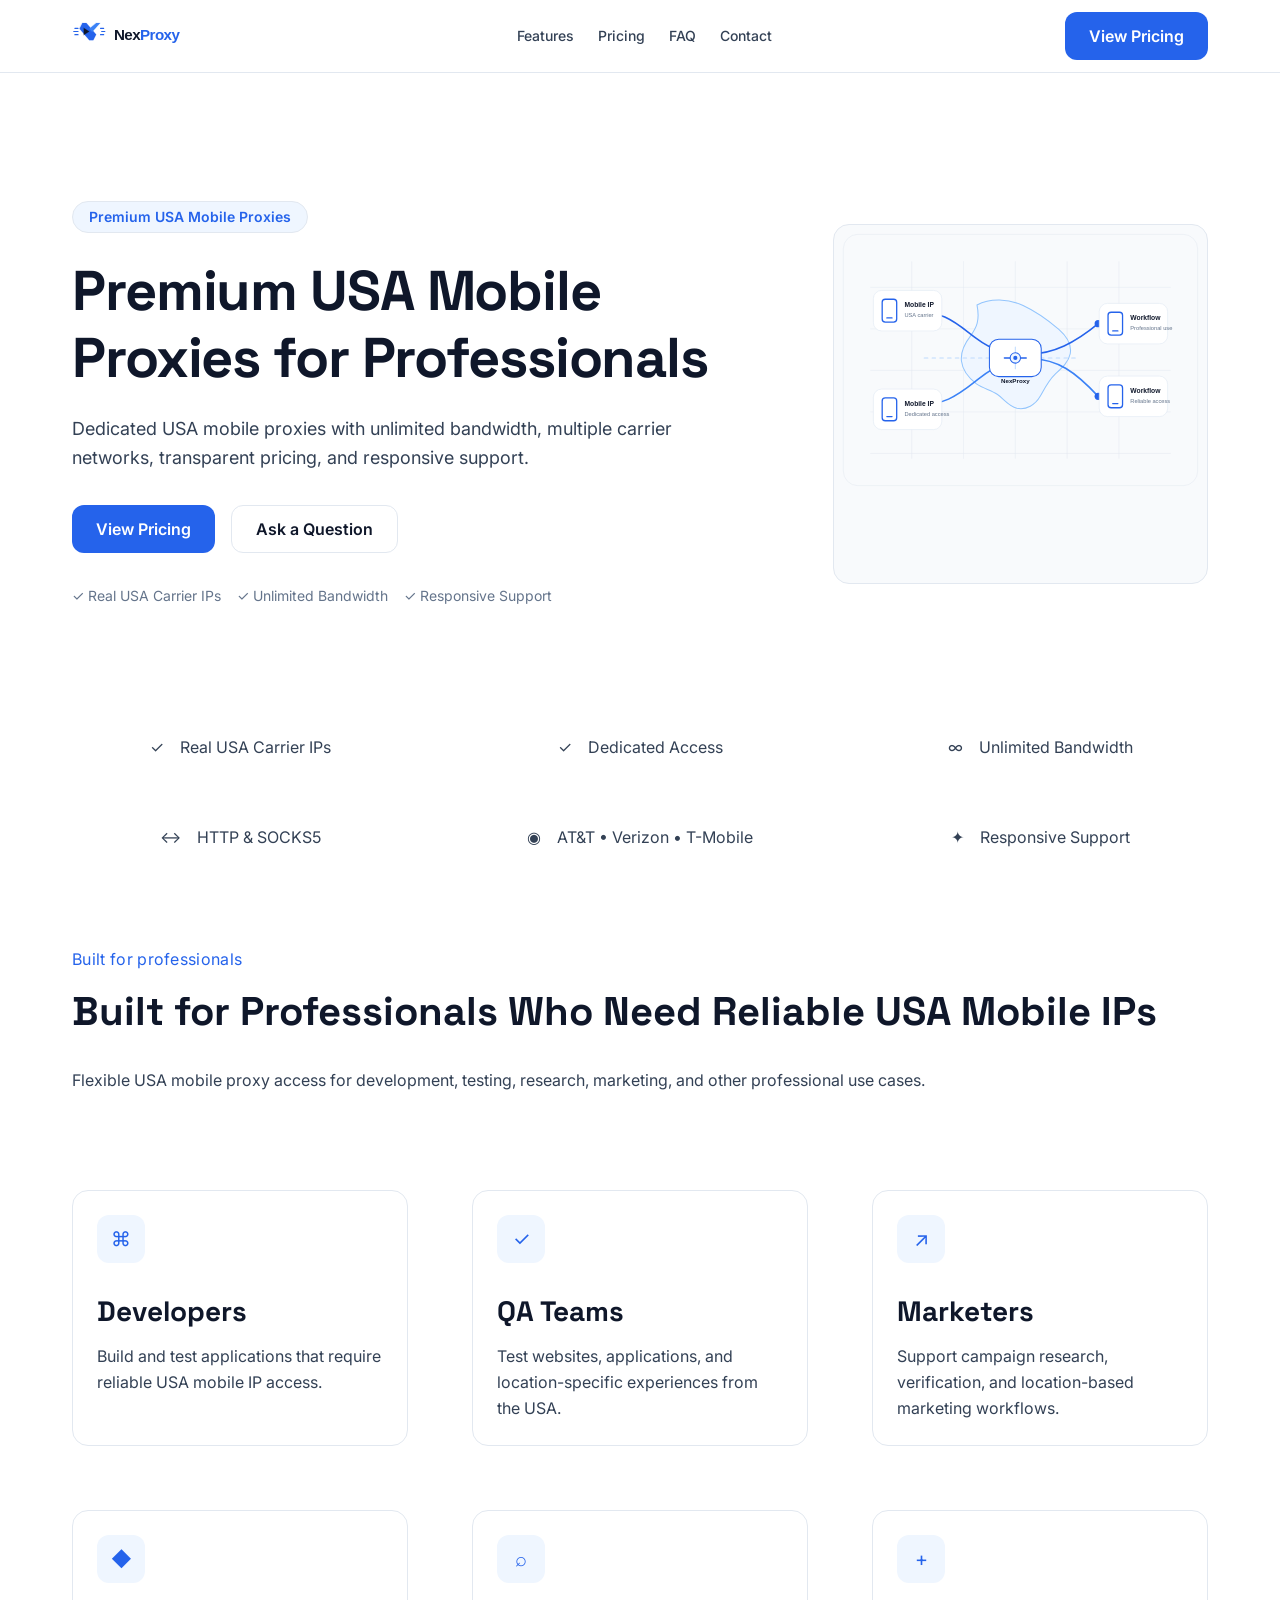
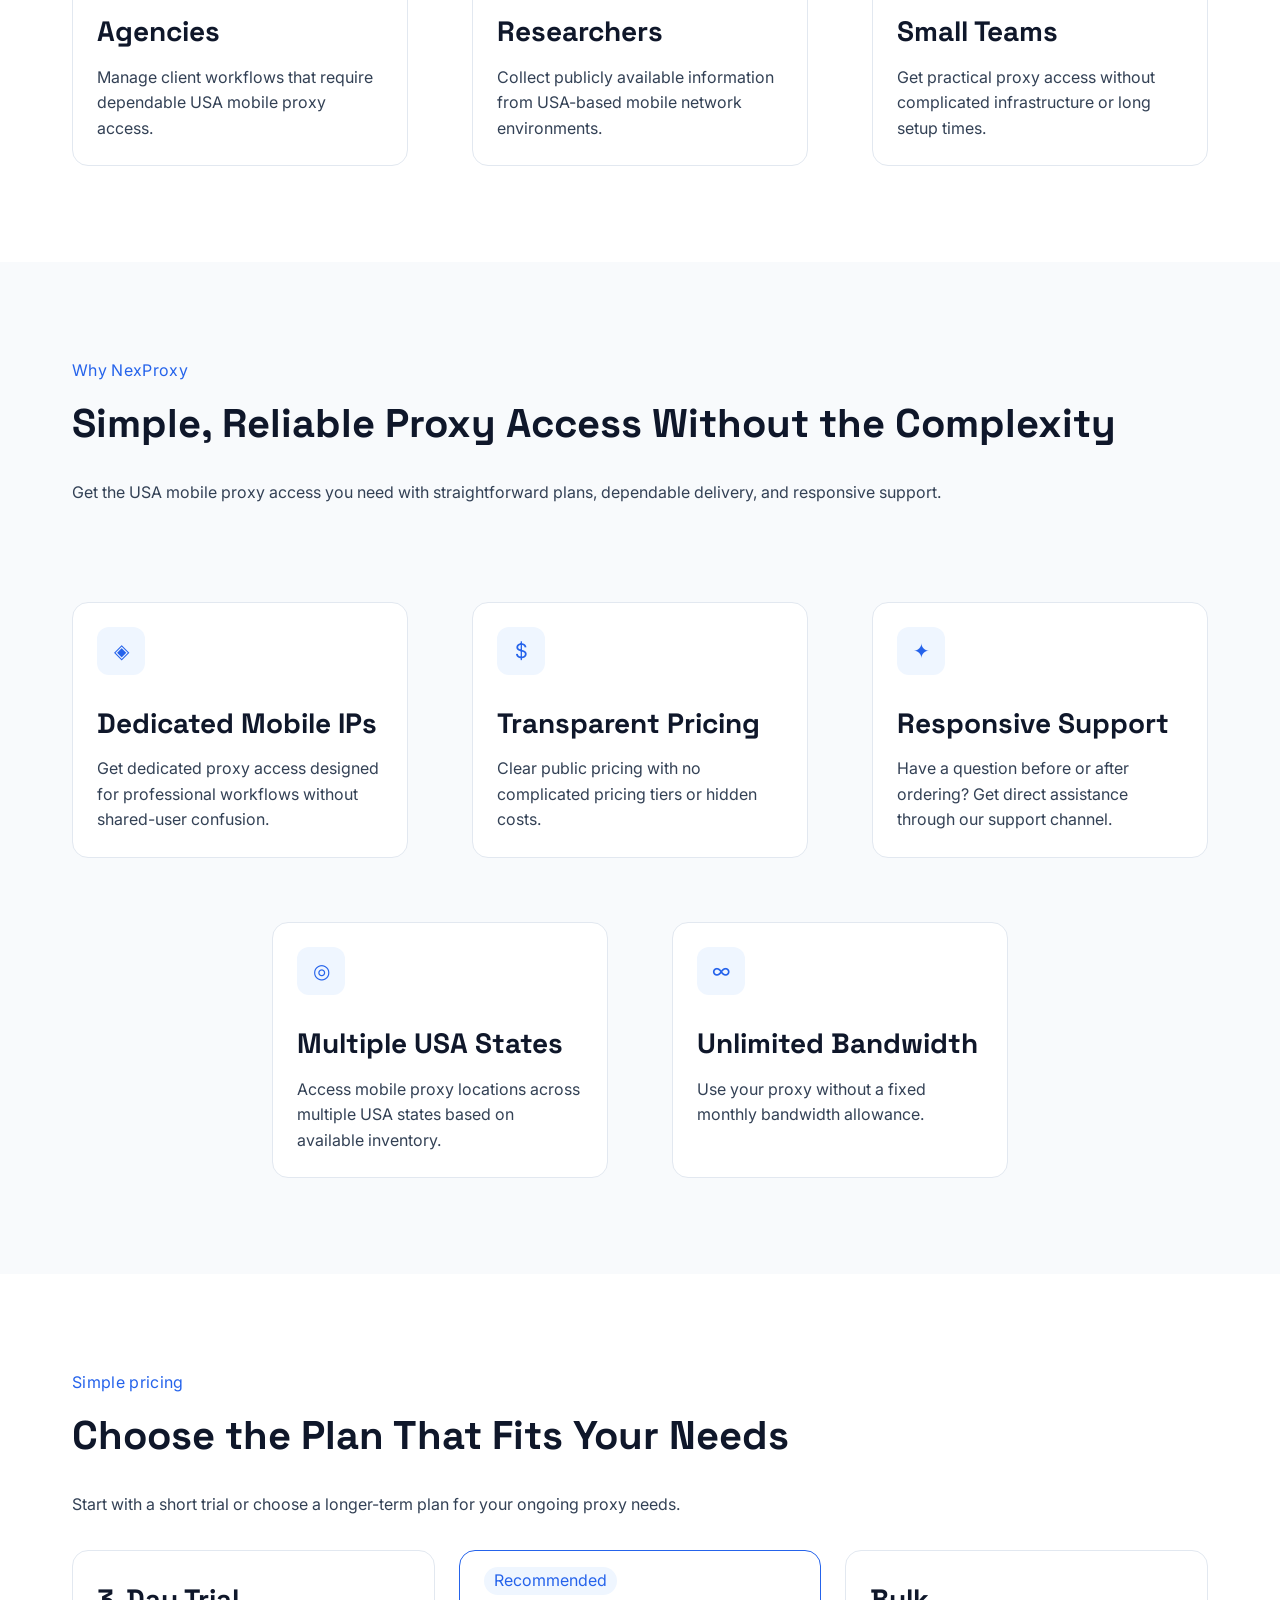
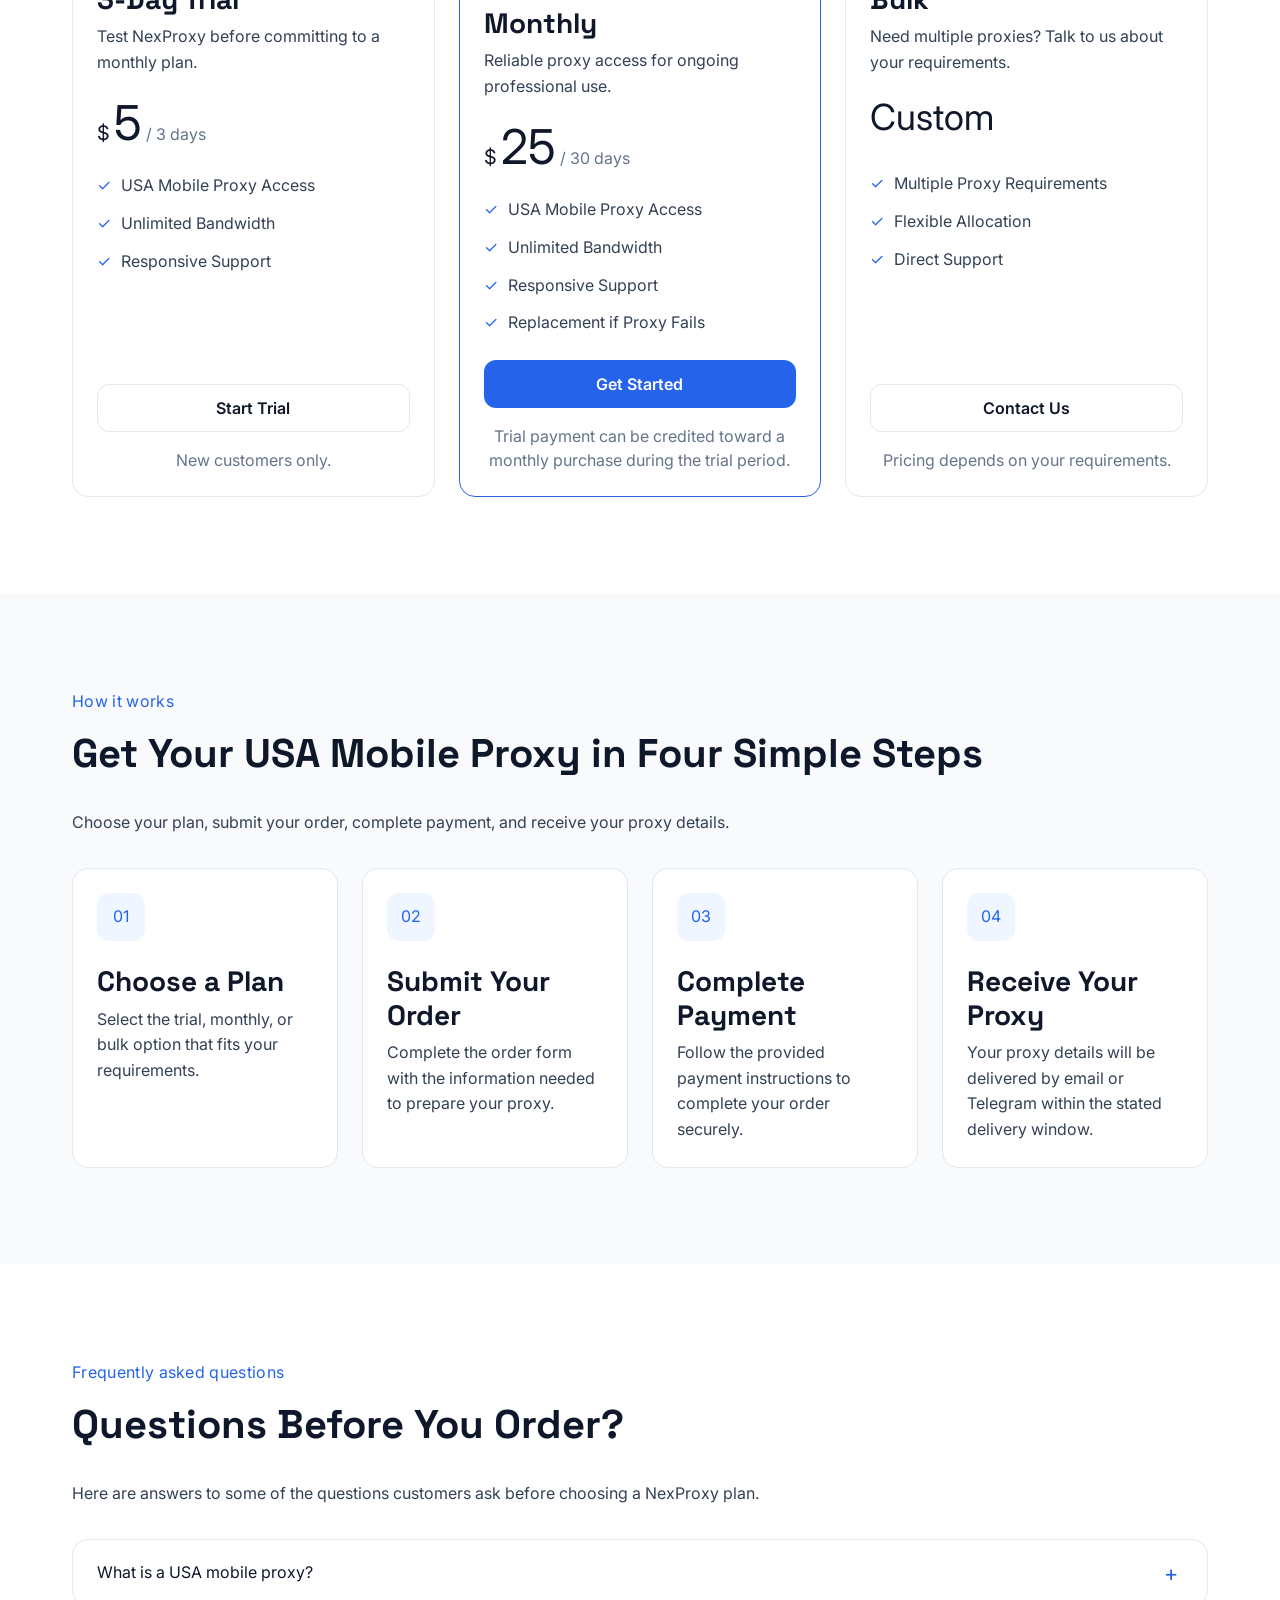
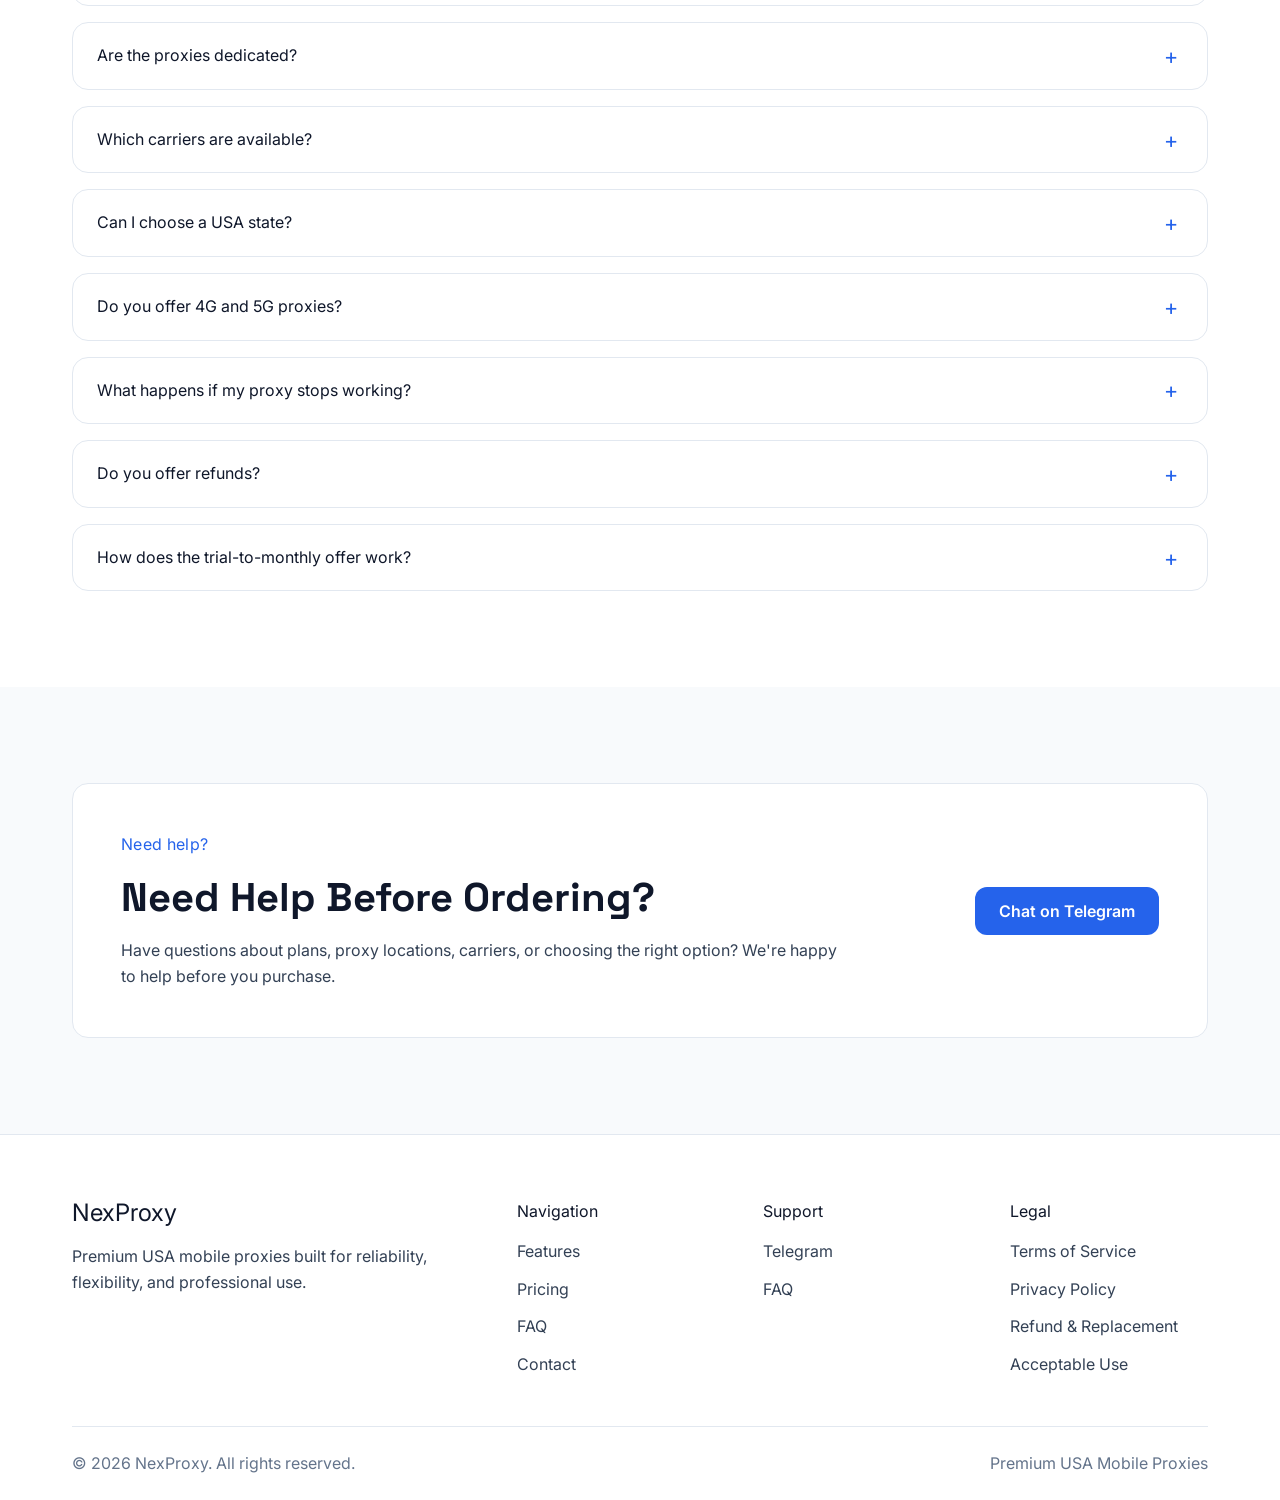
<file: index.html>
﻿<!DOCTYPE html>
<html lang="en">
<head>
    <!-- Basic Meta -->
    <meta charset="UTF-8">
    <meta name="viewport" content="width=device-width, initial-scale=1.0">

    <!-- SEO -->
    <title>NexProxy | Premium USA Mobile Proxies</title>
    <meta
        name="description"
        content="Premium USA mobile proxies with dedicated access, unlimited bandwidth, multiple carrier networks, and responsive support."
    >

    <!-- Search Engine -->
    <meta name="robots" content="index, follow">

    <!-- Theme Color -->
    <meta name="theme-color" content="#0B0F19">

    <!-- Favicon -->
    <link rel="icon" href="logo/favicon.ico">
    <link rel="icon" type="image/svg+xml" href="logo/favicon.svg">
    <link rel="apple-touch-icon" href="logo/apple-touch-icon.png">

    <!-- Google Fonts -->
    <link rel="preconnect" href="https://fonts.googleapis.com">
    <link rel="preconnect" href="https://fonts.gstatic.com" crossorigin>

    <link
        href="https://fonts.googleapis.com/css2?family=Inter:wght@400;500;600;700&family=Space+Grotesk:wght@500;600;700&display=swap"
        rel="stylesheet"
    >

    <!-- Stylesheet -->
    <link rel="stylesheet" href="assets/css/style.css">
</head>

<body>

    <!-- Website content starts here -->
	
	<header class="site-header">
		<div class="container">

			<nav class="navbar">

				<!-- Logo -->
				<a href="./" class="logo" aria-label="NexProxy home">
                            <img src="logo/nexproxy-logo.svg" alt="NexProxy">
                        </a>

				<!-- Navigation -->
				<ul class="nav-menu">
					<li><a href="#features">Features</a></li>
					<li><a href="#pricing">Pricing</a></li>
					<li><a href="#faq">FAQ</a></li>
					<li><a href="#contact">Contact</a></li>
				</ul>

                <button class="nav-toggle"
                        type="button"
                        aria-label="Open navigation menu"
                        aria-expanded="false">
                    <span></span>
                    <span></span>
                    <span></span>
                </button>

				<!-- CTA -->
				<a href="#pricing" class="btn btn-primary">
					View Pricing
				</a>

			</nav>

		</div>
	</header>

	<main>

		<!-- Hero Section Starts Here -->

        <section id="hero" class="hero">
            <div class="container">

                <div class="hero-content">

                    <!-- Left Column -->
                    <div class="hero-text">

                        <span class="hero-badge">
                            Premium USA Mobile Proxies
                        </span>

                        <h1 class="hero-title">
                            Premium USA Mobile Proxies for Professionals
                        </h1>

                        <p class="hero-description">
                            Dedicated USA mobile proxies with unlimited bandwidth,
                            multiple carrier networks, transparent pricing,
                            and responsive support.
                        </p>

                        <div class="hero-buttons">
                            <a href="#pricing" class="btn btn-primary">
                                View Pricing
                            </a>

                            <a href="#contact" class="btn btn-secondary">
                                Ask a Question
                            </a>
                        </div>

                        <ul class="hero-trust">
                            <li>✓ Real USA Carrier IPs</li>
                            <li>✓ Unlimited Bandwidth</li>
                            <li>✓ Responsive Support</li>
                        </ul>

                    </div>

                    <!-- Right Column -->
                    <div class="hero-visual">

                        <div class="hero-illustration">
                            <img
                                src="assets/hero/nexproxy-hero.svg"
                                alt="NexProxy mobile proxy network illustration"
                            >
                        </div>

                    </div>

                </div>

            </div>
        </section>

        <section class="trust-bar" aria-label="NexProxy key benefits">
            <div class="container">

                <ul class="trust-list">

                    <li class="trust-item">
                        <span class="trust-icon" aria-hidden="true">✓</span>
                        <span>Real USA Carrier IPs</span>
                    </li>

                    <li class="trust-item">
                        <span class="trust-icon" aria-hidden="true">✓</span>
                        <span>Dedicated Access</span>
                    </li>

                    <li class="trust-item">
                        <span class="trust-icon" aria-hidden="true">∞</span>
                        <span>Unlimited Bandwidth</span>
                    </li>

                    <li class="trust-item">
                        <span class="trust-icon" aria-hidden="true">↔</span>
                        <span>HTTP &amp; SOCKS5</span>
                    </li>

                    <li class="trust-item">
                        <span class="trust-icon" aria-hidden="true">◉</span>
                        <span>AT&amp;T • Verizon • T-Mobile</span>
                    </li>

                    <li class="trust-item">
                        <span class="trust-icon" aria-hidden="true">✦</span>
                        <span>Responsive Support</span>
                    </li>

                </ul>

            </div>
        </section>

        <section id="audience" class="audience-section">
            <div class="container">

                <div class="section-heading">
                    <span class="section-eyebrow">Built for professionals</span>

                    <h2>
                        Built for Professionals Who Need Reliable USA Mobile IPs
                    </h2>

                    <p>
                        Flexible USA mobile proxy access for development, testing,
                        research, marketing, and other professional use cases.
                    </p>
                </div>

                <div class="audience-grid">

                    <article class="audience-card">
                        <div class="audience-icon" aria-hidden="true">⌘</div>

                        <h3>Developers</h3>

                        <p>
                            Build and test applications that require reliable
                            USA mobile IP access.
                        </p>
                    </article>

                    <article class="audience-card">
                        <div class="audience-icon" aria-hidden="true">✓</div>

                        <h3>QA Teams</h3>

                        <p>
                            Test websites, applications, and location-specific
                            experiences from the USA.
                        </p>
                    </article>

                    <article class="audience-card">
                        <div class="audience-icon" aria-hidden="true">↗</div>

                        <h3>Marketers</h3>

                        <p>
                            Support campaign research, verification, and
                            location-based marketing workflows.
                        </p>
                    </article>

                    <article class="audience-card">
                        <div class="audience-icon" aria-hidden="true">◆</div>

                        <h3>Agencies</h3>

                        <p>
                            Manage client workflows that require dependable
                            USA mobile proxy access.
                        </p>
                    </article>

                    <article class="audience-card">
                        <div class="audience-icon" aria-hidden="true">⌕</div>

                        <h3>Researchers</h3>

                        <p>
                            Collect publicly available information from
                            USA-based mobile network environments.
                        </p>
                    </article>

                    <article class="audience-card">
                        <div class="audience-icon" aria-hidden="true">+</div>

                        <h3>Small Teams</h3>

                        <p>
                            Get practical proxy access without complicated
                            infrastructure or long setup times.
                        </p>
                    </article>

                </div>

            </div>
        </section>

        <section id="features" class="features-section">
            <div class="container">

                <div class="section-heading">
                    <span class="section-eyebrow">Why NexProxy</span>

                    <h2>
                        Simple, Reliable Proxy Access Without the Complexity
                    </h2>

                    <p>
                        Get the USA mobile proxy access you need with straightforward
                        plans, dependable delivery, and responsive support.
                    </p>
                </div>

                <div class="features-grid">

                    <article class="feature-card">
                        <div class="feature-icon" aria-hidden="true">◈</div>

                        <h3>Dedicated Mobile IPs</h3>

                        <p>
                            Get dedicated proxy access designed for professional
                            workflows without shared-user confusion.
                        </p>
                    </article>

                    <article class="feature-card">
                        <div class="feature-icon" aria-hidden="true">$</div>

                        <h3>Transparent Pricing</h3>

                        <p>
                            Clear public pricing with no complicated pricing tiers
                            or hidden costs.
                        </p>
                    </article>

                    <article class="feature-card">
                        <div class="feature-icon" aria-hidden="true">✦</div>

                        <h3>Responsive Support</h3>

                        <p>
                            Have a question before or after ordering? Get direct
                            assistance through our support channel.
                        </p>
                    </article>

                    <article class="feature-card">
                        <div class="feature-icon" aria-hidden="true">◎</div>

                        <h3>Multiple USA States</h3>

                        <p>
                            Access mobile proxy locations across multiple USA states
                            based on available inventory.
                        </p>
                    </article>

                    <article class="feature-card">
                        <div class="feature-icon" aria-hidden="true">∞</div>

                        <h3>Unlimited Bandwidth</h3>

                        <p>
                            Use your proxy without a fixed monthly bandwidth
                            allowance.
                        </p>
                    </article>

                </div>

            </div>
        </section>


        <section id="pricing" class="pricing-section">
            <div class="container">

                <div class="section-heading">
                    <span class="section-eyebrow">Simple pricing</span>

                    <h2>
                        Choose the Plan That Fits Your Needs
                    </h2>

                    <p>
                        Start with a short trial or choose a longer-term plan
                        for your ongoing proxy needs.
                    </p>
                </div>

                <div class="pricing-grid">

                    <!-- Trial Plan -->
                    <article class="pricing-card">
                        <div class="pricing-card-header">

                            <h3>3-Day Trial</h3>

                            <p class="pricing-description">
                                Test NexProxy before committing to a monthly plan.
                            </p>

                        </div>

                        <div class="pricing-price">
                            <span class="price-currency">$</span>
                            <span class="price-amount">5</span>
                            <span class="price-period">/ 3 days</span>
                        </div>

                        <ul class="pricing-features">
                            <li>USA Mobile Proxy Access</li>
                            <li>Unlimited Bandwidth</li>
                            <li>Responsive Support</li>
                        </ul>

                        <a href="./order/" class="btn btn-secondary">
                            Start Trial
                        </a>

                        <p class="pricing-note">
                            New customers only.
                        </p>

                    </article>


                    <!-- Monthly Plan -->
                    <article class="pricing-card pricing-card-featured">

                        <div class="pricing-badge">
                            Recommended
                        </div>

                        <div class="pricing-card-header">

                            <h3>Monthly</h3>

                            <p class="pricing-description">
                                Reliable proxy access for ongoing professional use.
                            </p>

                        </div>

                        <div class="pricing-price">
                            <span class="price-currency">$</span>
                            <span class="price-amount">25</span>
                            <span class="price-period">/ 30 days</span>
                        </div>

                        <ul class="pricing-features">
                            <li>USA Mobile Proxy Access</li>
                            <li>Unlimited Bandwidth</li>
                            <li>Responsive Support</li>
                            <li>Replacement if Proxy Fails</li>
                        </ul>

                        <a href="./order/" class="btn btn-primary">
                            Get Started
                        </a>

                        <p class="pricing-note">
                            Trial payment can be credited toward a monthly purchase
                            during the trial period.
                        </p>

                    </article>


                    <!-- Bulk Plan -->
                    <article class="pricing-card">

                        <div class="pricing-card-header">

                            <h3>Bulk</h3>

                            <p class="pricing-description">
                                Need multiple proxies? Talk to us about your
                                requirements.
                            </p>

                        </div>

                        <div class="pricing-price pricing-price-custom">
                            <span class="price-custom-text">
                                Custom
                            </span>
                        </div>

                        <ul class="pricing-features">
                            <li>Multiple Proxy Requirements</li>
                            <li>Flexible Allocation</li>
                            <li>Direct Support</li>
                        </ul>

                        <a href="https://t.me/NexProxyHQ" class="btn btn-secondary" target="_blank" rel="noopener noreferrer">
                            Contact Us
                        </a>

                        <p class="pricing-note">
                            Pricing depends on your requirements.
                        </p>

                    </article>

                </div>

            </div>
        </section>

        <section id="process" class="process-section">
            <div class="container">

                <div class="section-heading">
                    <span class="section-eyebrow">How it works</span>

                    <h2>
                        Get Your USA Mobile Proxy in Four Simple Steps
                    </h2>

                    <p>
                        Choose your plan, submit your order, complete payment,
                        and receive your proxy details.
                    </p>
                </div>

                <div class="process-grid">

                    <!-- Step 1 -->
                    <article class="process-card">
                        <div class="process-number" aria-hidden="true">
                            01
                        </div>

                        <h3>Choose a Plan</h3>

                        <p>
                            Select the trial, monthly, or bulk option that
                            fits your requirements.
                        </p>
                    </article>

                    <!-- Step 2 -->
                    <article class="process-card">
                        <div class="process-number" aria-hidden="true">
                            02
                        </div>

                        <h3>Submit Your Order</h3>

                        <p>
                            Complete the order form with the information
                            needed to prepare your proxy.
                        </p>
                    </article>

                    <!-- Step 3 -->
                    <article class="process-card">
                        <div class="process-number" aria-hidden="true">
                            03
                        </div>

                        <h3>Complete Payment</h3>

                        <p>
                            Follow the provided payment instructions to
                            complete your order securely.
                        </p>
                    </article>

                    <!-- Step 4 -->
                    <article class="process-card">
                        <div class="process-number" aria-hidden="true">
                            04
                        </div>

                        <h3>Receive Your Proxy</h3>

                        <p>
                            Your proxy details will be delivered by email
                            or Telegram within the stated delivery window.
                        </p>
                    </article>

                </div>

            </div>
        </section>

        <section id="faq" class="faq-section">
            <div class="container">

                <div class="section-heading">
                    <span class="section-eyebrow">Frequently asked questions</span>

                    <h2>
                        Questions Before You Order?
                    </h2>

                    <p>
                        Here are answers to some of the questions customers ask
                        before choosing a NexProxy plan.
                    </p>
                </div>

                <div class="faq-list">

                    <details class="faq-item">
                        <summary>
                            What is a USA mobile proxy?
                        </summary>

                        <div class="faq-answer">
                            <p>
                                A USA mobile proxy routes your internet traffic
                                through a mobile network connection in the United
                                States, giving your connection a USA mobile IP.
                            </p>
                        </div>
                    </details>


                    <details class="faq-item">
                        <summary>
                            Are the proxies dedicated?
                        </summary>

                        <div class="faq-answer">
                            <p>
                                NexProxy provides dedicated proxy access for
                                customers. Proxy availability and network
                                characteristics may vary depending on the assigned
                                proxy.
                            </p>
                        </div>
                    </details>


                    <details class="faq-item">
                        <summary>
                            Which carriers are available?
                        </summary>

                        <div class="faq-answer">
                            <p>
                                Our USA mobile proxy inventory may include
                                AT&amp;T, Verizon, and T-Mobile networks.
                                Carrier availability depends on current inventory.
                            </p>
                        </div>
                    </details>


                    <details class="faq-item">
                        <summary>
                            Can I choose a USA state?
                        </summary>

                        <div class="faq-answer">
                            <p>
                                Yes, state selection may be available when the
                                requested location is in stock. If a specific state
                                is unavailable, we may assign another available
                                USA location.
                            </p>
                        </div>
                    </details>


                    <details class="faq-item">
                        <summary>
                            Do you offer 4G and 5G proxies?
                        </summary>

                        <div class="faq-answer">
                            <p>
                                Our inventory includes both 4G and 5G mobile proxies.
                                Availability depends on the proxy currently in stock.
                                Both types may be offered under the same package
                                pricing.
                            </p>
                        </div>
                    </details>


                    <details class="faq-item">
                        <summary>
                            What happens if my proxy stops working?
                        </summary>

                        <div class="faq-answer">
                            <p>
                                If your assigned proxy becomes unavailable or stops
                                working, contact our support team. We will provide
                                a replacement proxy when the issue is confirmed.
                            </p>
                        </div>
                    </details>


                    <details class="faq-item">
                        <summary>
                            Do you offer refunds?
                        </summary>

                        <div class="faq-answer">
                            <p>
                                Purchases are non-refundable. If there is a problem
                                with your proxy, please contact support so we can
                                provide a replacement when applicable.
                            </p>
                        </div>
                    </details>


                    <details class="faq-item">
                        <summary>
                            How does the trial-to-monthly offer work?
                        </summary>

                        <div class="faq-answer">
                            <p>
                                New customers can purchase the 3-day trial for $5.
                                If they purchase a monthly plan during the trial
                                period, the $5 trial payment is credited toward the
                                monthly price. The monthly period then includes the
                                original 3 trial days plus the new 30-day period.
                            </p>

                            <p>
                                Customers who renew early or confirm their renewal
                                before their current package expires may also qualify
                                for the applicable renewal discount.
                            </p>
                        </div>
                    </details>

                </div>

            </div>
        </section>

        <section id="contact" class="contact-section">
            <div class="container">

                <div class="contact-content">

                    <div class="contact-text">

                        <span class="section-eyebrow">
                            Need help?
                        </span>

                        <h2>
                            Need Help Before Ordering?
                        </h2>

                        <p>
                            Have questions about plans, proxy locations, carriers,
                            or choosing the right option? We're happy to help
                            before you purchase.
                        </p>

                    </div>

                    <div class="contact-action">

                        <a
                            href="https://t.me/NexProxyHQ"
                            class="btn btn-primary"
                            target="_blank"
                            rel="noopener noreferrer"
                        >
                            Chat on Telegram
                        </a>

                    </div>

                </div>

            </div>
        </section>

	</main>

    <footer class="site-footer">
        <div class="container">

            <div class="footer-grid">

                <!-- Brand -->
                <div class="footer-brand">

                    <a href="./" class="footer-logo">
                        NexProxy
                    </a>

                    <p>
                        Premium USA mobile proxies built for reliability,
                        flexibility, and professional use.
                    </p>

                </div>


                <!-- Navigation -->
                <div class="footer-column">

                    <h2 class="footer-heading">
                        Navigation
                    </h2>

                    <ul class="footer-links">
                        <li>
                            <a href="#features">Features</a>
                        </li>

                        <li>
                            <a href="#pricing">Pricing</a>
                        </li>

                        <li>
                            <a href="#faq">FAQ</a>
                        </li>

                        <li>
                            <a href="#contact">Contact</a>
                        </li>
                    </ul>

                </div>


                <!-- Support -->
                <div class="footer-column">

                    <h2 class="footer-heading">
                        Support
                    </h2>

                    <ul class="footer-links">
                        <li>
                            <a
                                href="https://t.me/NexProxyHQ"
                                target="_blank"
                                rel="noopener noreferrer"
                            >
                                Telegram
                            </a>
                        </li>

                        <li>
                            <a href="#faq">
                                FAQ
                            </a>
                        </li>
                    </ul>

                </div>


                <!-- Legal -->
                <div class="footer-column">

                    <h2 class="footer-heading">
                        Legal
                    </h2>

                    <ul class="footer-links">
                        <li><a href="terms/">Terms of Service</a></li>
                        <li><a href="privacy/">Privacy Policy</a></li>
                        <li><a href="refund-policy/">Refund &amp; Replacement</a></li>
                        <li><a href="acceptable-use/">Acceptable Use</a></li>
                    </ul>

                </div>

            </div>


            <!-- Footer Bottom -->
            <div class="footer-bottom">

                <p>
                    &copy; 2026 NexProxy. All rights reserved.
                </p>

                <p>
                    Premium USA Mobile Proxies
                </p>

            </div>

        </div>
    </footer>

    <script src="assets/js/main.js" defer></script>

</body>
</html>
</file>
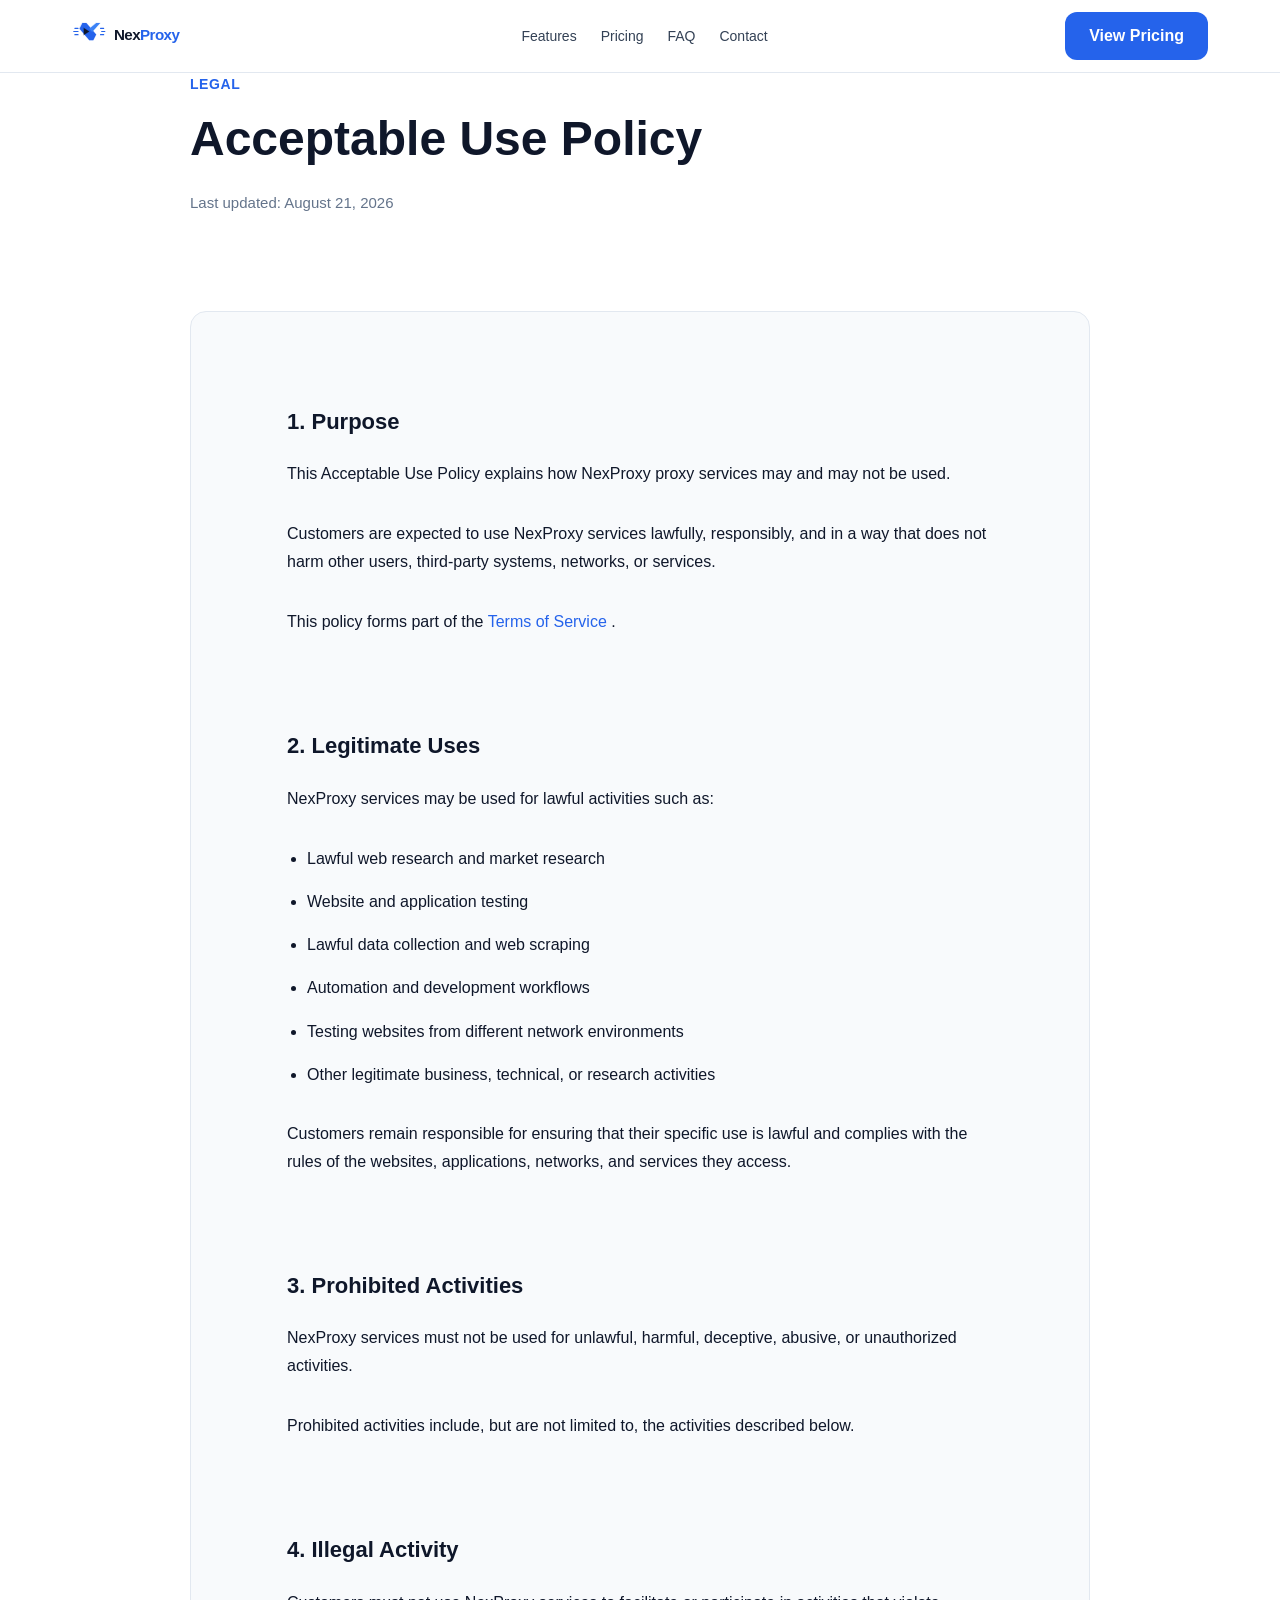
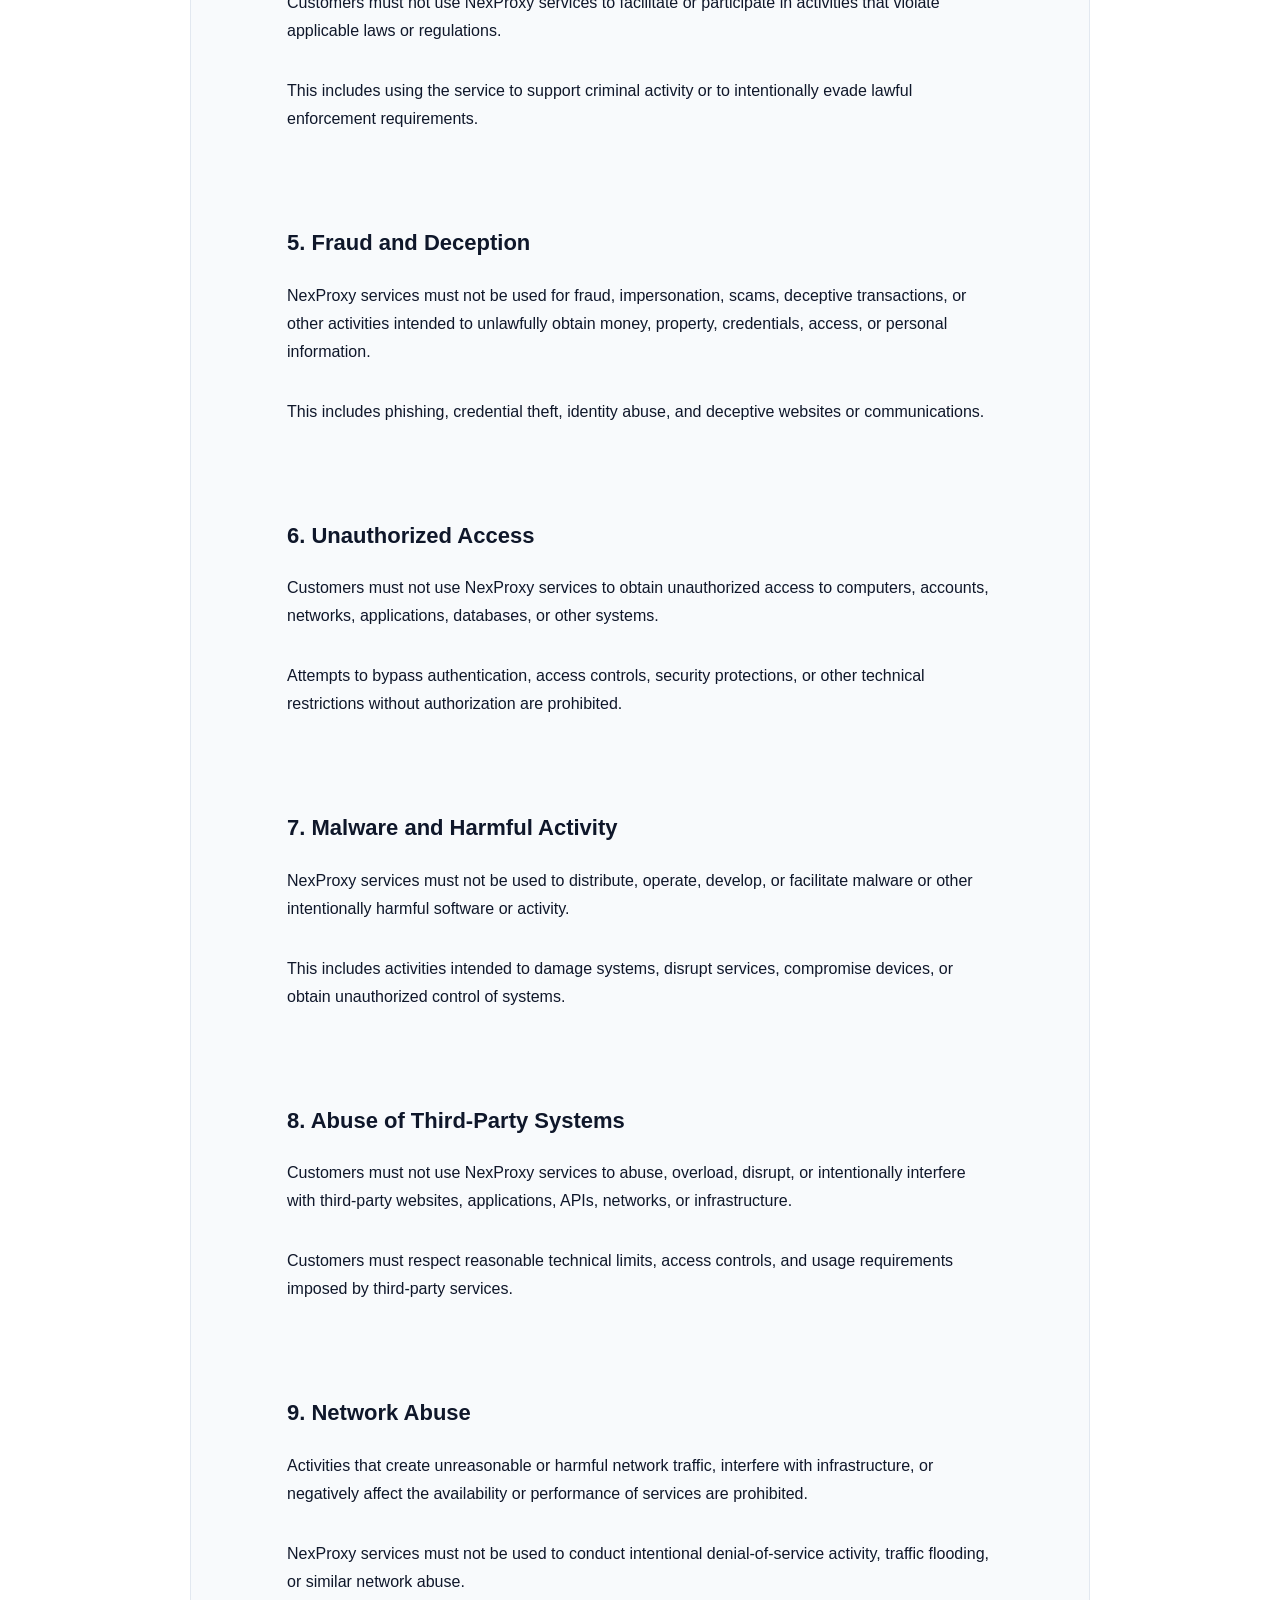
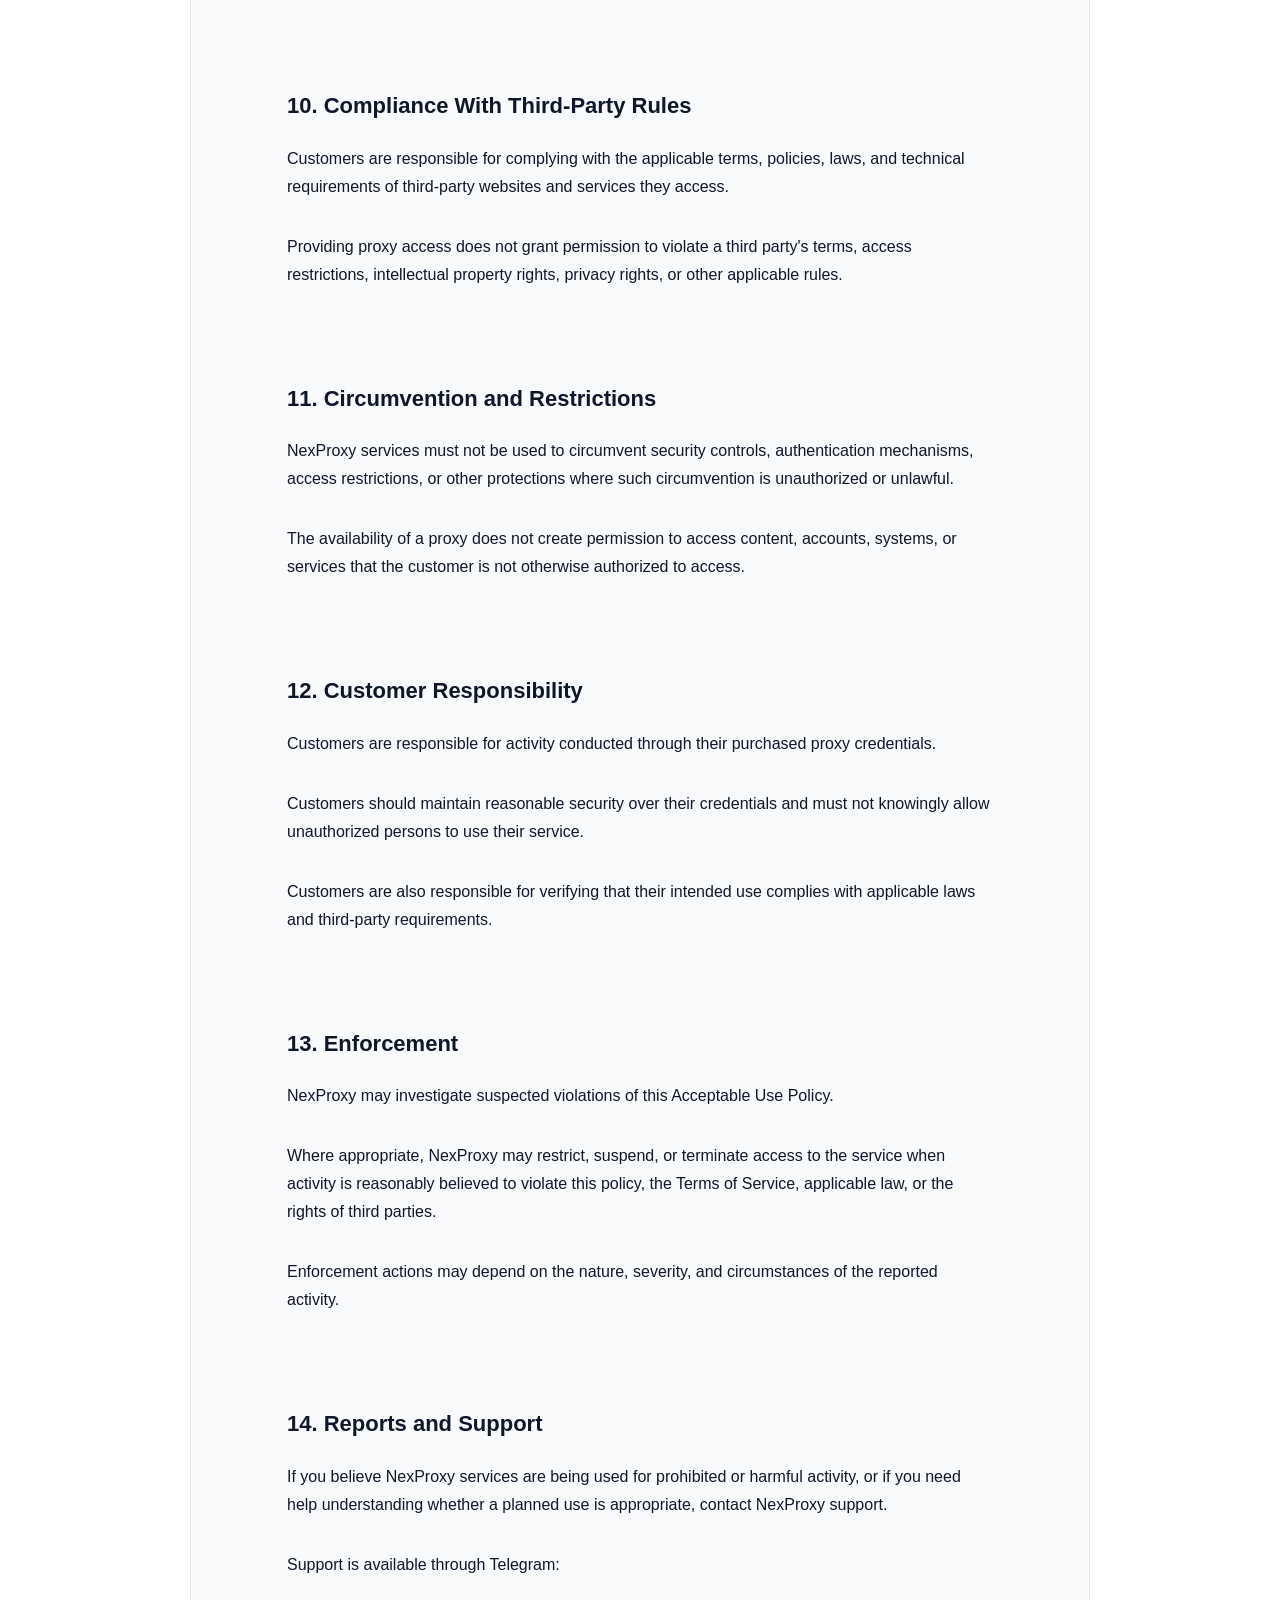
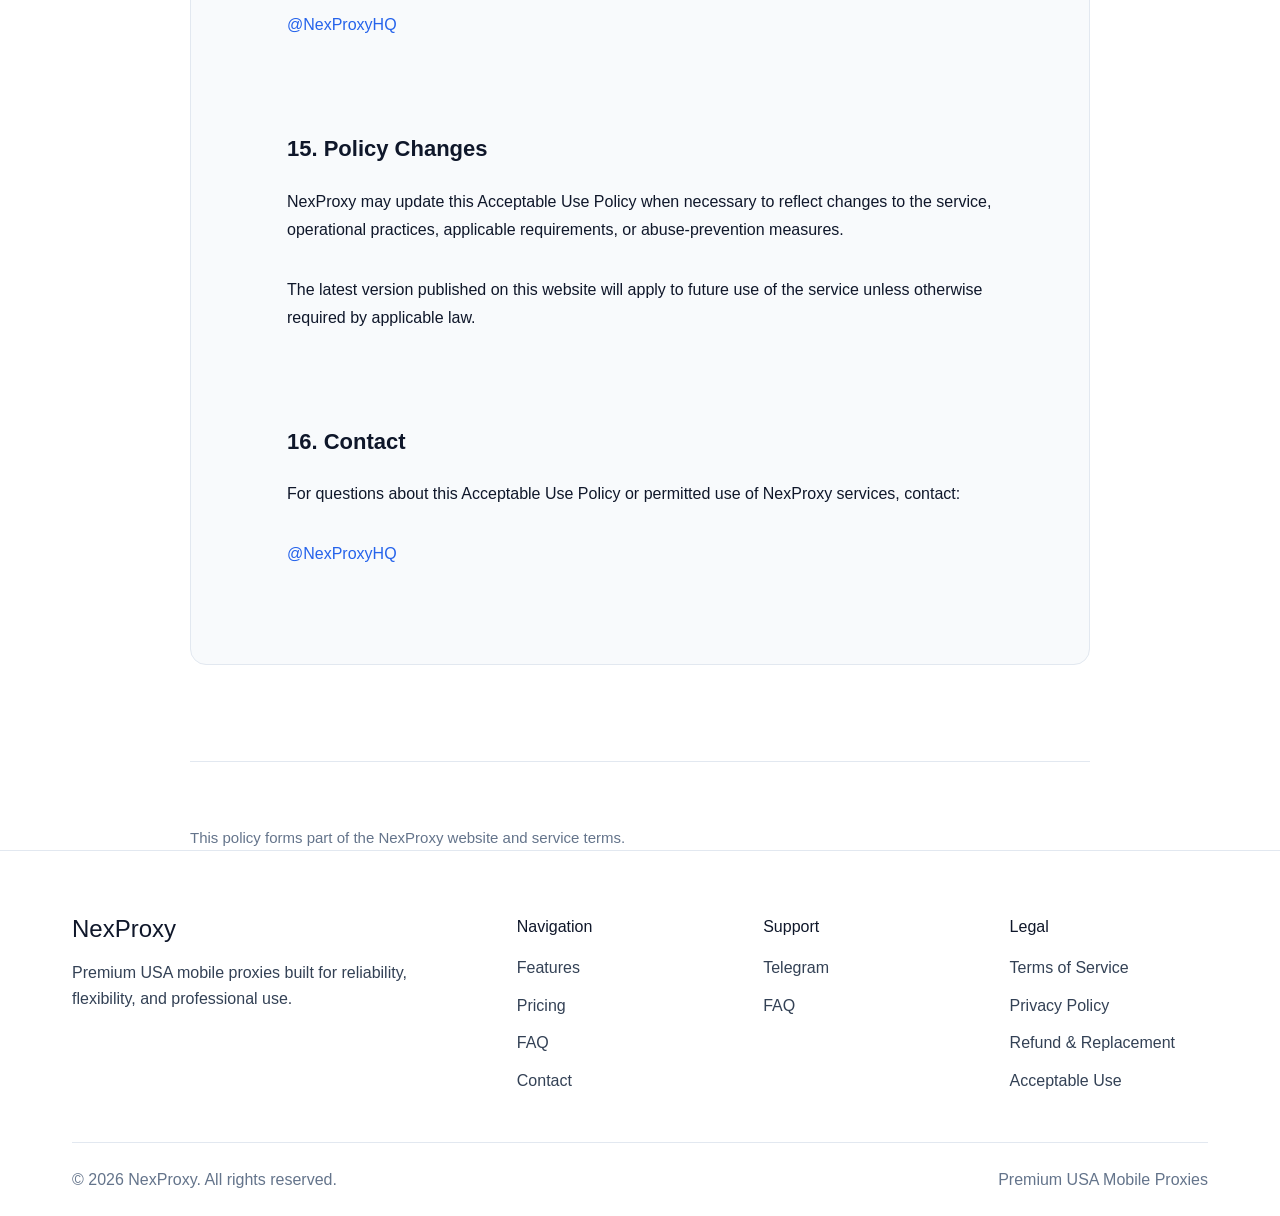
<file: acceptable-use/index.html>
<!DOCTYPE html>
<html lang="en">
<head>
    <meta charset="UTF-8">
    <meta
        name="viewport"
        content="width=device-width, initial-scale=1.0"
    >
    <meta
        name="description"
        content="NexProxy Acceptable Use Policy describing permitted and prohibited uses of NexProxy proxy services."
    >

    <title>Acceptable Use Policy | NexProxy</title>

    <link rel="icon" href="../logo/favicon.ico">
    <link
        rel="icon"
        type="image/svg+xml"
        href="../logo/favicon.svg"
    >
    <link
        rel="apple-touch-icon"
        href="../logo/apple-touch-icon.png"
    >

    <link rel="stylesheet" href="../assets/css/style.css">
    <link rel="stylesheet" href="../assets/css/legal.css">
</head>

<body class="legal-page">

    <header class="site-header">
        <div class="container">
            <nav class="navbar">

                <a
                    href="../"
                    class="logo"
                    aria-label="NexProxy home"
                >
                    <img
                        src="../logo/nexproxy-logo.svg"
                        alt="NexProxy"
                    >
                </a>

                <ul class="nav-menu">
                    <li>
                        <a href="../#features">Features</a>
                    </li>
                    <li>
                        <a href="../#pricing">Pricing</a>
                    </li>
                    <li>
                        <a href="../#faq">FAQ</a>
                    </li>
                    <li>
                        <a href="../#contact">Contact</a>
                    </li>
                </ul>

                <button
                    class="nav-toggle"
                    type="button"
                    aria-label="Open navigation menu"
                    aria-expanded="false"
                >
                    <span></span>
                    <span></span>
                    <span></span>
                </button>

                <a
                    href="../#pricing"
                    class="btn btn-primary"
                >
                    View Pricing
                </a>

            </nav>
        </div>
    </header>

    <main class="legal-main">
        <div class="legal-container">

            <header class="legal-header">
                <p class="legal-eyebrow">Legal</p>

                <h1 class="legal-title">
                    Acceptable Use Policy
                </h1>

                <p class="legal-updated">
                    Last updated: August 21, 2026
                </p>
            </header>

            <article class="legal-content">

                <section>
                    <h2>1. Purpose</h2>

                    <p>
                        This Acceptable Use Policy explains how NexProxy
                        proxy services may and may not be used.
                    </p>

                    <p>
                        Customers are expected to use NexProxy services
                        lawfully, responsibly, and in a way that does not
                        harm other users, third-party systems, networks,
                        or services.
                    </p>

                    <p>
                        This policy forms part of the
                        <a href="../terms/">
                            Terms of Service
                        </a>.
                    </p>
                </section>

                <section>
                    <h2>2. Legitimate Uses</h2>

                    <p>
                        NexProxy services may be used for lawful activities
                        such as:
                    </p>

                    <ul>
                        <li>
                            Lawful web research and market research
                        </li>
                        <li>
                            Website and application testing
                        </li>
                        <li>
                            Lawful data collection and web scraping
                        </li>
                        <li>
                            Automation and development workflows
                        </li>
                        <li>
                            Testing websites from different network
                            environments
                        </li>
                        <li>
                            Other legitimate business, technical, or
                            research activities
                        </li>
                    </ul>

                    <p>
                        Customers remain responsible for ensuring that their
                        specific use is lawful and complies with the rules
                        of the websites, applications, networks, and services
                        they access.
                    </p>
                </section>

                <section>
                    <h2>3. Prohibited Activities</h2>

                    <p>
                        NexProxy services must not be used for unlawful,
                        harmful, deceptive, abusive, or unauthorized
                        activities.
                    </p>

                    <p>
                        Prohibited activities include, but are not limited to,
                        the activities described below.
                    </p>
                </section>

                <section>
                    <h2>4. Illegal Activity</h2>

                    <p>
                        Customers must not use NexProxy services to facilitate
                        or participate in activities that violate applicable
                        laws or regulations.
                    </p>

                    <p>
                        This includes using the service to support criminal
                        activity or to intentionally evade lawful enforcement
                        requirements.
                    </p>
                </section>

                <section>
                    <h2>5. Fraud and Deception</h2>

                    <p>
                        NexProxy services must not be used for fraud,
                        impersonation, scams, deceptive transactions, or
                        other activities intended to unlawfully obtain money,
                        property, credentials, access, or personal information.
                    </p>

                    <p>
                        This includes phishing, credential theft, identity
                        abuse, and deceptive websites or communications.
                    </p>
                </section>

                <section>
                    <h2>6. Unauthorized Access</h2>

                    <p>
                        Customers must not use NexProxy services to obtain
                        unauthorized access to computers, accounts, networks,
                        applications, databases, or other systems.
                    </p>

                    <p>
                        Attempts to bypass authentication, access controls,
                        security protections, or other technical restrictions
                        without authorization are prohibited.
                    </p>
                </section>

                <section>
                    <h2>7. Malware and Harmful Activity</h2>

                    <p>
                        NexProxy services must not be used to distribute,
                        operate, develop, or facilitate malware or other
                        intentionally harmful software or activity.
                    </p>

                    <p>
                        This includes activities intended to damage systems,
                        disrupt services, compromise devices, or obtain
                        unauthorized control of systems.
                    </p>
                </section>

                <section>
                    <h2>8. Abuse of Third-Party Systems</h2>

                    <p>
                        Customers must not use NexProxy services to abuse,
                        overload, disrupt, or intentionally interfere with
                        third-party websites, applications, APIs, networks,
                        or infrastructure.
                    </p>

                    <p>
                        Customers must respect reasonable technical limits,
                        access controls, and usage requirements imposed by
                        third-party services.
                    </p>
                </section>

                <section>
                    <h2>9. Network Abuse</h2>

                    <p>
                        Activities that create unreasonable or harmful network
                        traffic, interfere with infrastructure, or negatively
                        affect the availability or performance of services
                        are prohibited.
                    </p>

                    <p>
                        NexProxy services must not be used to conduct
                        intentional denial-of-service activity, traffic
                        flooding, or similar network abuse.
                    </p>
                </section>

                <section>
                    <h2>10. Compliance With Third-Party Rules</h2>

                    <p>
                        Customers are responsible for complying with the
                        applicable terms, policies, laws, and technical
                        requirements of third-party websites and services
                        they access.
                    </p>

                    <p>
                        Providing proxy access does not grant permission to
                        violate a third party's terms, access restrictions,
                        intellectual property rights, privacy rights, or
                        other applicable rules.
                    </p>
                </section>

                <section>
                    <h2>11. Circumvention and Restrictions</h2>

                    <p>
                        NexProxy services must not be used to circumvent
                        security controls, authentication mechanisms, access
                        restrictions, or other protections where such
                        circumvention is unauthorized or unlawful.
                    </p>

                    <p>
                        The availability of a proxy does not create permission
                        to access content, accounts, systems, or services that
                        the customer is not otherwise authorized to access.
                    </p>
                </section>

                <section>
                    <h2>12. Customer Responsibility</h2>

                    <p>
                        Customers are responsible for activity conducted
                        through their purchased proxy credentials.
                    </p>

                    <p>
                        Customers should maintain reasonable security over
                        their credentials and must not knowingly allow
                        unauthorized persons to use their service.
                    </p>

                    <p>
                        Customers are also responsible for verifying that
                        their intended use complies with applicable laws and
                        third-party requirements.
                    </p>
                </section>

                <section>
                    <h2>13. Enforcement</h2>

                    <p>
                        NexProxy may investigate suspected violations of this
                        Acceptable Use Policy.
                    </p>

                    <p>
                        Where appropriate, NexProxy may restrict, suspend, or
                        terminate access to the service when activity is
                        reasonably believed to violate this policy, the
                        Terms of Service, applicable law, or the rights of
                        third parties.
                    </p>

                    <p>
                        Enforcement actions may depend on the nature,
                        severity, and circumstances of the reported activity.
                    </p>
                </section>

                <section>
                    <h2>14. Reports and Support</h2>

                    <p>
                        If you believe NexProxy services are being used for
                        prohibited or harmful activity, or if you need help
                        understanding whether a planned use is appropriate,
                        contact NexProxy support.
                    </p>

                    <p>
                        Support is available through Telegram:
                    </p>

                    <p>
                        <a
                            href="https://t.me/NexProxyHQ"
                            target="_blank"
                            rel="noopener noreferrer"
                        >
                            @NexProxyHQ
                        </a>
                    </p>
                </section>

                <section>
                    <h2>15. Policy Changes</h2>

                    <p>
                        NexProxy may update this Acceptable Use Policy when
                        necessary to reflect changes to the service,
                        operational practices, applicable requirements, or
                        abuse-prevention measures.
                    </p>

                    <p>
                        The latest version published on this website will
                        apply to future use of the service unless otherwise
                        required by applicable law.
                    </p>
                </section>

                <section>
                    <h2>16. Contact</h2>

                    <p>
                        For questions about this Acceptable Use Policy or
                        permitted use of NexProxy services, contact:
                    </p>

                    <p>
                        <a
                            href="https://t.me/NexProxyHQ"
                            target="_blank"
                            rel="noopener noreferrer"
                        >
                            @NexProxyHQ
                        </a>
                    </p>
                </section>

            </article>

            <div class="legal-footer">
                <p>
                    This policy forms part of the NexProxy website and
                    service terms.
                </p>
            </div>

        </div>
    </main>

    <footer class="site-footer">
        <div class="container">

            <div class="footer-grid">

                <div class="footer-brand">
                    <a
                        href="../"
                        class="footer-logo"
                    >
                        NexProxy
                    </a>

                    <p>
                        Premium USA mobile proxies built for reliability,
                        flexibility, and professional use.
                    </p>
                </div>

                <div class="footer-column">
                    <h2 class="footer-heading">
                        Navigation
                    </h2>

                    <ul class="footer-links">
                        <li>
                            <a href="../#features">
                                Features
                            </a>
                        </li>
                        <li>
                            <a href="../#pricing">
                                Pricing
                            </a>
                        </li>
                        <li>
                            <a href="../#faq">
                                FAQ
                            </a>
                        </li>
                        <li>
                            <a href="../#contact">
                                Contact
                            </a>
                        </li>
                    </ul>
                </div>

                <div class="footer-column">
                    <h2 class="footer-heading">
                        Support
                    </h2>

                    <ul class="footer-links">
                        <li>
                            <a
                                href="https://t.me/NexProxyHQ"
                                target="_blank"
                                rel="noopener noreferrer"
                            >
                                Telegram
                            </a>
                        </li>
                        <li>
                            <a href="../#faq">
                                FAQ
                            </a>
                        </li>
                    </ul>
                </div>

                <div class="footer-column">
                    <h2 class="footer-heading">
                        Legal
                    </h2>

                    <ul class="footer-links">
                        <li>
                            <a href="../terms/">
                                Terms of Service
                            </a>
                        </li>
                        <li>
                            <a href="../privacy/">
                                Privacy Policy
                            </a>
                        </li>
                        <li>
                            <a href="../refund-policy/">
                                Refund &amp; Replacement
                            </a>
                        </li>
                        <li>
                            <a href="./">
                                Acceptable Use
                            </a>
                        </li>
                    </ul>
                </div>

            </div>

            <div class="footer-bottom">
                <p>
                    &copy; 2026 NexProxy. All rights reserved.
                </p>

                <p>
                    Premium USA Mobile Proxies
                </p>
            </div>

        </div>
    </footer>

    <script src="../assets/js/main.js" defer></script>

</body>
</html>
</file>
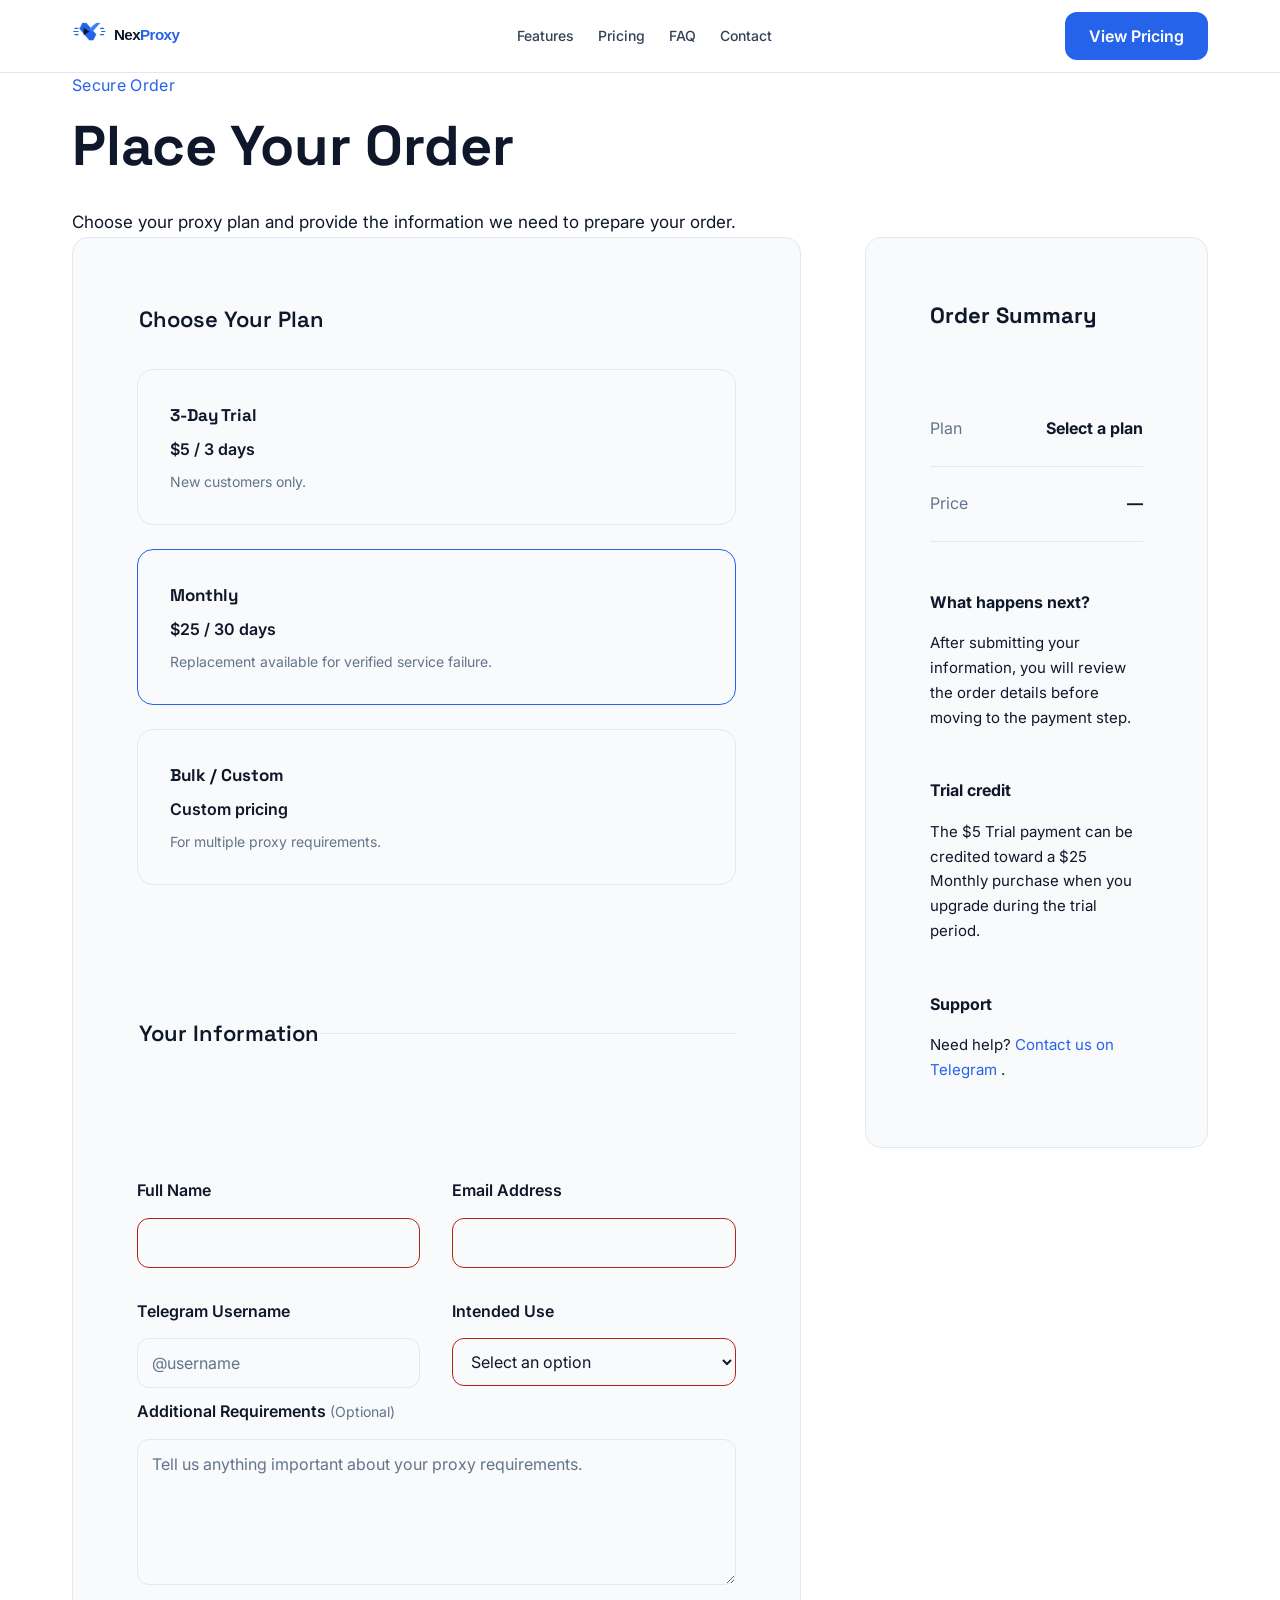
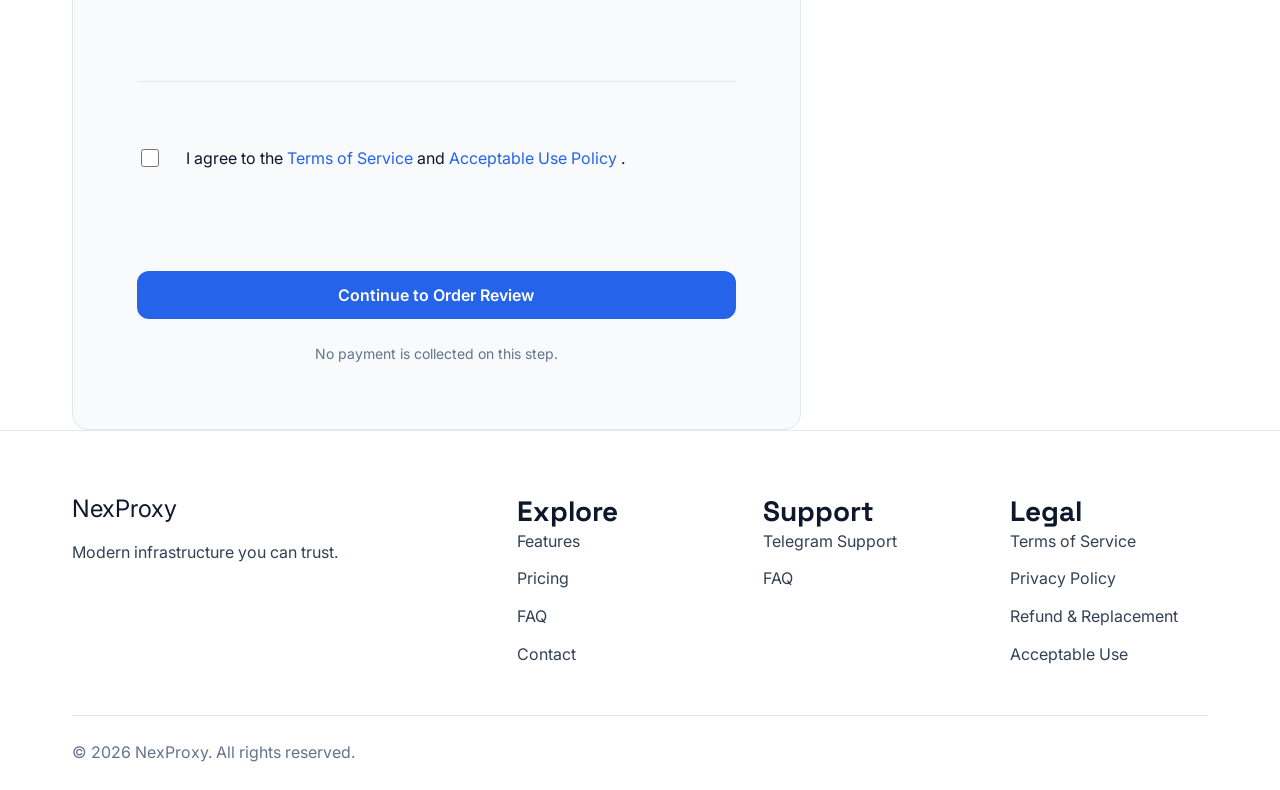
<file: order/index.html>
<!DOCTYPE html>
<html lang="en">
<head>
    <meta charset="UTF-8">
    <meta
        name="viewport"
        content="width=device-width, initial-scale=1.0"
    >

    <title>Place Your Order | NexProxy</title>

    <meta
        name="description"
        content="Place your NexProxy USA mobile proxy order."
    >

    <!-- Favicon -->
    <link rel="icon" href="../logo/favicon.ico">
    <link
        rel="icon"
        type="image/svg+xml"
        href="../logo/favicon.svg"
    >
    <link
        rel="apple-touch-icon"
        href="../logo/apple-touch-icon.png"
    >

    <!-- Google Fonts -->
    <link rel="preconnect" href="https://fonts.googleapis.com">
    <link
        rel="preconnect"
        href="https://fonts.gstatic.com"
        crossorigin
    >
    <link
        href="https://fonts.googleapis.com/css2?family=Inter:wght@400;500;600;700&family=Space+Grotesk:wght@500;600;700&display=swap"
        rel="stylesheet"
    >

    <!-- Stylesheet -->
    <link rel="stylesheet" href="../assets/css/style.css">
    <link rel="stylesheet" href="../assets/css/order.css">
</head>

<body class="order-page">

    <!-- Header -->
    <header class="site-header">
        <div class="container">
            <nav class="navbar">

                <!-- Logo -->
                <a
                    href="../"
                    class="logo"
                    aria-label="NexProxy home"
                >
                    <img
                        src="../logo/nexproxy-logo.svg"
                        alt="NexProxy"
                    >
                </a>

                <!-- Navigation -->
                <ul class="nav-menu">
                    <li>
                        <a href="../#features">Features</a>
                    </li>
                    <li>
                        <a href="../#pricing">Pricing</a>
                    </li>
                    <li>
                        <a href="../#faq">FAQ</a>
                    </li>
                    <li>
                        <a href="../#contact">Contact</a>
                    </li>
                </ul>

                <!-- Mobile navigation toggle -->
                <button
                    class="nav-toggle"
                    type="button"
                    aria-label="Open navigation menu"
                    aria-expanded="false"
                >
                    <span></span>
                    <span></span>
                    <span></span>
                </button>

                <!-- CTA -->
                <a
                    href="../#pricing"
                    class="btn btn-primary"
                >
                    View Pricing
                </a>

            </nav>
        </div>
    </header>

    <main>

        <!-- Order Header -->
        <section class="order-hero">
            <div class="container">

                <div class="order-heading">
                    <span class="section-eyebrow">
                        Secure Order
                    </span>

                    <h1>
                        Place Your Order
                    </h1>

                    <p>
                        Choose your proxy plan and provide the information
                        we need to prepare your order.
                    </p>
                </div>

            </div>
        </section>

        <!-- Order Form -->
        <section class="order-section">
            <div class="container">

                <div class="order-layout">

                    <!-- Form -->
                    <div class="order-form-card">

                        <form id="order-form" novalidate>

                            <!-- Plan Selection -->
                            <fieldset class="order-fieldset">
                                <legend>
                                    Choose Your Plan
                                </legend>

                                <div class="plan-options">

                                    <label class="plan-option">
                                        <input
                                            type="radio"
                                            name="plan"
                                            value="trial"
                                            data-plan-name="3-Day Trial"
                                            data-plan-price="5"
                                            required
                                        >

                                        <span class="plan-option-content">
                                            <strong>3-Day Trial</strong>
                                            <span>$5 / 3 days</span>
                                            <small>
                                                New customers only.
                                            </small>
                                        </span>
                                    </label>

                                    <label class="plan-option plan-option-featured">
                                        <input
                                            type="radio"
                                            name="plan"
                                            value="monthly"
                                            data-plan-name="Monthly"
                                            data-plan-price="25"
                                            required
                                        >

                                        <span class="plan-option-content">
                                            <strong>Monthly</strong>
                                            <span>$25 / 30 days</span>
                                            <small>
                                                Replacement available for
                                                verified service failure.
                                            </small>
                                        </span>
                                    </label>

                                    <label class="plan-option">
                                        <input
                                            type="radio"
                                            name="plan"
                                            value="bulk"
                                            data-plan-name="Bulk / Custom"
                                            data-plan-price="custom"
                                            required
                                        >

                                        <span class="plan-option-content">
                                            <strong>Bulk / Custom</strong>
                                            <span>Custom pricing</span>
                                            <small>
                                                For multiple proxy requirements.
                                            </small>
                                        </span>
                                    </label>

                                </div>

                                <p
                                    class="form-error"
                                    id="plan-error"
                                    role="alert"
                                ></p>
                            </fieldset>

                            <!-- Customer Information -->
                            <fieldset class="order-fieldset">
                                <legend>
                                    Your Information
                                </legend>

                                <div class="form-grid">

                                    <div class="form-field">
                                        <label for="full-name">
                                            Full Name
                                        </label>

                                        <input
                                            id="full-name"
                                            name="fullName"
                                            type="text"
                                            autocomplete="name"
                                            required
                                        >
                                    </div>

                                    <div class="form-field">
                                        <label for="email">
                                            Email Address
                                        </label>

                                        <input
                                            id="email"
                                            name="email"
                                            type="email"
                                            autocomplete="email"
                                            required
                                        >
                                    </div>

                                    <div class="form-field">
                                        <label for="telegram">
                                            Telegram Username
                                        </label>

                                        <input
                                            id="telegram"
                                            name="telegram"
                                            type="text"
                                            placeholder="@username"
                                            autocomplete="off"
                                            required
                                        >
                                    </div>

                                    <div class="form-field">
                                        <label for="intended-use">
                                            Intended Use
                                        </label>

                                        <select
                                            id="intended-use"
                                            name="intendedUse"
                                            required
                                        >
                                            <option value="">
                                                Select an option
                                            </option>
                                            <option value="web-research">
                                                Web Research
                                            </option>
                                            <option value="data-collection">
                                                Data Collection
                                            </option>
                                            <option value="automation">
                                                Automation
                                            </option>
                                            <option value="testing">
                                                Testing
                                            </option>
                                            <option value="other">
                                                Other Legitimate Use
                                            </option>
                                        </select>
                                    </div>

                                </div>

                                <div class="form-field">
                                    <label for="requirements">
                                        Additional Requirements
                                        <span>(Optional)</span>
                                    </label>

                                    <textarea
                                        id="requirements"
                                        name="requirements"
                                        rows="5"
                                        placeholder="Tell us anything important about your proxy requirements."
                                    ></textarea>
                                </div>

                            </fieldset>

                            <!-- Terms -->
                            <div class="order-consent">

                                <label class="checkbox-field">
                                    <input
                                        type="checkbox"
                                        id="terms-consent"
                                        name="termsConsent"
                                        required
                                    >

                                    <span>
                                        I agree to the
                                        <a
                                            href="../terms/"
                                            target="_blank"
                                            rel="noopener noreferrer"
                                        >
                                            Terms of Service
                                        </a>
                                        and
                                        <a
                                            href="../acceptable-use/"
                                            target="_blank"
                                            rel="noopener noreferrer"
                                        >
                                            Acceptable Use Policy
                                        </a>.
                                    </span>
                                </label>

                                <p
                                    class="form-error"
                                    id="consent-error"
                                    role="alert"
                                ></p>

                            </div>

                            <!-- Submit -->
                            <div class="order-submit">

                                <button
                                    type="submit"
                                    class="btn btn-primary"
                                >
                                    Continue to Order Review
                                </button>

                                <p>
                                    No payment is collected on this step.
                                </p>

                            </div>

                        </form>

                    </div>

                    <!-- Order Summary -->
                    <aside
                        class="order-summary"
                        aria-labelledby="order-summary-title"
                    >

                        <div class="order-summary-card">

                            <h2 id="order-summary-title">
                                Order Summary
                            </h2>

                            <div class="summary-row">
                                <span>Plan</span>
                                <strong id="summary-plan">
                                    Select a plan
                                </strong>
                            </div>

                            <div class="summary-row">
                                <span>Price</span>
                                <strong id="summary-price">
                                    —
                                </strong>
                            </div>

                            <div class="summary-note">
                                <strong>What happens next?</strong>

                                <p>
                                    After submitting your information,
                                    you will review the order details before
                                    moving to the payment step.
                                </p>
                            </div>

                            <div class="summary-note">
                                <strong>Trial credit</strong>

                                <p>
                                    The $5 Trial payment can be credited
                                    toward a $25 Monthly purchase when you
                                    upgrade during the trial period.
                                </p>
                            </div>

                            <div class="summary-note">
                                <strong>Support</strong>

                                <p>
                                    Need help?
                                    <a
                                        href="https://t.me/NexProxyHQ"
                                        target="_blank"
                                        rel="noopener noreferrer"
                                    >
                                        Contact us on Telegram
                                    </a>.
                                </p>
                            </div>

                        </div>

                    </aside>

                </div>

            </div>
        </section>

    </main>

    <!-- Footer -->
    <footer class="site-footer">
        <div class="container">

            <div class="footer-grid">

                <div class="footer-brand">
                    <a
                        href="../"
                        class="footer-logo"
                    >
                        NexProxy
                    </a>

                    <p>
                        Modern infrastructure you can trust.
                    </p>
                </div>

                <div class="footer-column">
                    <h3>Explore</h3>

                    <ul class="footer-links">
                        <li>
                            <a href="../#features">Features</a>
                        </li>
                        <li>
                            <a href="../#pricing">Pricing</a>
                        </li>
                        <li>
                            <a href="../#faq">FAQ</a>
                        </li>
                        <li>
                            <a href="../#contact">Contact</a>
                        </li>
                    </ul>
                </div>

                <div class="footer-column">
                    <h3>Support</h3>

                    <ul class="footer-links">
                        <li>
                            <a
                                href="https://t.me/NexProxyHQ"
                                target="_blank"
                                rel="noopener noreferrer"
                            >
                                Telegram Support
                            </a>
                        </li>
                        <li>
                            <a href="../#faq">
                                FAQ
                            </a>
                        </li>
                    </ul>
                </div>

                <div class="footer-column">
                    <h3>Legal</h3>

                    <ul class="footer-links">
                        <li>
                            <a href="../terms/">
                                Terms of Service
                            </a>
                        </li>
                        <li>
                            <a href="../privacy/">
                                Privacy Policy
                            </a>
                        </li>
                        <li>
                            <a href="../refund-policy/">
                                Refund &amp; Replacement
                            </a>
                        </li>
                        <li>
                            <a href="../acceptable-use/">
                                Acceptable Use
                            </a>
                        </li>
                    </ul>
                </div>

            </div>

            <div class="footer-bottom">
                <p>
                    &copy; 2026 NexProxy. All rights reserved.
                </p>
            </div>

        </div>
    </footer>

    <script src="../assets/js/main.js"></script>
    <script src="../assets/js/order.js"></script>

</body>
</html>
</file>
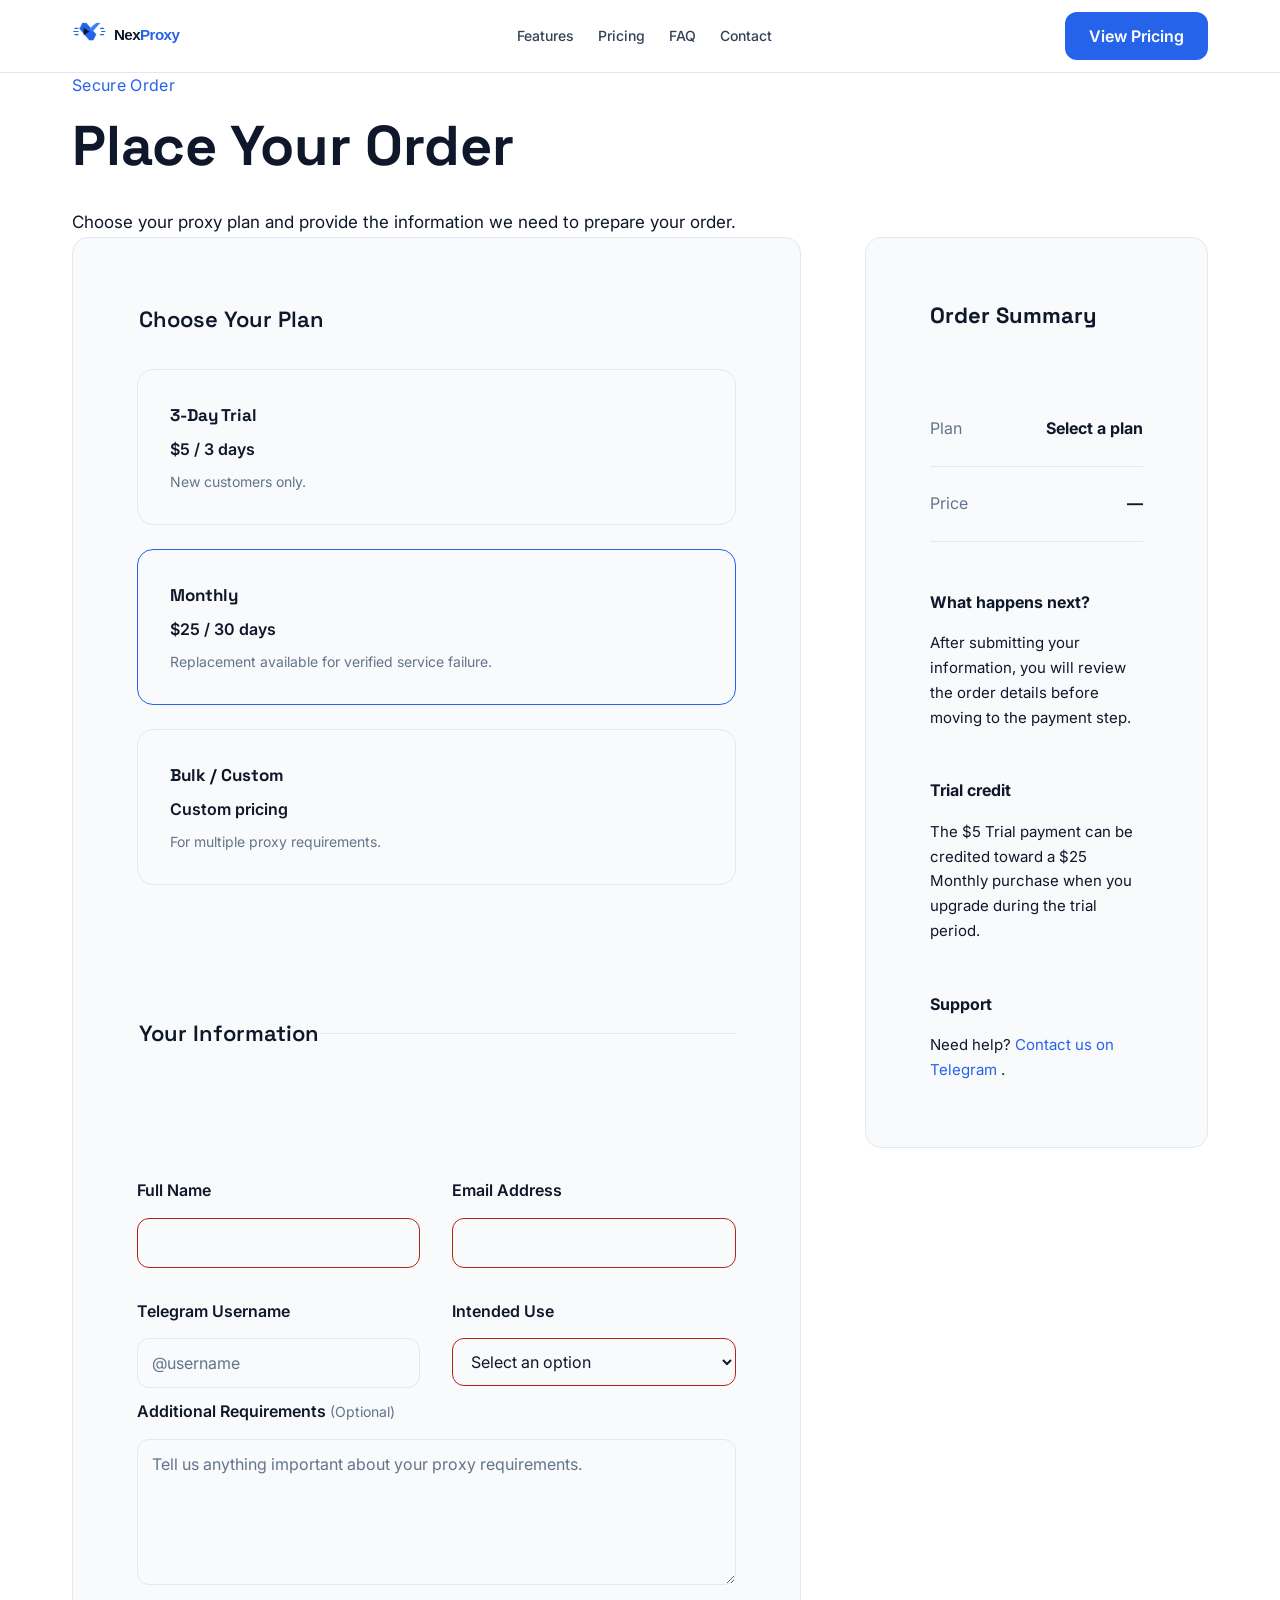
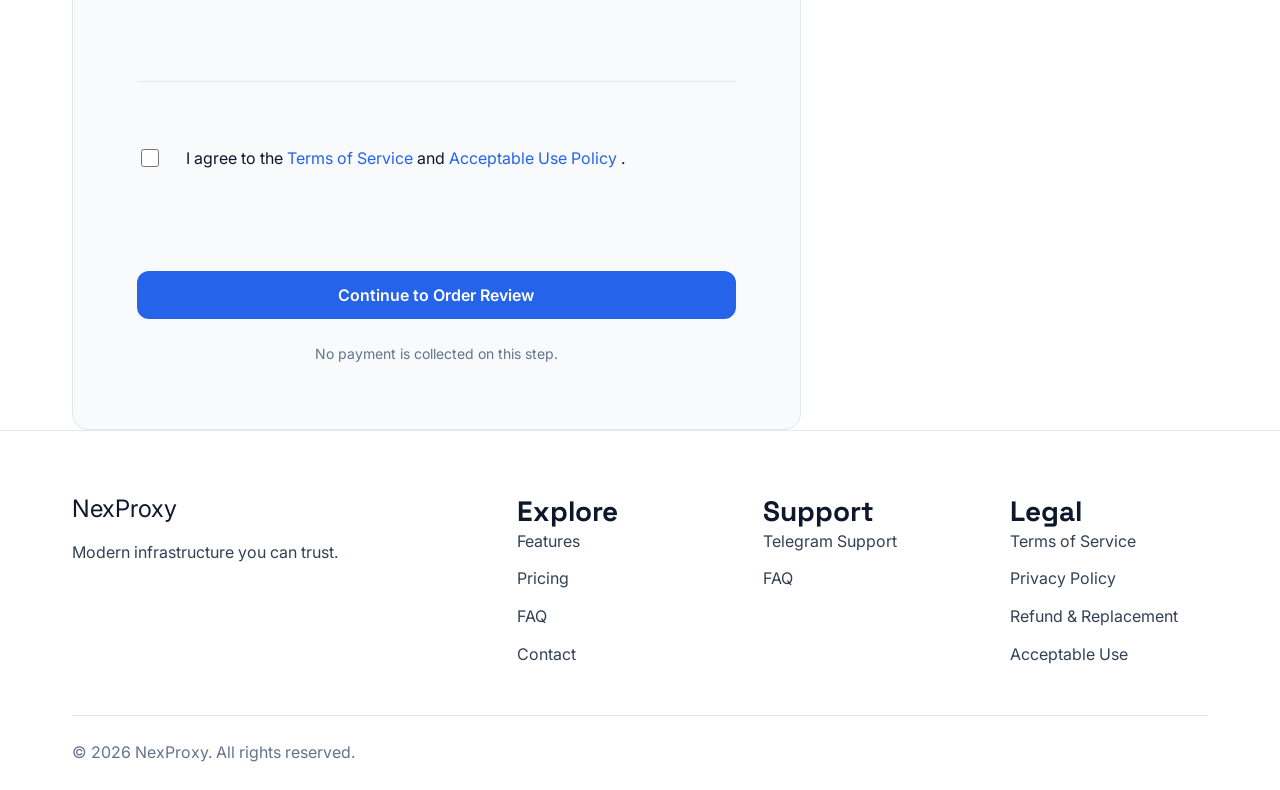
<file: payment/index.html>
<!DOCTYPE html>
<html lang="en">
<head>
    <meta charset="UTF-8">

    <meta
        name="viewport"
        content="width=device-width, initial-scale=1.0"
    >

    <title>Payment | NexProxy</title>

    <meta
        name="description"
        content="Complete your NexProxy order payment."
    >

    <!-- Favicon -->
    <link rel="icon" href="../logo/favicon.ico">
    <link
        rel="icon"
        type="image/svg+xml"
        href="../logo/favicon.svg"
    >
    <link
        rel="apple-touch-icon"
        href="../logo/apple-touch-icon.png"
    >

    <!-- Google Fonts -->
    <link rel="preconnect" href="https://fonts.googleapis.com">
    <link
        rel="preconnect"
        href="https://fonts.gstatic.com"
        crossorigin
    >

    <link
        href="https://fonts.googleapis.com/css2?family=Inter:wght@400;500;600;700&family=Space+Grotesk:wght@500;600;700&display=swap"
        rel="stylesheet"
    >

    <!-- Styles -->
    <link rel="stylesheet" href="../assets/css/style.css">
    <link rel="stylesheet" href="../assets/css/legal.css">

</head>

<body class="payment-page">

    <header class="site-header">

        <div class="container">

            <div class="header-inner">

                <a
                    href="../"
                    class="logo"
                    aria-label="NexProxy home"
                >
                    <img
                        src="../logo/nexproxy-logo.svg"
                        alt="NexProxy"
                    >
                </a>

                <a
                    href="../"
                    class="btn btn-secondary"
                >
                    Back to Home
                </a>

            </div>

        </div>

    </header>


    <main>

        <section class="legal-page">

            <div class="container">

                <div class="legal-header">

                    <span class="section-eyebrow">
                        Payment
                    </span>

                    <h1>
                        Complete Your Payment
                    </h1>

                    <p>
                        Your order has been created successfully.
                        Follow the payment instructions below to complete your payment.
                    </p>

                </div>


                <div class="legal-content">


                    <!-- Order Summary -->

                    <section class="legal-section">

                        <h2>
                            Order Summary
                        </h2>

                        <div class="payment-summary">

                            <p>
                                <strong>Order ID:</strong>
                                <span id="payment-order-id">—</span>
                            </p>

                            <p class="order-support-note">
                                Please save your Order ID. If you need help with your order or payment,
                                provide this Order ID when contacting our support team.
                            </p>

                            <p>
                                <strong>Plan:</strong>
                                <span id="payment-plan">—</span>
                            </p>

                            <p>
                                <strong>Amount:</strong>
                                <span id="payment-price">—</span>
                            </p>

                        </div>

                    </section>


                    <!-- Payment Status -->

                    <!-- Payment Status -->

                    <section class="legal-section">
                        <h2>
                            Payment Status
                        </h2>

                        <div
                            class="payment-workflow"
                            aria-live="polite"
                        >
                            <div class="payment-status-card">
                                <span class="payment-status-label">
                                    Current Status
                                </span>

                                <p
                                    id="payment-status-value"
                                    class="payment-status-value"
                                >
                                    Awaiting Payment
                                </p>

                                <p
                                    id="payment-status-message"
                                    class="payment-help-text"
                                >
                                    Your order is ready for payment.
                                    Payment instructions will appear here
                                    when an approved payment method is available.
                                </p>
                                <div id="payment-action"  class="payment-action">
                                </div>
                            </div>
                        </div>
                    </section>

                    <!-- Processing Information -->

                    <section class="legal-section">

                        <h2>
                            What Happens After Payment?
                        </h2>

                        <ol>

                            <li>
                                Your payment will be verified.
                            </li>

                            <li>
                                A suitable USA mobile proxy will be
                                manually selected and tested.
                            </li>

                            <li>
                                Your proxy will be assigned to your order.
                            </li>

                            <li>
                                Proxy details will be delivered through
                                Telegram or email.
                            </li>

                        </ol>

                        <p>
                            Proxy delivery is not instant. After payment
                            verification, your proxy details will be
                            manually prepared and delivered within
                            <strong>24 hours</strong>.
                        </p>

                    </section>


                    <!-- Support -->

                    <section class="legal-section">

                        <h2>
                            Need Help?
                        </h2>

                        <p>
                            If you have questions about payment or your
                            order, contact our support team on Telegram.
                        </p>

                        <p>

                            <a
                                href="https://t.me/NexProxyHQ"
                                class="btn btn-primary"
                                target="_blank"
                                rel="noopener noreferrer"
                            >
                                Contact Support on Telegram
                            </a>

                        </p>

                    </section>


                    <!-- Current Launch Notice -->

                    <section class="legal-section">

                        <div class="payment-notice">

                            <strong>
                                Important:
                            </strong>

                            <p>
                                Cryptocurrency payment is currently available through
                                USDT TRC20. Follow the payment instructions above and
                                submit your Transaction ID (TXID) after payment.
                            </p>

                        </div>

                    </section>

                </div>

            </div>

        </section>

    </main>


    <footer class="site-footer">

        <div class="container">

            <div class="footer-bottom">

                <p>
                    &copy; 2026 NexProxy. All rights reserved.
                </p>

                <p>
                    Premium USA Mobile Proxies
                </p>

            </div>

        </div>

    </footer>


    <script src="../assets/js/payment.js" defer></script>
    <script src="../assets/js/config.js"></script>

</body>
</html>
</file>
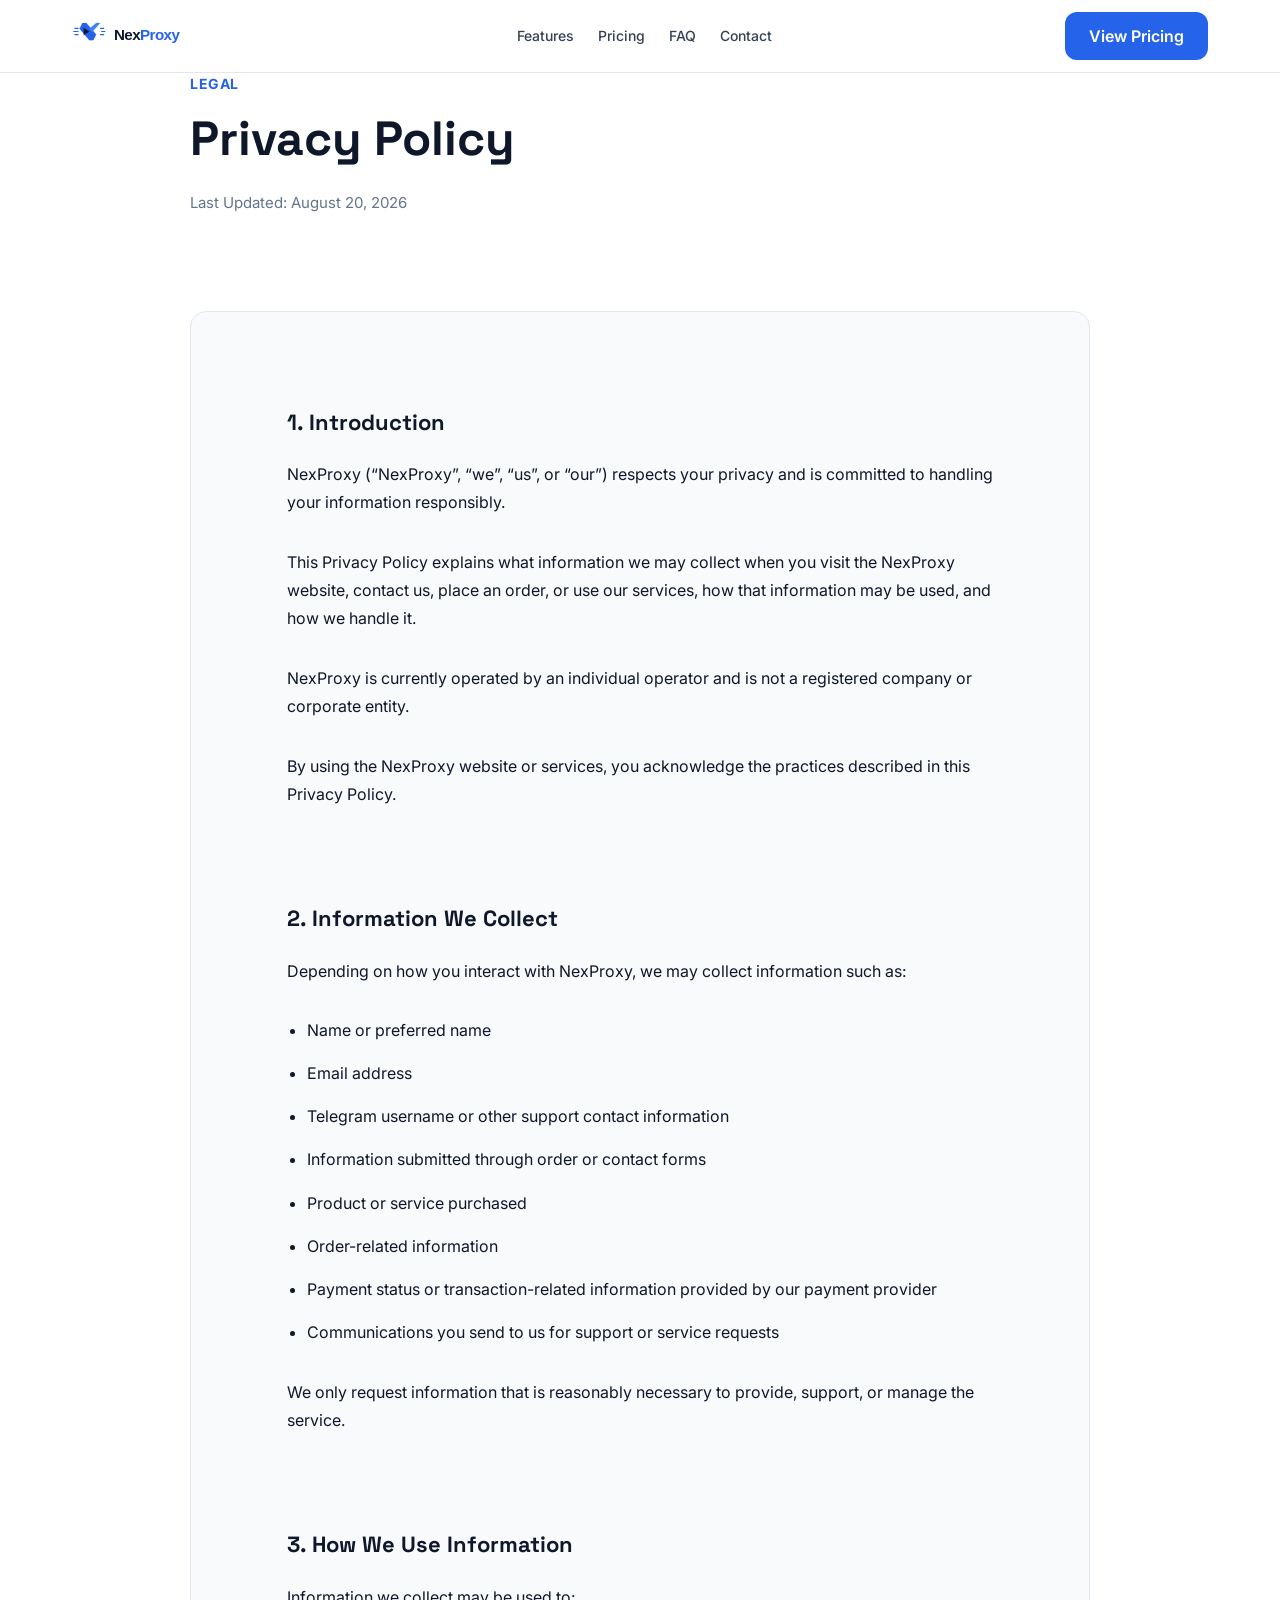
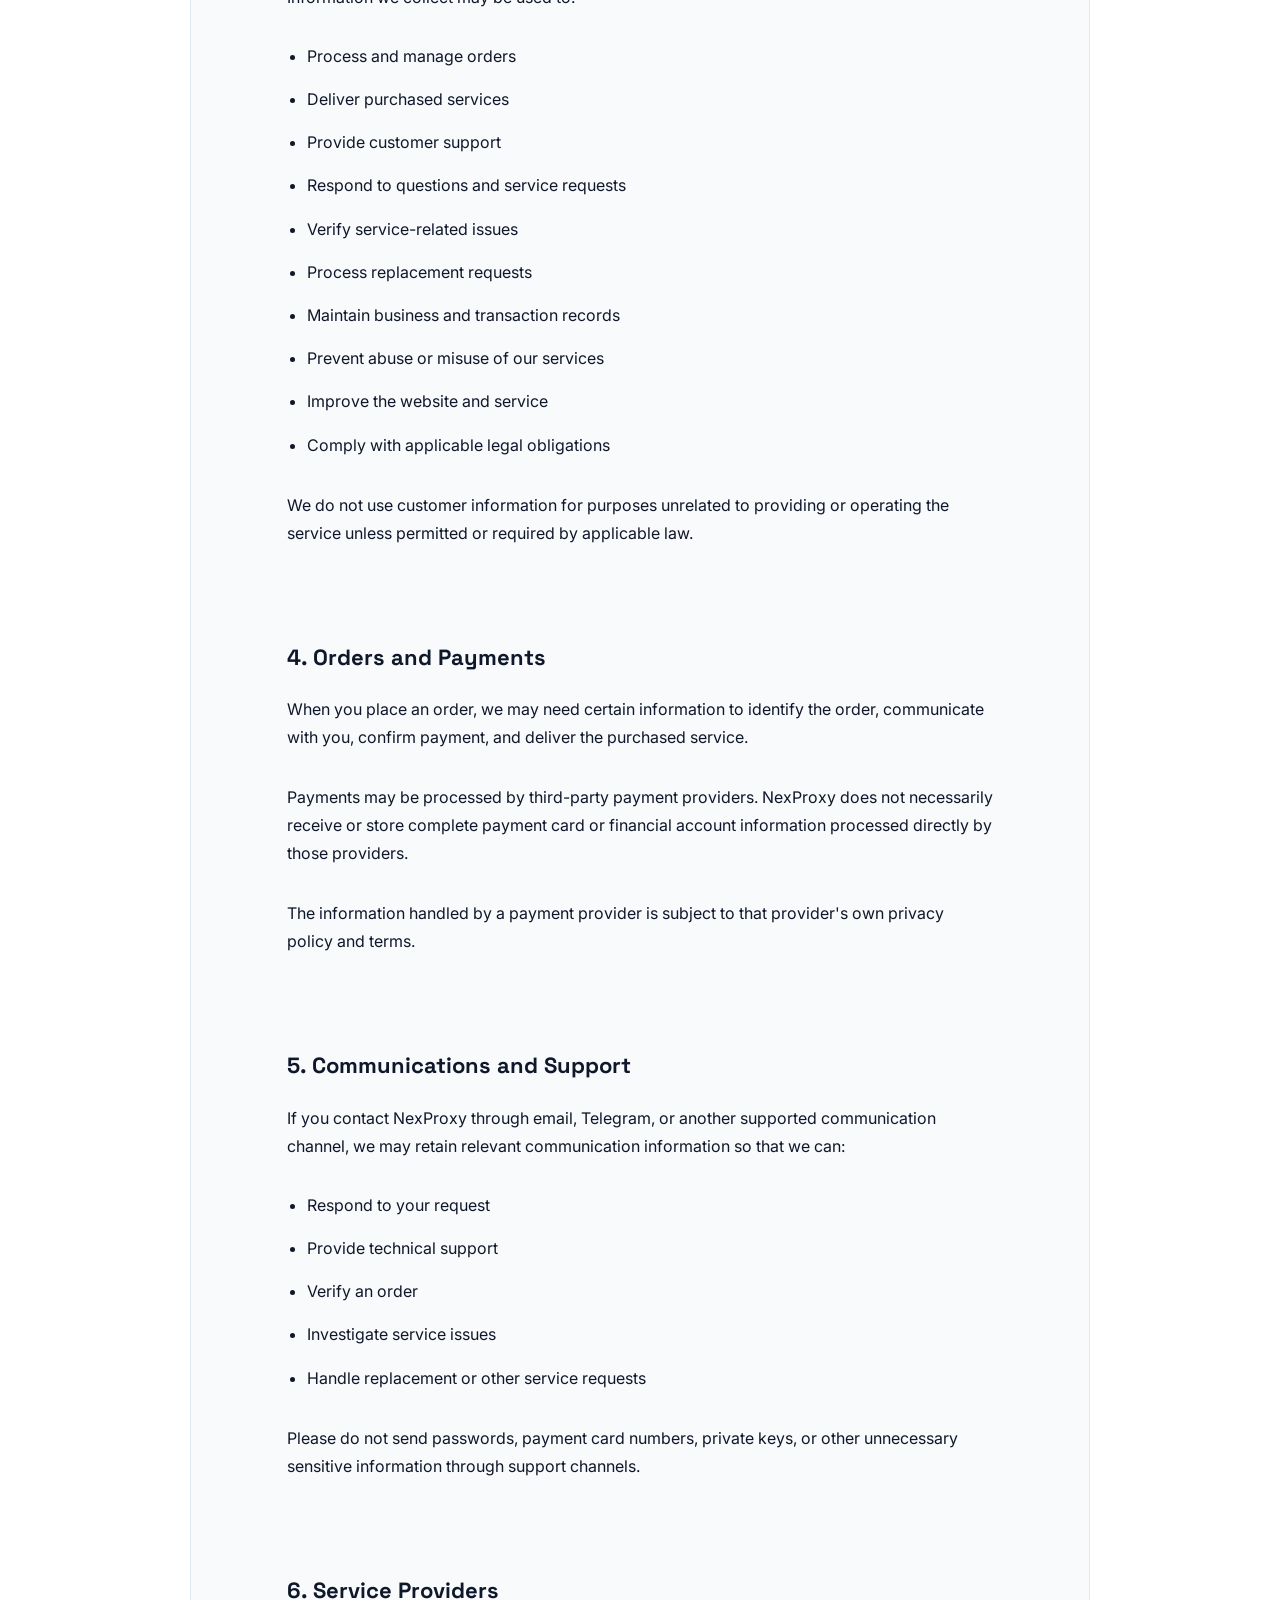
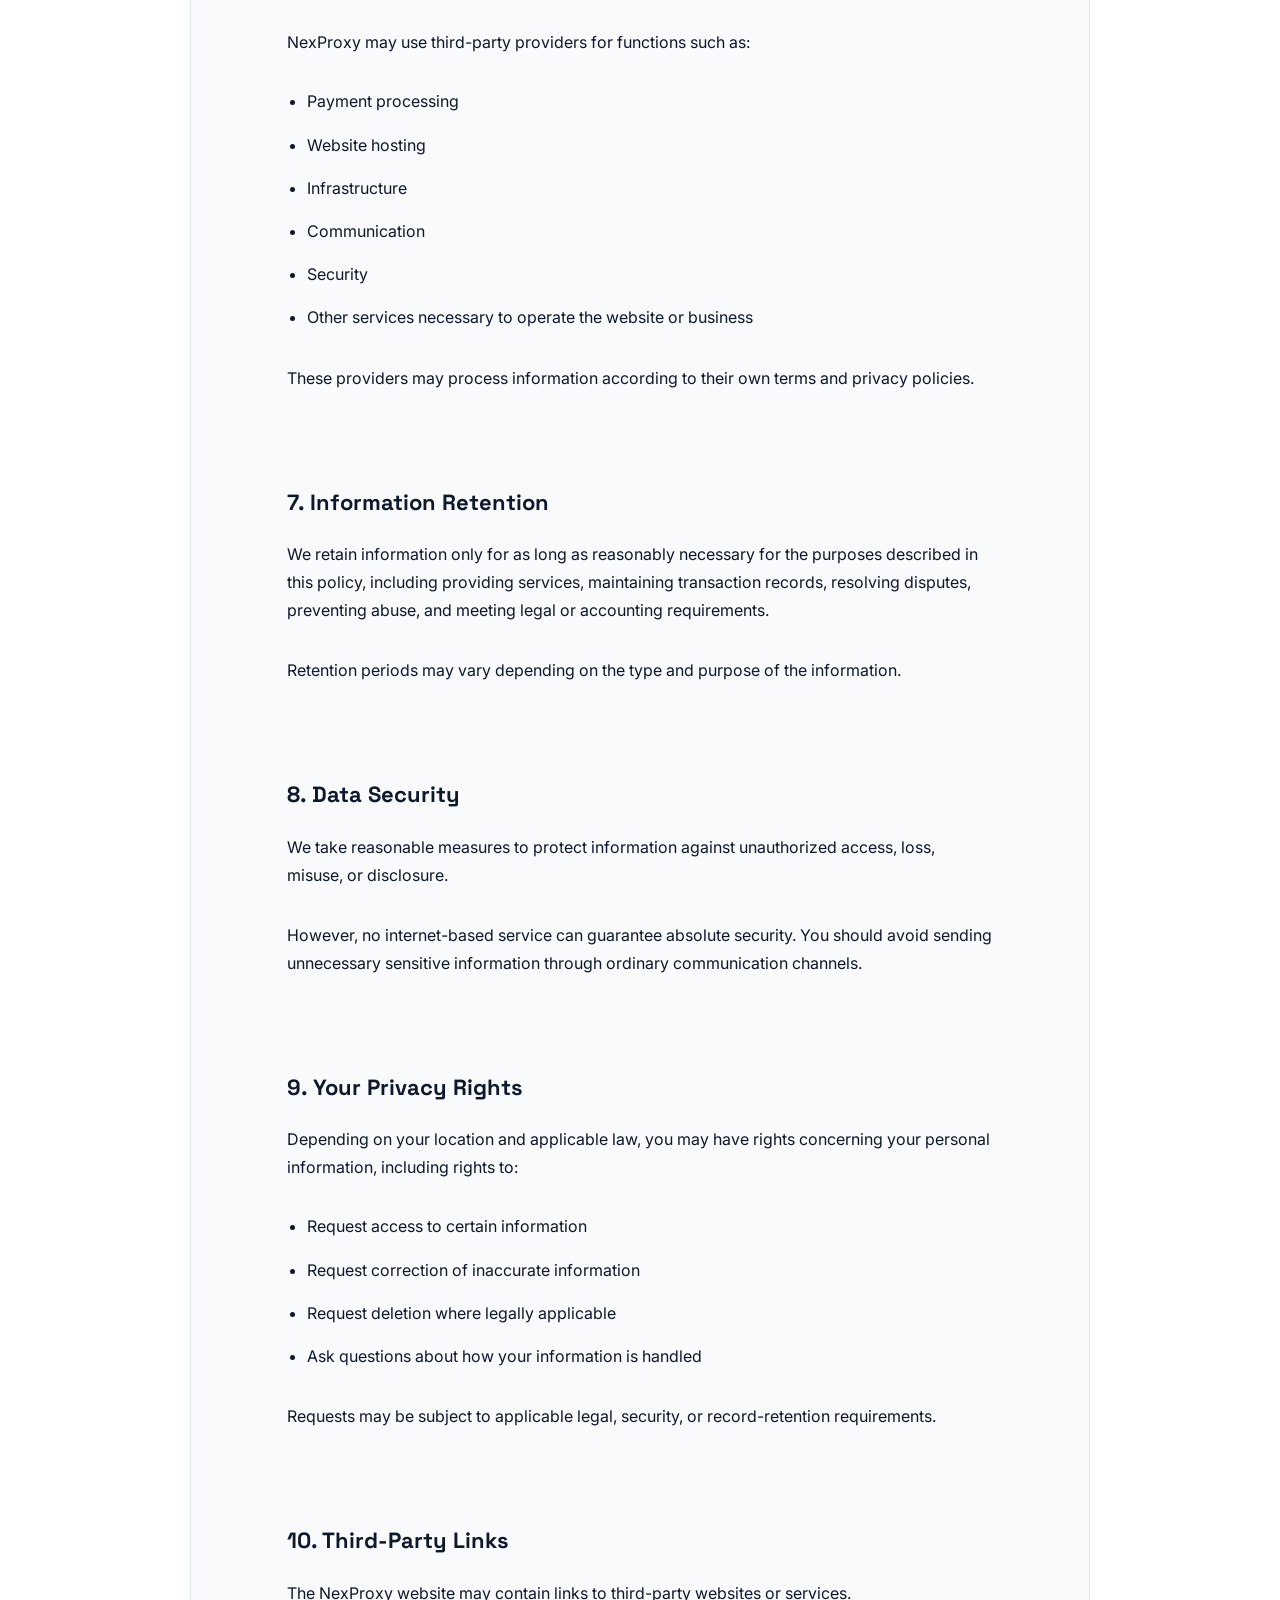
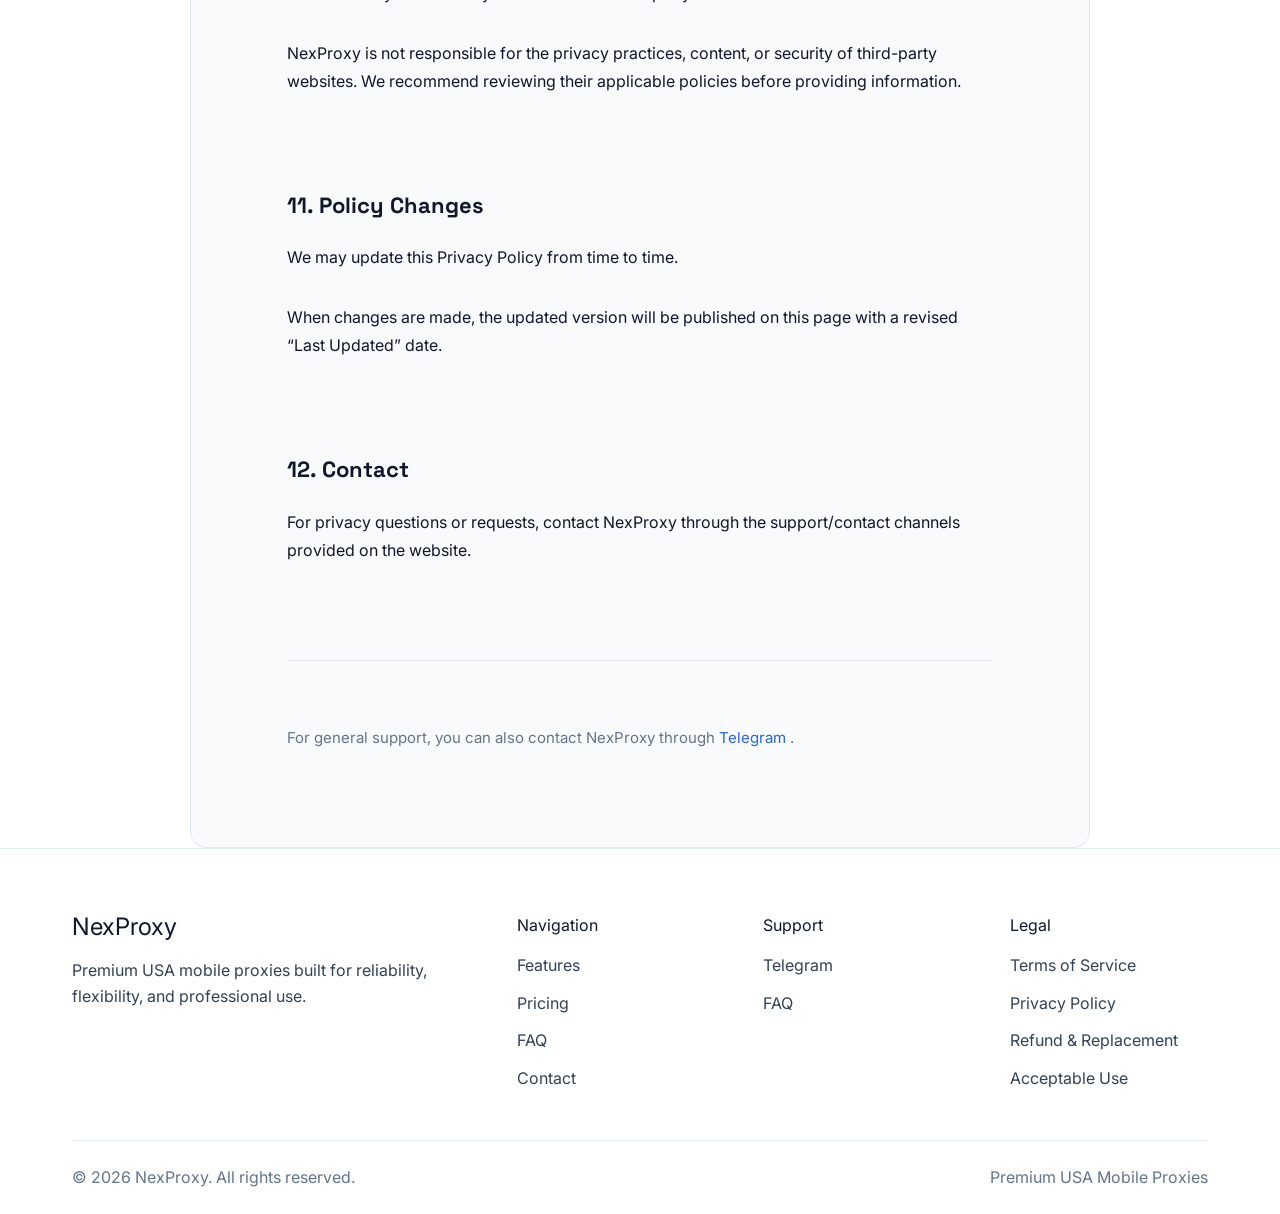
<file: privacy/index.html>
<!DOCTYPE html>
<html lang="en">
<head>
    <!-- Basic Meta -->
    <meta charset="UTF-8">
    <meta name="viewport" content="width=device-width, initial-scale=1.0">

    <!-- SEO -->
    <title>Privacy Policy | NexProxy</title>
    <meta
        name="description"
        content="NexProxy Privacy Policy explaining how information is collected, used, retained, and protected."
    >

    <!-- Search Engine -->
    <meta name="robots" content="index, follow">

    <!-- Theme Color -->
    <meta name="theme-color" content="#0B0F19">

    <!-- Favicon -->
    <link rel="icon" href="../logo/favicon.ico">
    <link rel="icon" type="image/svg+xml" href="../logo/favicon.svg">
    <link rel="apple-touch-icon" href="../logo/apple-touch-icon.png">

    <!-- Google Fonts -->
    <link rel="preconnect" href="https://fonts.googleapis.com">
    <link rel="preconnect" href="https://fonts.gstatic.com" crossorigin>

    <link
        href="https://fonts.googleapis.com/css2?family=Inter:wght@400;500;600;700&family=Space+Grotesk:wght@500;600;700&display=swap"
        rel="stylesheet"
    >

    <!-- Stylesheets -->
    <link rel="stylesheet" href="../assets/css/style.css">
    <link rel="stylesheet" href="../assets/css/legal.css">
</head>

<body>

    <div class="legal-page">

        <header class="site-header">
            <div class="container">

                <nav class="navbar">

                    <!-- Logo -->
                    <a href="../" class="logo" aria-label="NexProxy home">
                        <img src="../logo/nexproxy-logo.svg" alt="NexProxy">
                    </a>

                    <!-- Navigation -->
                    <ul class="nav-menu">
                        <li>
                            <a href="../#features">Features</a>
                        </li>

                        <li>
                            <a href="../#pricing">Pricing</a>
                        </li>

                        <li>
                            <a href="../#faq">FAQ</a>
                        </li>

                        <li>
                            <a href="../#contact">Contact</a>
                        </li>
                    </ul>

                    <button
                        class="nav-toggle"
                        type="button"
                        aria-label="Open navigation menu"
                        aria-expanded="false"
                    >
                        <span></span>
                        <span></span>
                        <span></span>
                    </button>

                    <!-- CTA -->
                    <a href="../#pricing" class="btn btn-primary">
                        View Pricing
                    </a>

                </nav>

            </div>
        </header>


        <main class="legal-main">

            <div class="legal-container">

                <header class="legal-header">

                    <p class="legal-eyebrow">
                        Legal
                    </p>

                    <h1 class="legal-title">
                        Privacy Policy
                    </h1>

                    <p class="legal-updated">
                        Last Updated: August 20, 2026
                    </p>

                </header>


                <article class="legal-content">

                    <section>
                        <h2>1. Introduction</h2>

                        <p>
                            NexProxy (“NexProxy”, “we”, “us”, or “our”) respects
                            your privacy and is committed to handling your
                            information responsibly.
                        </p>

                        <p>
                            This Privacy Policy explains what information we
                            may collect when you visit the NexProxy website,
                            contact us, place an order, or use our services,
                            how that information may be used, and how we
                            handle it.
                        </p>

                        <p>
                            NexProxy is currently operated by an individual
                            operator and is not a registered company or
                            corporate entity.
                        </p>

                        <p>
                            By using the NexProxy website or services, you
                            acknowledge the practices described in this
                            Privacy Policy.
                        </p>
                    </section>


                    <section>
                        <h2>2. Information We Collect</h2>

                        <p>
                            Depending on how you interact with NexProxy, we
                            may collect information such as:
                        </p>

                        <ul>
                            <li>Name or preferred name</li>
                            <li>Email address</li>
                            <li>Telegram username or other support contact information</li>
                            <li>Information submitted through order or contact forms</li>
                            <li>Product or service purchased</li>
                            <li>Order-related information</li>
                            <li>
                                Payment status or transaction-related
                                information provided by our payment provider
                            </li>
                            <li>
                                Communications you send to us for support or
                                service requests
                            </li>
                        </ul>

                        <p>
                            We only request information that is reasonably
                            necessary to provide, support, or manage the
                            service.
                        </p>
                    </section>


                    <section>
                        <h2>3. How We Use Information</h2>

                        <p>
                            Information we collect may be used to:
                        </p>

                        <ul>
                            <li>Process and manage orders</li>
                            <li>Deliver purchased services</li>
                            <li>Provide customer support</li>
                            <li>Respond to questions and service requests</li>
                            <li>Verify service-related issues</li>
                            <li>Process replacement requests</li>
                            <li>Maintain business and transaction records</li>
                            <li>Prevent abuse or misuse of our services</li>
                            <li>Improve the website and service</li>
                            <li>Comply with applicable legal obligations</li>
                        </ul>

                        <p>
                            We do not use customer information for purposes
                            unrelated to providing or operating the service
                            unless permitted or required by applicable law.
                        </p>
                    </section>


                    <section>
                        <h2>4. Orders and Payments</h2>

                        <p>
                            When you place an order, we may need certain
                            information to identify the order, communicate
                            with you, confirm payment, and deliver the
                            purchased service.
                        </p>

                        <p>
                            Payments may be processed by third-party payment
                            providers. NexProxy does not necessarily receive
                            or store complete payment card or financial
                            account information processed directly by those
                            providers.
                        </p>

                        <p>
                            The information handled by a payment provider is
                            subject to that provider's own privacy policy and
                            terms.
                        </p>
                    </section>


                    <section>
                        <h2>5. Communications and Support</h2>

                        <p>
                            If you contact NexProxy through email, Telegram,
                            or another supported communication channel, we
                            may retain relevant communication information so
                            that we can:
                        </p>

                        <ul>
                            <li>Respond to your request</li>
                            <li>Provide technical support</li>
                            <li>Verify an order</li>
                            <li>Investigate service issues</li>
                            <li>Handle replacement or other service requests</li>
                        </ul>

                        <p>
                            Please do not send passwords, payment card
                            numbers, private keys, or other unnecessary
                            sensitive information through support channels.
                        </p>
                    </section>


                    <section>
                        <h2>6. Service Providers</h2>

                        <p>
                            NexProxy may use third-party providers for
                            functions such as:
                        </p>

                        <ul>
                            <li>Payment processing</li>
                            <li>Website hosting</li>
                            <li>Infrastructure</li>
                            <li>Communication</li>
                            <li>Security</li>
                            <li>
                                Other services necessary to operate the
                                website or business
                            </li>
                        </ul>

                        <p>
                            These providers may process information according
                            to their own terms and privacy policies.
                        </p>
                    </section>


                    <section>
                        <h2>7. Information Retention</h2>

                        <p>
                            We retain information only for as long as
                            reasonably necessary for the purposes described
                            in this policy, including providing services,
                            maintaining transaction records, resolving
                            disputes, preventing abuse, and meeting legal or
                            accounting requirements.
                        </p>

                        <p>
                            Retention periods may vary depending on the type
                            and purpose of the information.
                        </p>
                    </section>


                    <section>
                        <h2>8. Data Security</h2>

                        <p>
                            We take reasonable measures to protect information
                            against unauthorized access, loss, misuse, or
                            disclosure.
                        </p>

                        <p>
                            However, no internet-based service can guarantee
                            absolute security. You should avoid sending
                            unnecessary sensitive information through ordinary
                            communication channels.
                        </p>
                    </section>


                    <section>
                        <h2>9. Your Privacy Rights</h2>

                        <p>
                            Depending on your location and applicable law,
                            you may have rights concerning your personal
                            information, including rights to:
                        </p>

                        <ul>
                            <li>Request access to certain information</li>
                            <li>Request correction of inaccurate information</li>
                            <li>Request deletion where legally applicable</li>
                            <li>
                                Ask questions about how your information is
                                handled
                            </li>
                        </ul>

                        <p>
                            Requests may be subject to applicable legal,
                            security, or record-retention requirements.
                        </p>
                    </section>


                    <section>
                        <h2>10. Third-Party Links</h2>

                        <p>
                            The NexProxy website may contain links to
                            third-party websites or services.
                        </p>

                        <p>
                            NexProxy is not responsible for the privacy
                            practices, content, or security of third-party
                            websites. We recommend reviewing their applicable
                            policies before providing information.
                        </p>
                    </section>


                    <section>
                        <h2>11. Policy Changes</h2>

                        <p>
                            We may update this Privacy Policy from time to
                            time.
                        </p>

                        <p>
                            When changes are made, the updated version will
                            be published on this page with a revised
                            “Last Updated” date.
                        </p>
                    </section>


                    <section>
                        <h2>12. Contact</h2>

                        <p>
                            For privacy questions or requests, contact
                            NexProxy through the support/contact channels
                            provided on the website.
                        </p>
                    </section>


                    <div class="legal-footer">
                        <p>
                            For general support, you can also contact NexProxy
                            through
                            <a
                                href="https://t.me/NexProxyHQ"
                                target="_blank"
                                rel="noopener noreferrer"
                            >
                                Telegram
                            </a>.
                        </p>
                    </div>

                </article>

            </div>

        </main>


        <footer class="site-footer">
            <div class="container">

                <div class="footer-grid">

                    <!-- Brand -->
                    <div class="footer-brand">

                        <a href="../" class="footer-logo">
                            NexProxy
                        </a>

                        <p>
                            Premium USA mobile proxies built for reliability,
                            flexibility, and professional use.
                        </p>

                    </div>


                    <!-- Navigation -->
                    <div class="footer-column">

                        <h2 class="footer-heading">
                            Navigation
                        </h2>

                        <ul class="footer-links">

                            <li>
                                <a href="../#features">
                                    Features
                                </a>
                            </li>

                            <li>
                                <a href="../#pricing">
                                    Pricing
                                </a>
                            </li>

                            <li>
                                <a href="../#faq">
                                    FAQ
                                </a>
                            </li>

                            <li>
                                <a href="../#contact">
                                    Contact
                                </a>
                            </li>

                        </ul>

                    </div>


                    <!-- Support -->
                    <div class="footer-column">

                        <h2 class="footer-heading">
                            Support
                        </h2>

                        <ul class="footer-links">

                            <li>
                                <a
                                    href="https://t.me/NexProxyHQ"
                                    target="_blank"
                                    rel="noopener noreferrer"
                                >
                                    Telegram
                                </a>
                            </li>

                            <li>
                                <a href="../#faq">
                                    FAQ
                                </a>
                            </li>

                        </ul>

                    </div>


                    <!-- Legal -->
                    <div class="footer-column">

                        <h2 class="footer-heading">
                            Legal
                        </h2>

                        <ul class="footer-links">

                            <li>
                                <a href="../terms/">
                                    Terms of Service
                                </a>
                            </li>

                            <li>
                                <a href="./">
                                    Privacy Policy
                                </a>
                            </li>

                            <li>
                                <a href="../refund-policy/">
                                    Refund &amp; Replacement
                                </a>
                            </li>

                            <li>
                                <a href="../acceptable-use/">
                                    Acceptable Use
                                </a>
                            </li>

                        </ul>

                    </div>

                </div>


                <!-- Footer Bottom -->
                <div class="footer-bottom">

                    <p>
                        &copy; 2026 NexProxy. All rights reserved.
                    </p>

                    <p>
                        Premium USA Mobile Proxies
                    </p>

                </div>

            </div>
        </footer>

    </div>

    <script src="../assets/js/main.js" defer></script>

</body>
</html>
</file>
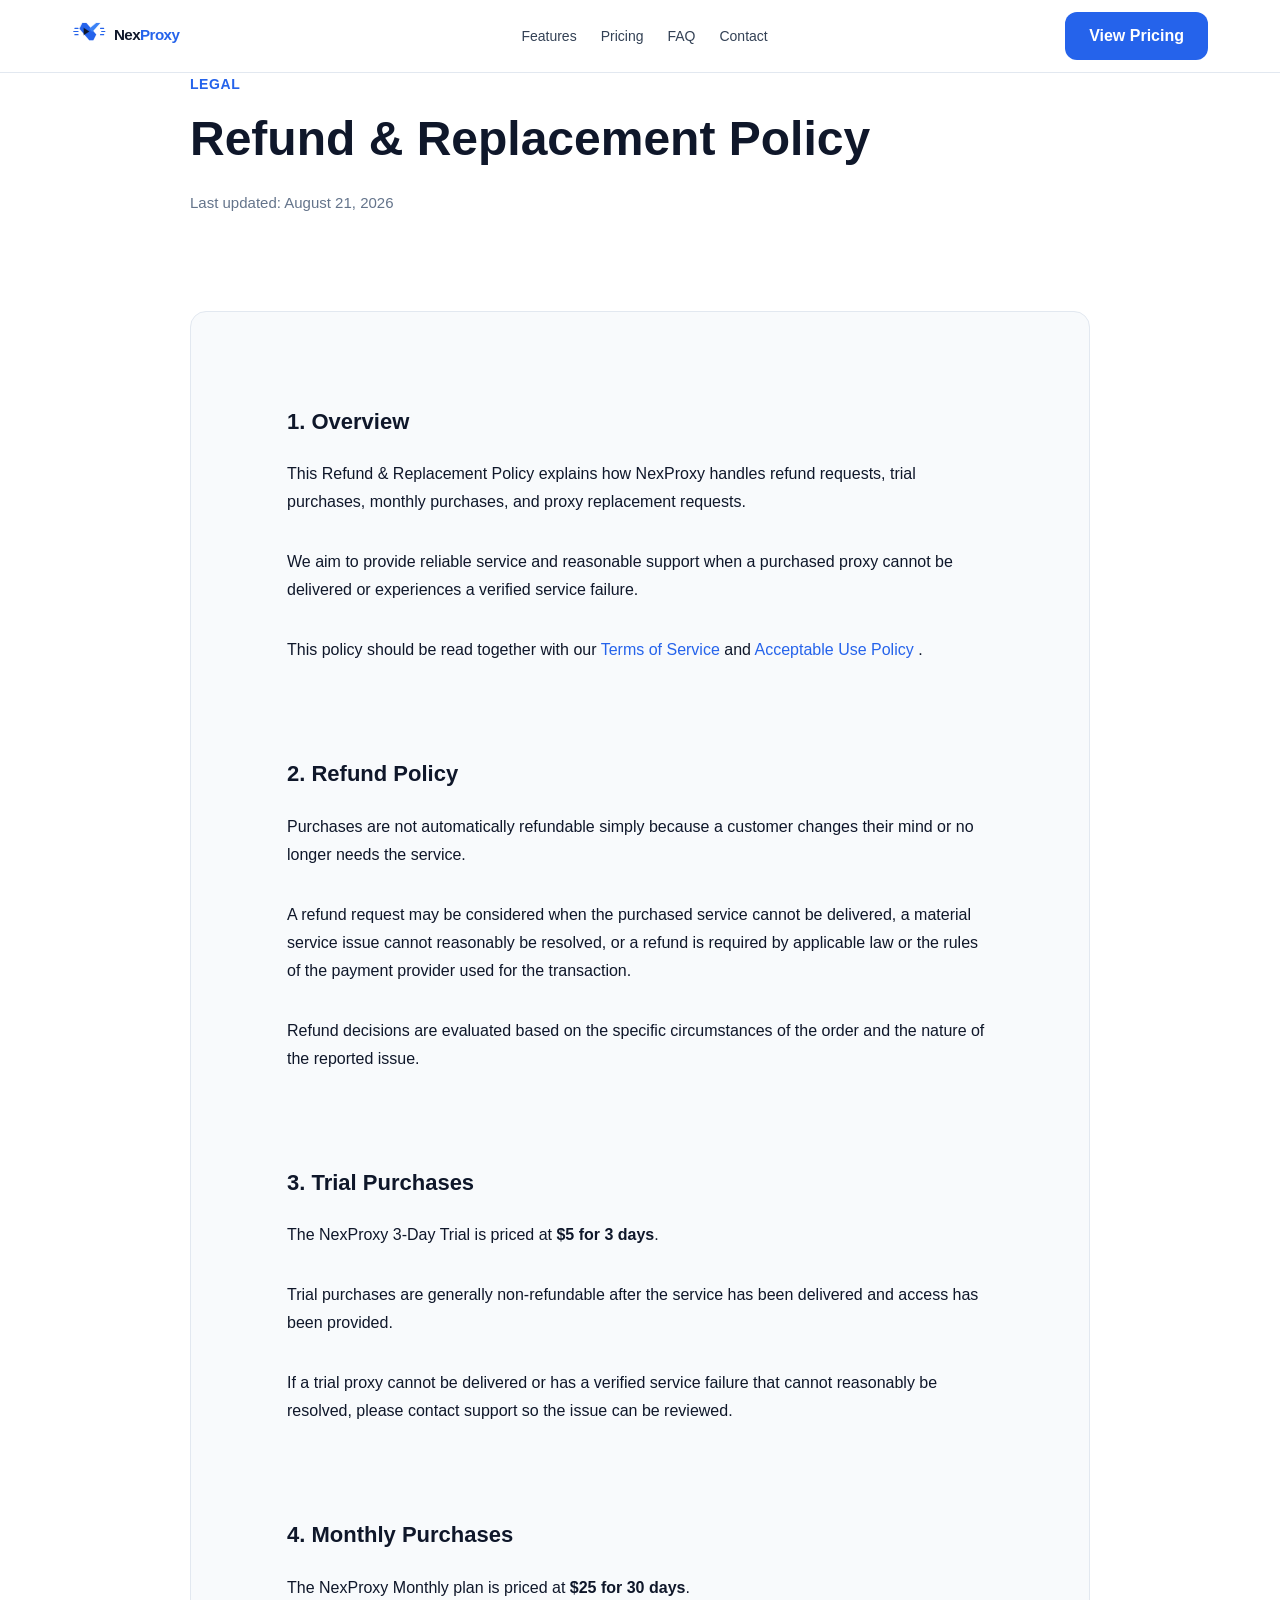
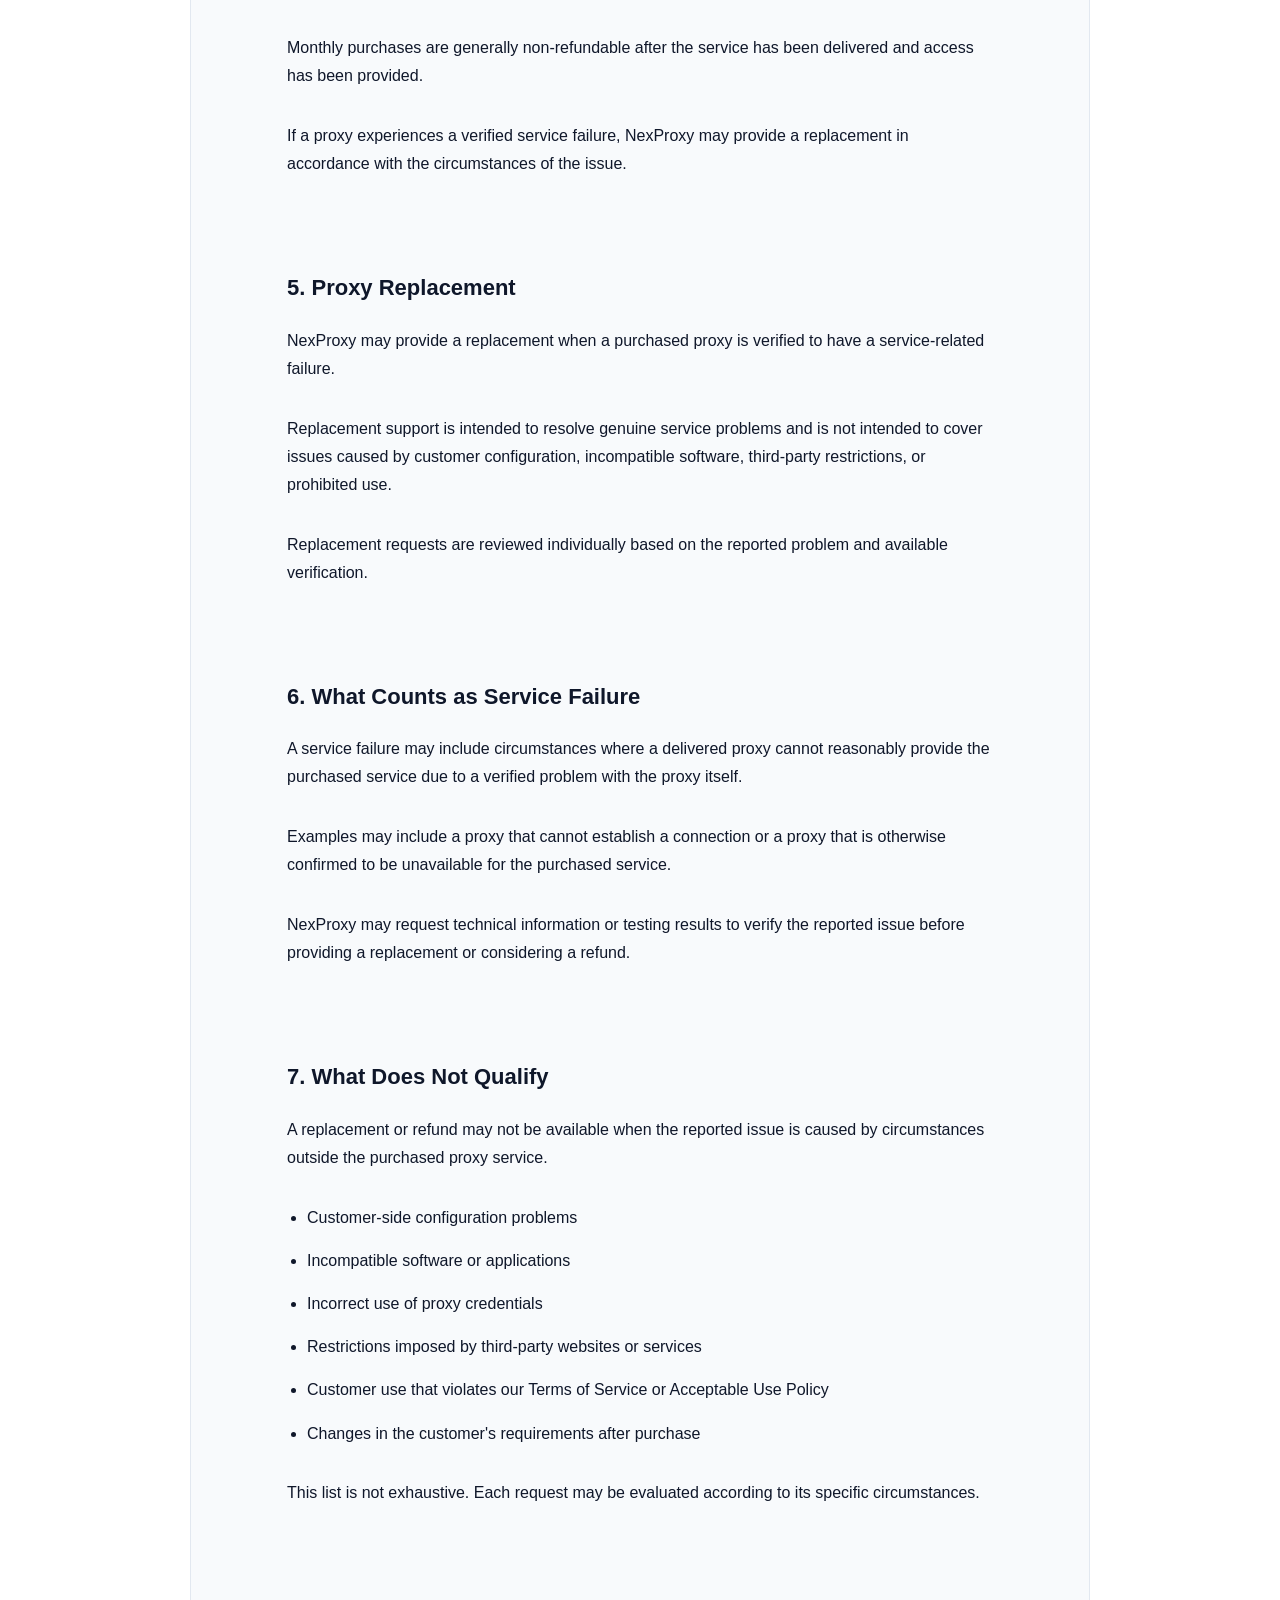
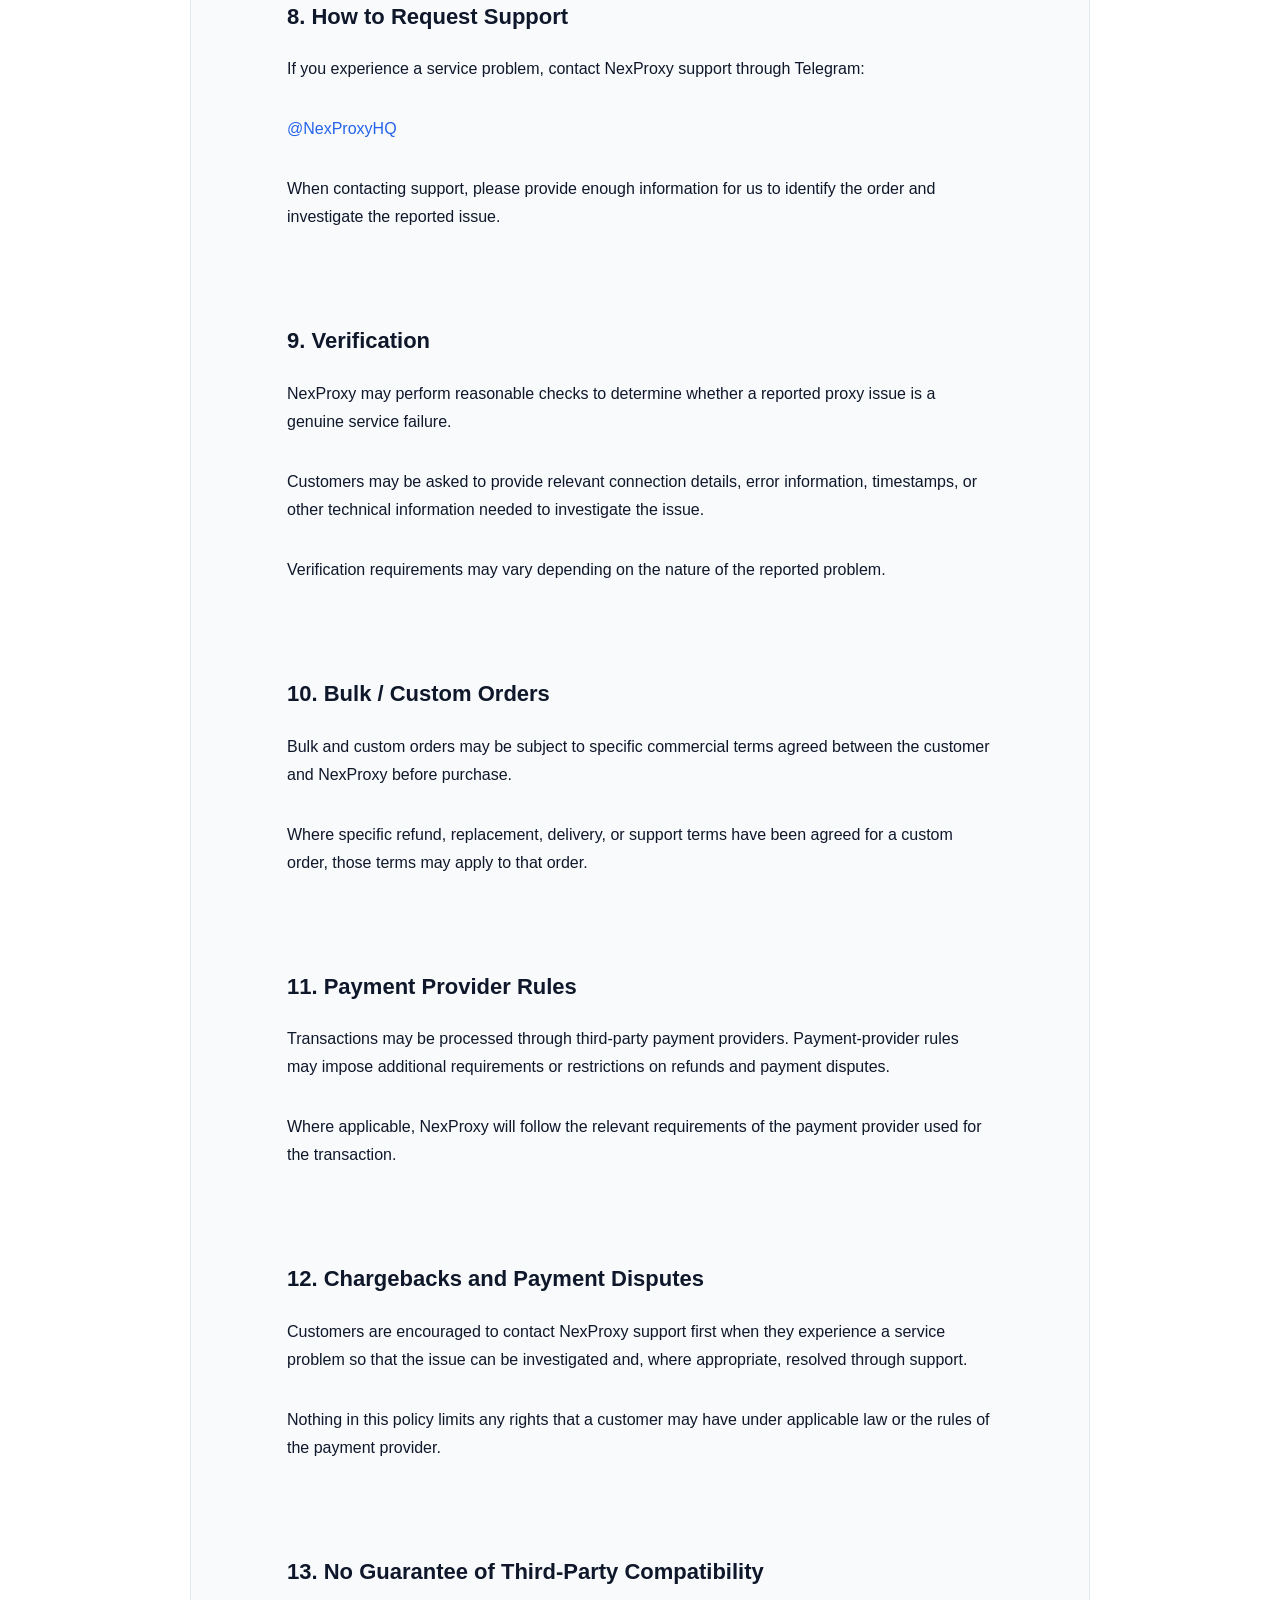
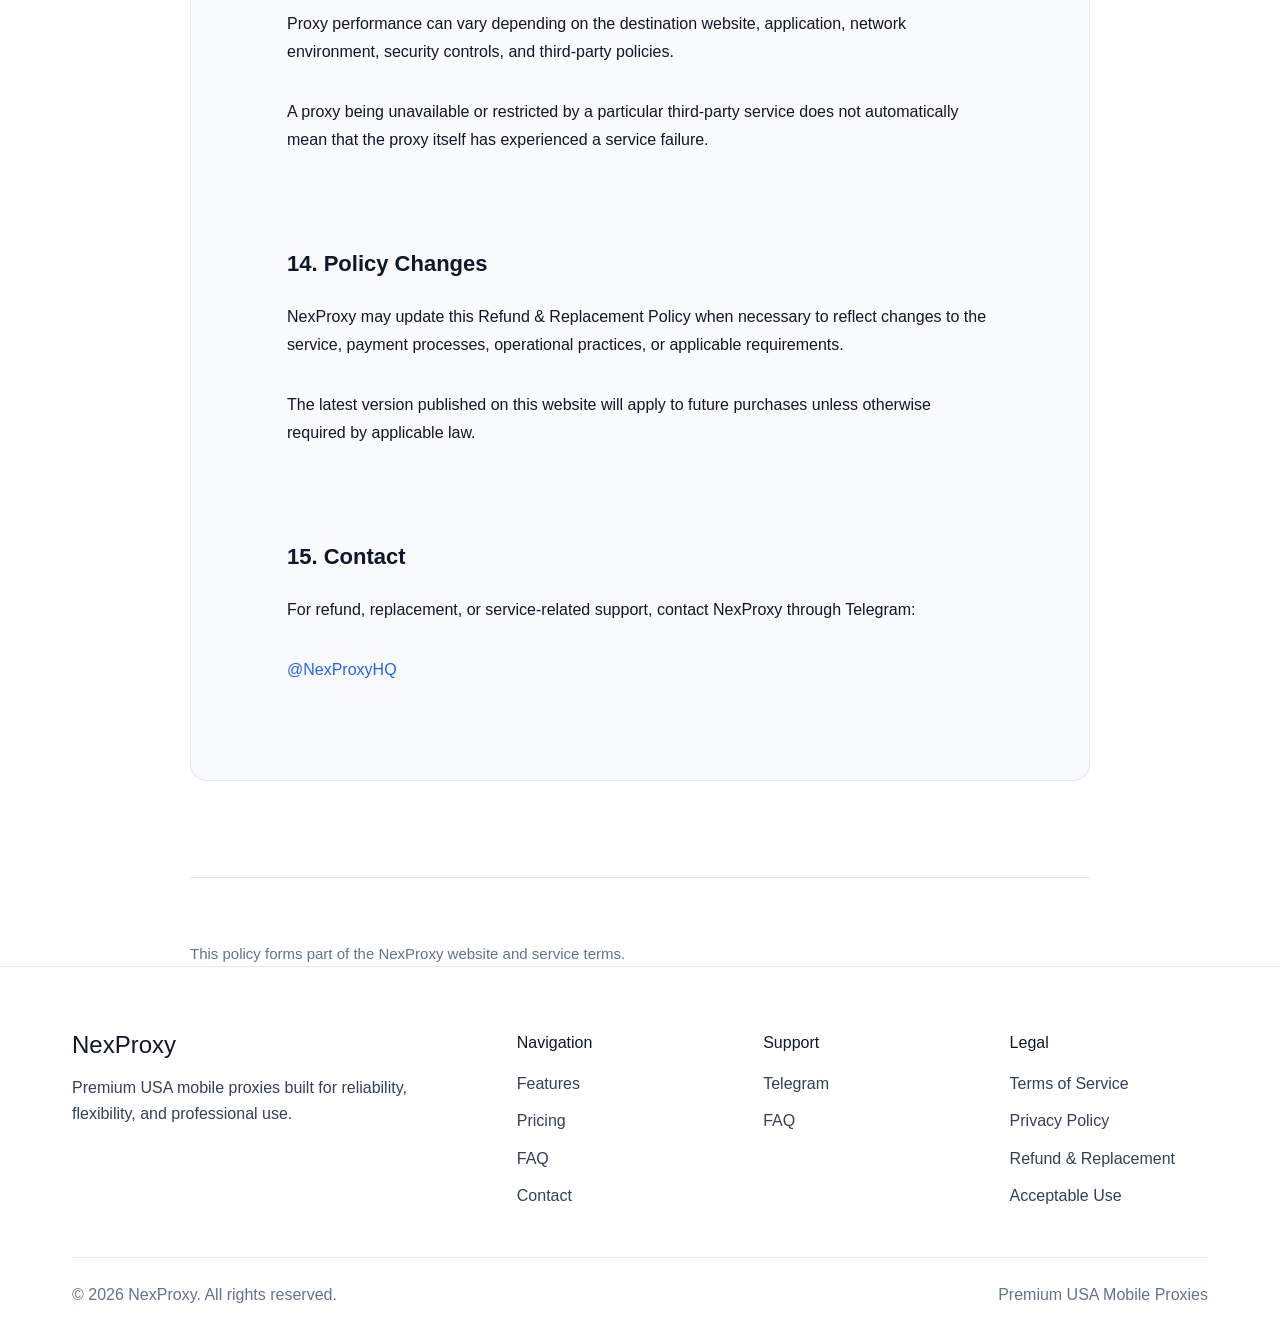
<file: refund-policy/index.html>
<!DOCTYPE html>
<html lang="en">
<head>
    <meta charset="UTF-8">
    <meta
        name="viewport"
        content="width=device-width, initial-scale=1.0"
    >
    <meta
        name="description"
        content="NexProxy Refund & Replacement Policy covering refunds, trial purchases, monthly purchases, and proxy replacement support."
    >

    <title>Refund &amp; Replacement Policy | NexProxy</title>

    <link rel="icon" href="../logo/favicon.ico">
    <link
        rel="icon"
        type="image/svg+xml"
        href="../logo/favicon.svg"
    >
    <link
        rel="apple-touch-icon"
        href="../logo/apple-touch-icon.png"
    >

    <link rel="stylesheet" href="../assets/css/style.css">
    <link rel="stylesheet" href="../assets/css/legal.css">
</head>

<body class="legal-page">

    <header class="site-header">
        <div class="container">
            <nav class="navbar">

                <a
                    href="../"
                    class="logo"
                    aria-label="NexProxy home"
                >
                    <img
                        src="../logo/nexproxy-logo.svg"
                        alt="NexProxy"
                    >
                </a>

                <ul class="nav-menu">
                    <li>
                        <a href="../#features">Features</a>
                    </li>
                    <li>
                        <a href="../#pricing">Pricing</a>
                    </li>
                    <li>
                        <a href="../#faq">FAQ</a>
                    </li>
                    <li>
                        <a href="../#contact">Contact</a>
                    </li>
                </ul>

                <button
                    class="nav-toggle"
                    type="button"
                    aria-label="Open navigation menu"
                    aria-expanded="false"
                >
                    <span></span>
                    <span></span>
                    <span></span>
                </button>

                <a
                    href="../#pricing"
                    class="btn btn-primary"
                >
                    View Pricing
                </a>

            </nav>
        </div>
    </header>

    <main class="legal-main">
        <div class="legal-container">

            <header class="legal-header">
                <p class="legal-eyebrow">Legal</p>

                <h1 class="legal-title">
                    Refund &amp; Replacement Policy
                </h1>

                <p class="legal-updated">
                    Last updated: August 21, 2026
                </p>
            </header>

            <article class="legal-content">

                <section>
                    <h2>1. Overview</h2>

                    <p>
                        This Refund &amp; Replacement Policy explains how
                        NexProxy handles refund requests, trial purchases,
                        monthly purchases, and proxy replacement requests.
                    </p>

                    <p>
                        We aim to provide reliable service and reasonable
                        support when a purchased proxy cannot be delivered
                        or experiences a verified service failure.
                    </p>

                    <p>
                        This policy should be read together with our
                        <a href="../terms/">
                            Terms of Service
                        </a>
                        and
                        <a href="../acceptable-use/">
                            Acceptable Use Policy
                        </a>.
                    </p>
                </section>

                <section>
                    <h2>2. Refund Policy</h2>

                    <p>
                        Purchases are not automatically refundable simply
                        because a customer changes their mind or no longer
                        needs the service.
                    </p>

                    <p>
                        A refund request may be considered when the purchased
                        service cannot be delivered, a material service issue
                        cannot reasonably be resolved, or a refund is required
                        by applicable law or the rules of the payment provider
                        used for the transaction.
                    </p>

                    <p>
                        Refund decisions are evaluated based on the specific
                        circumstances of the order and the nature of the
                        reported issue.
                    </p>
                </section>

                <section>
                    <h2>3. Trial Purchases</h2>

                    <p>
                        The NexProxy 3-Day Trial is priced at
                        <strong>$5 for 3 days</strong>.
                    </p>

                    <p>
                        Trial purchases are generally non-refundable after
                        the service has been delivered and access has been
                        provided.
                    </p>

                    <p>
                        If a trial proxy cannot be delivered or has a verified
                        service failure that cannot reasonably be resolved,
                        please contact support so the issue can be reviewed.
                    </p>
                </section>

                <section>
                    <h2>4. Monthly Purchases</h2>

                    <p>
                        The NexProxy Monthly plan is priced at
                        <strong>$25 for 30 days</strong>.
                    </p>

                    <p>
                        Monthly purchases are generally non-refundable after
                        the service has been delivered and access has been
                        provided.
                    </p>

                    <p>
                        If a proxy experiences a verified service failure,
                        NexProxy may provide a replacement in accordance with
                        the circumstances of the issue.
                    </p>
                </section>

                <section>
                    <h2>5. Proxy Replacement</h2>

                    <p>
                        NexProxy may provide a replacement when a purchased
                        proxy is verified to have a service-related failure.
                    </p>

                    <p>
                        Replacement support is intended to resolve genuine
                        service problems and is not intended to cover issues
                        caused by customer configuration, incompatible
                        software, third-party restrictions, or prohibited use.
                    </p>

                    <p>
                        Replacement requests are reviewed individually based
                        on the reported problem and available verification.
                    </p>
                </section>

                <section>
                    <h2>6. What Counts as Service Failure</h2>

                    <p>
                        A service failure may include circumstances where a
                        delivered proxy cannot reasonably provide the purchased
                        service due to a verified problem with the proxy itself.
                    </p>

                    <p>
                        Examples may include a proxy that cannot establish a
                        connection or a proxy that is otherwise confirmed to be
                        unavailable for the purchased service.
                    </p>

                    <p>
                        NexProxy may request technical information or testing
                        results to verify the reported issue before providing
                        a replacement or considering a refund.
                    </p>
                </section>

                <section>
                    <h2>7. What Does Not Qualify</h2>

                    <p>
                        A replacement or refund may not be available when the
                        reported issue is caused by circumstances outside the
                        purchased proxy service.
                    </p>

                    <ul>
                        <li>
                            Customer-side configuration problems
                        </li>
                        <li>
                            Incompatible software or applications
                        </li>
                        <li>
                            Incorrect use of proxy credentials
                        </li>
                        <li>
                            Restrictions imposed by third-party websites or
                            services
                        </li>
                        <li>
                            Customer use that violates our Terms of Service
                            or Acceptable Use Policy
                        </li>
                        <li>
                            Changes in the customer's requirements after
                            purchase
                        </li>
                    </ul>

                    <p>
                        This list is not exhaustive. Each request may be
                        evaluated according to its specific circumstances.
                    </p>
                </section>

                <section>
                    <h2>8. How to Request Support</h2>

                    <p>
                        If you experience a service problem, contact NexProxy
                        support through Telegram:
                    </p>

                    <p>
                        <a
                            href="https://t.me/NexProxyHQ"
                            target="_blank"
                            rel="noopener noreferrer"
                        >
                            @NexProxyHQ
                        </a>
                    </p>

                    <p>
                        When contacting support, please provide enough
                        information for us to identify the order and
                        investigate the reported issue.
                    </p>
                </section>

                <section>
                    <h2>9. Verification</h2>

                    <p>
                        NexProxy may perform reasonable checks to determine
                        whether a reported proxy issue is a genuine service
                        failure.
                    </p>

                    <p>
                        Customers may be asked to provide relevant connection
                        details, error information, timestamps, or other
                        technical information needed to investigate the issue.
                    </p>

                    <p>
                        Verification requirements may vary depending on the
                        nature of the reported problem.
                    </p>
                </section>

                <section>
                    <h2>10. Bulk / Custom Orders</h2>

                    <p>
                        Bulk and custom orders may be subject to specific
                        commercial terms agreed between the customer and
                        NexProxy before purchase.
                    </p>

                    <p>
                        Where specific refund, replacement, delivery, or
                        support terms have been agreed for a custom order,
                        those terms may apply to that order.
                    </p>
                </section>

                <section>
                    <h2>11. Payment Provider Rules</h2>

                    <p>
                        Transactions may be processed through third-party
                        payment providers. Payment-provider rules may impose
                        additional requirements or restrictions on refunds
                        and payment disputes.
                    </p>

                    <p>
                        Where applicable, NexProxy will follow the relevant
                        requirements of the payment provider used for the
                        transaction.
                    </p>
                </section>

                <section>
                    <h2>12. Chargebacks and Payment Disputes</h2>

                    <p>
                        Customers are encouraged to contact NexProxy support
                        first when they experience a service problem so that
                        the issue can be investigated and, where appropriate,
                        resolved through support.
                    </p>

                    <p>
                        Nothing in this policy limits any rights that a
                        customer may have under applicable law or the rules
                        of the payment provider.
                    </p>
                </section>

                <section>
                    <h2>13. No Guarantee of Third-Party Compatibility</h2>

                    <p>
                        Proxy performance can vary depending on the destination
                        website, application, network environment, security
                        controls, and third-party policies.
                    </p>

                    <p>
                        A proxy being unavailable or restricted by a particular
                        third-party service does not automatically mean that
                        the proxy itself has experienced a service failure.
                    </p>
                </section>

                <section>
                    <h2>14. Policy Changes</h2>

                    <p>
                        NexProxy may update this Refund &amp; Replacement
                        Policy when necessary to reflect changes to the
                        service, payment processes, operational practices,
                        or applicable requirements.
                    </p>

                    <p>
                        The latest version published on this website will
                        apply to future purchases unless otherwise required
                        by applicable law.
                    </p>
                </section>

                <section>
                    <h2>15. Contact</h2>

                    <p>
                        For refund, replacement, or service-related support,
                        contact NexProxy through Telegram:
                    </p>

                    <p>
                        <a
                            href="https://t.me/NexProxyHQ"
                            target="_blank"
                            rel="noopener noreferrer"
                        >
                            @NexProxyHQ
                        </a>
                    </p>
                </section>

            </article>

            <div class="legal-footer">
                <p>
                    This policy forms part of the NexProxy website and
                    service terms.
                </p>
            </div>

        </div>
    </main>

    <footer class="site-footer">
        <div class="container">

            <div class="footer-grid">

                <div class="footer-brand">
                    <a
                        href="../"
                        class="footer-logo"
                    >
                        NexProxy
                    </a>

                    <p>
                        Premium USA mobile proxies built for reliability,
                        flexibility, and professional use.
                    </p>
                </div>

                <div class="footer-column">
                    <h2 class="footer-heading">
                        Navigation
                    </h2>

                    <ul class="footer-links">
                        <li>
                            <a href="../#features">
                                Features
                            </a>
                        </li>
                        <li>
                            <a href="../#pricing">
                                Pricing
                            </a>
                        </li>
                        <li>
                            <a href="../#faq">
                                FAQ
                            </a>
                        </li>
                        <li>
                            <a href="../#contact">
                                Contact
                            </a>
                        </li>
                    </ul>
                </div>

                <div class="footer-column">
                    <h2 class="footer-heading">
                        Support
                    </h2>

                    <ul class="footer-links">
                        <li>
                            <a
                                href="https://t.me/NexProxyHQ"
                                target="_blank"
                                rel="noopener noreferrer"
                            >
                                Telegram
                            </a>
                        </li>
                        <li>
                            <a href="../#faq">
                                FAQ
                            </a>
                        </li>
                    </ul>
                </div>

                <div class="footer-column">
                    <h2 class="footer-heading">
                        Legal
                    </h2>

                    <ul class="footer-links">
                        <li>
                            <a href="../terms/">
                                Terms of Service
                            </a>
                        </li>
                        <li>
                            <a href="../privacy/">
                                Privacy Policy
                            </a>
                        </li>
                        <li>
                            <a href="./">
                                Refund &amp; Replacement
                            </a>
                        </li>
                        <li>
                            <a href="../acceptable-use/">
                                Acceptable Use
                            </a>
                        </li>
                    </ul>
                </div>

            </div>

            <div class="footer-bottom">
                <p>
                    &copy; 2026 NexProxy. All rights reserved.
                </p>

                <p>
                    Premium USA Mobile Proxies
                </p>
            </div>

        </div>
    </footer>

    <script src="../assets/js/main.js" defer></script>

</body>
</html>
</file>
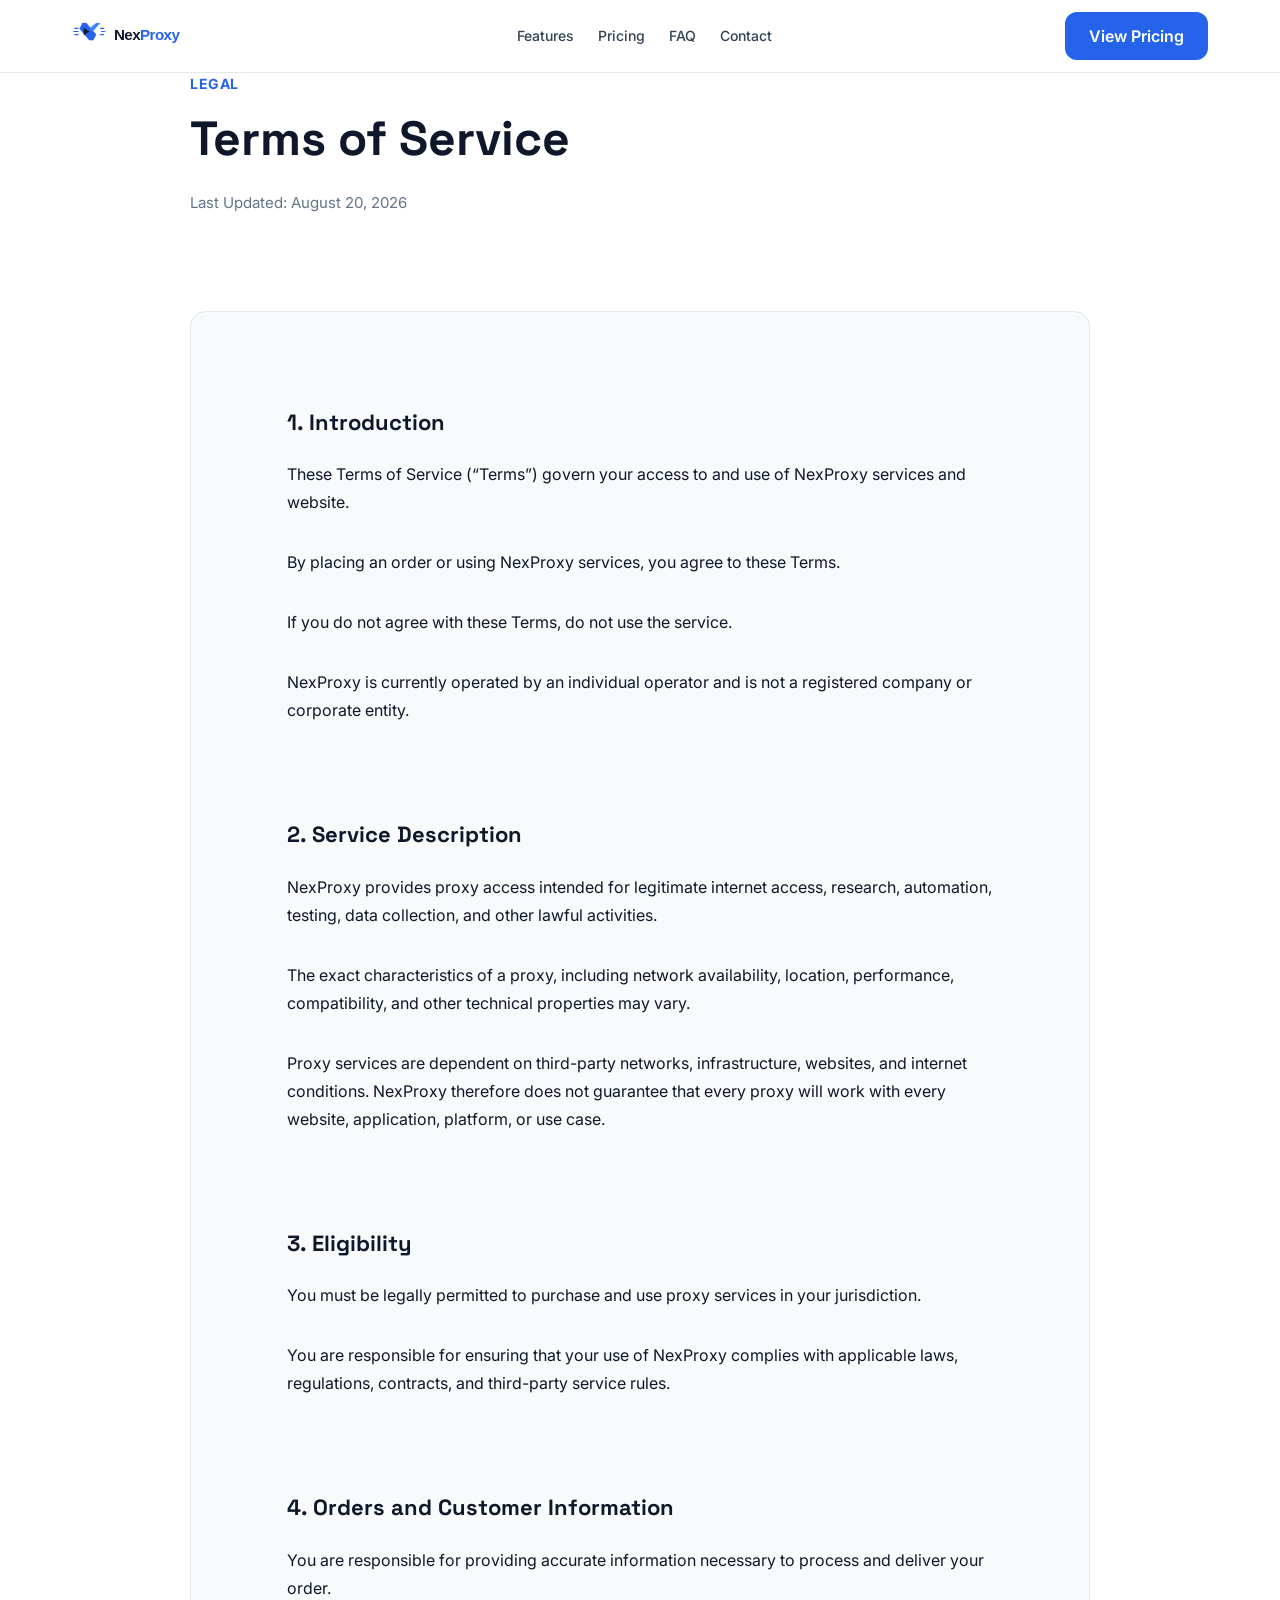
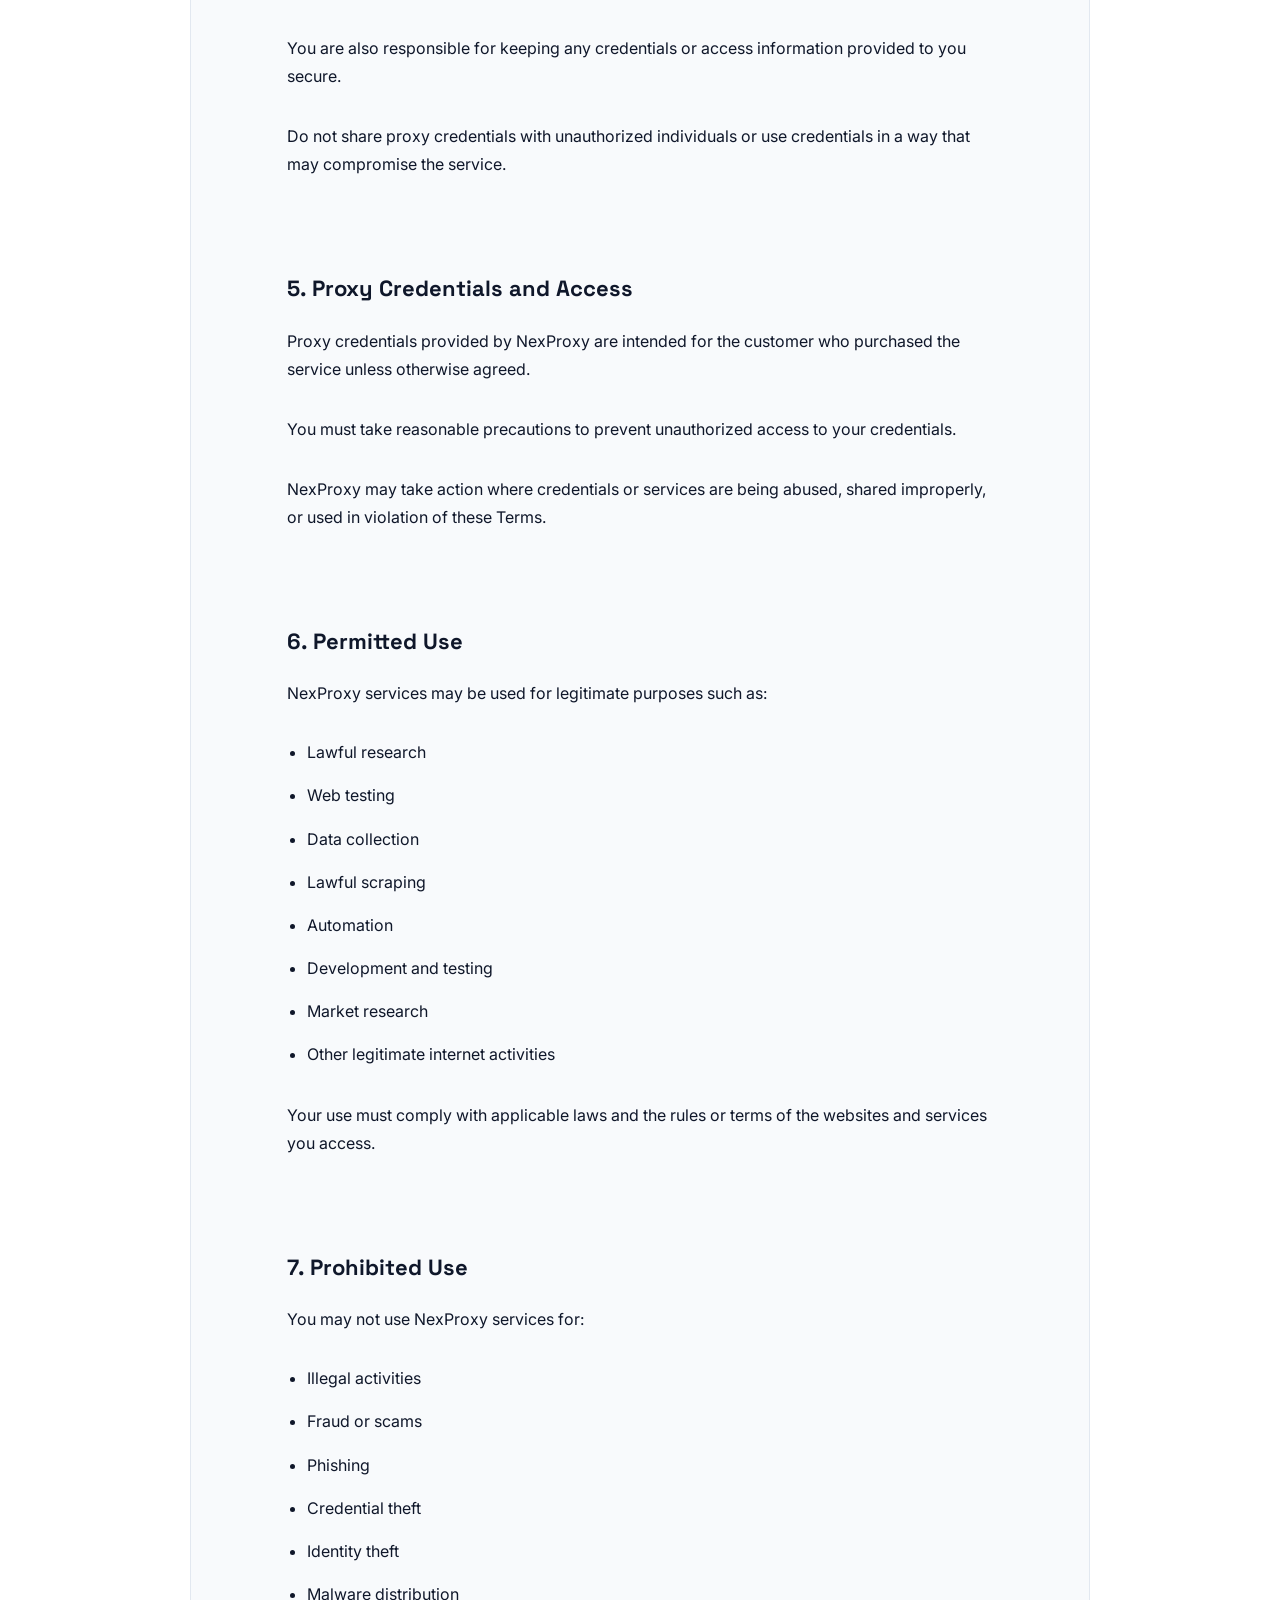
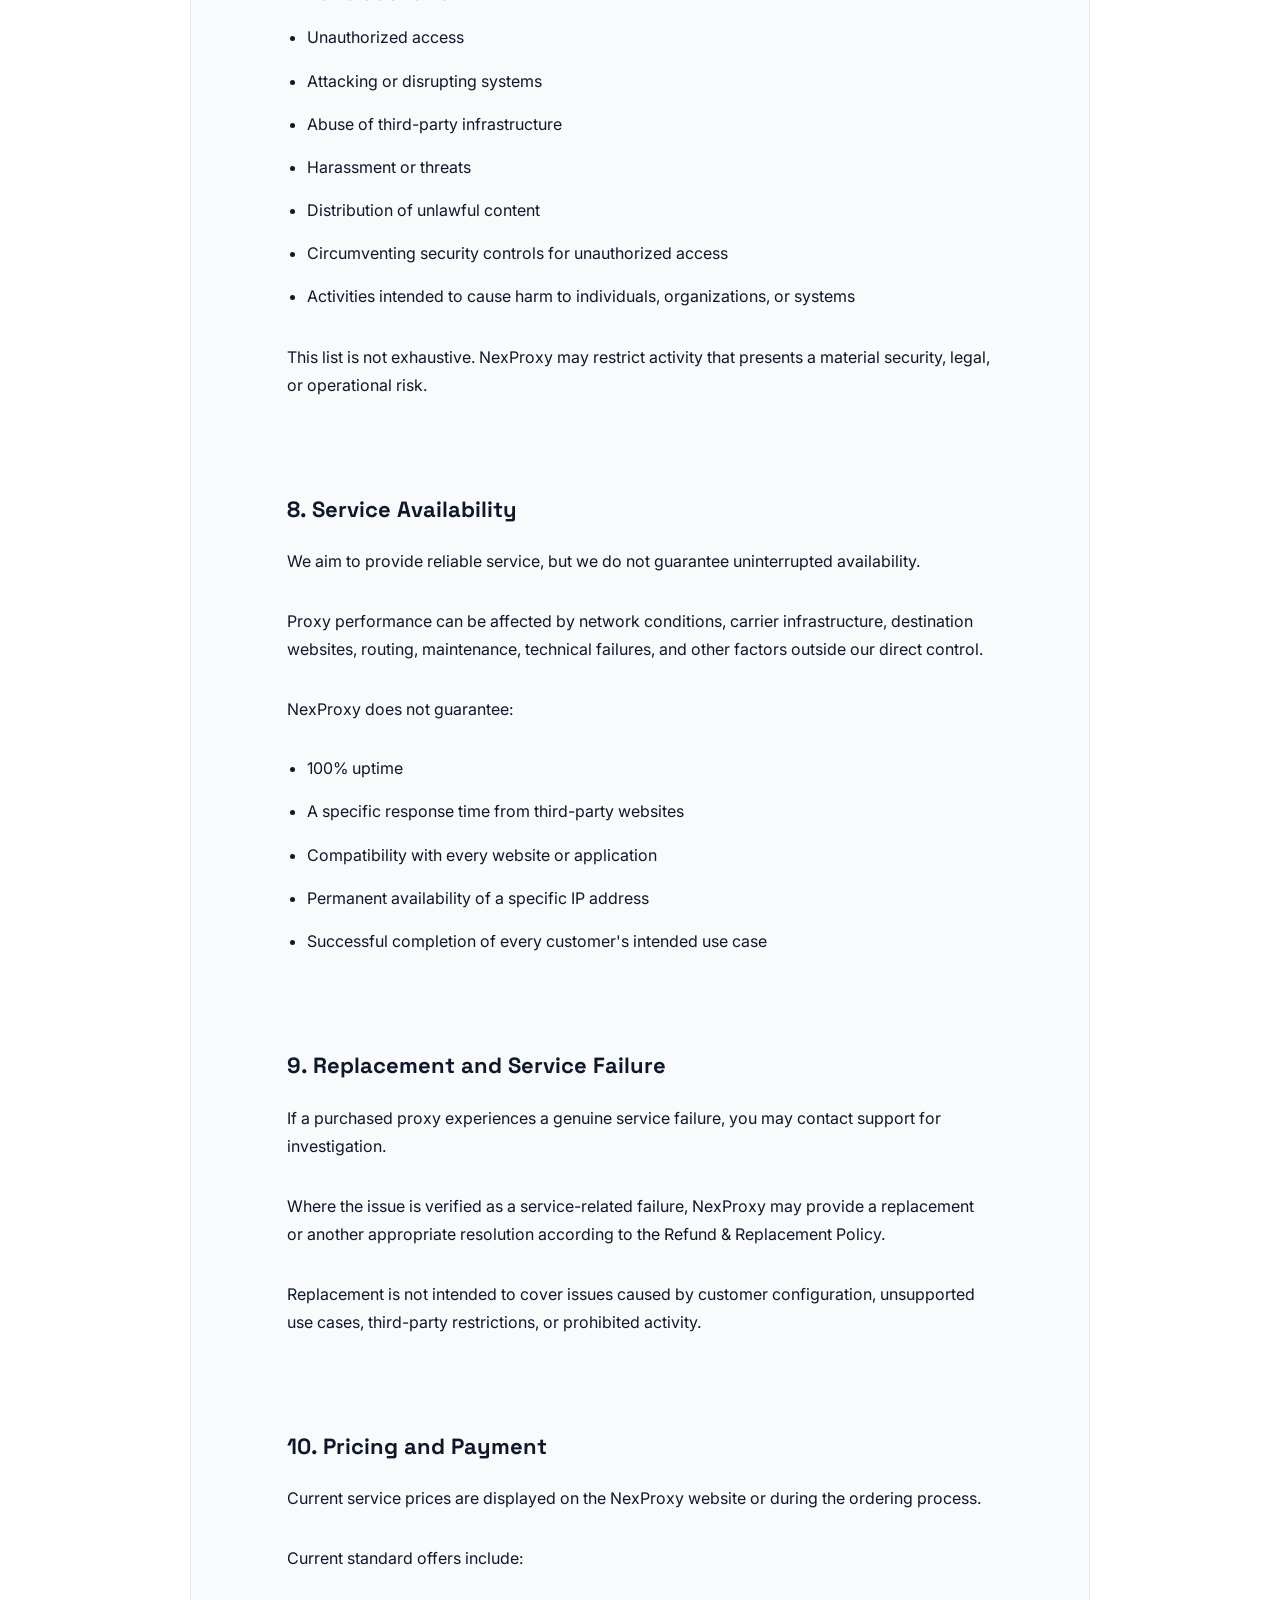
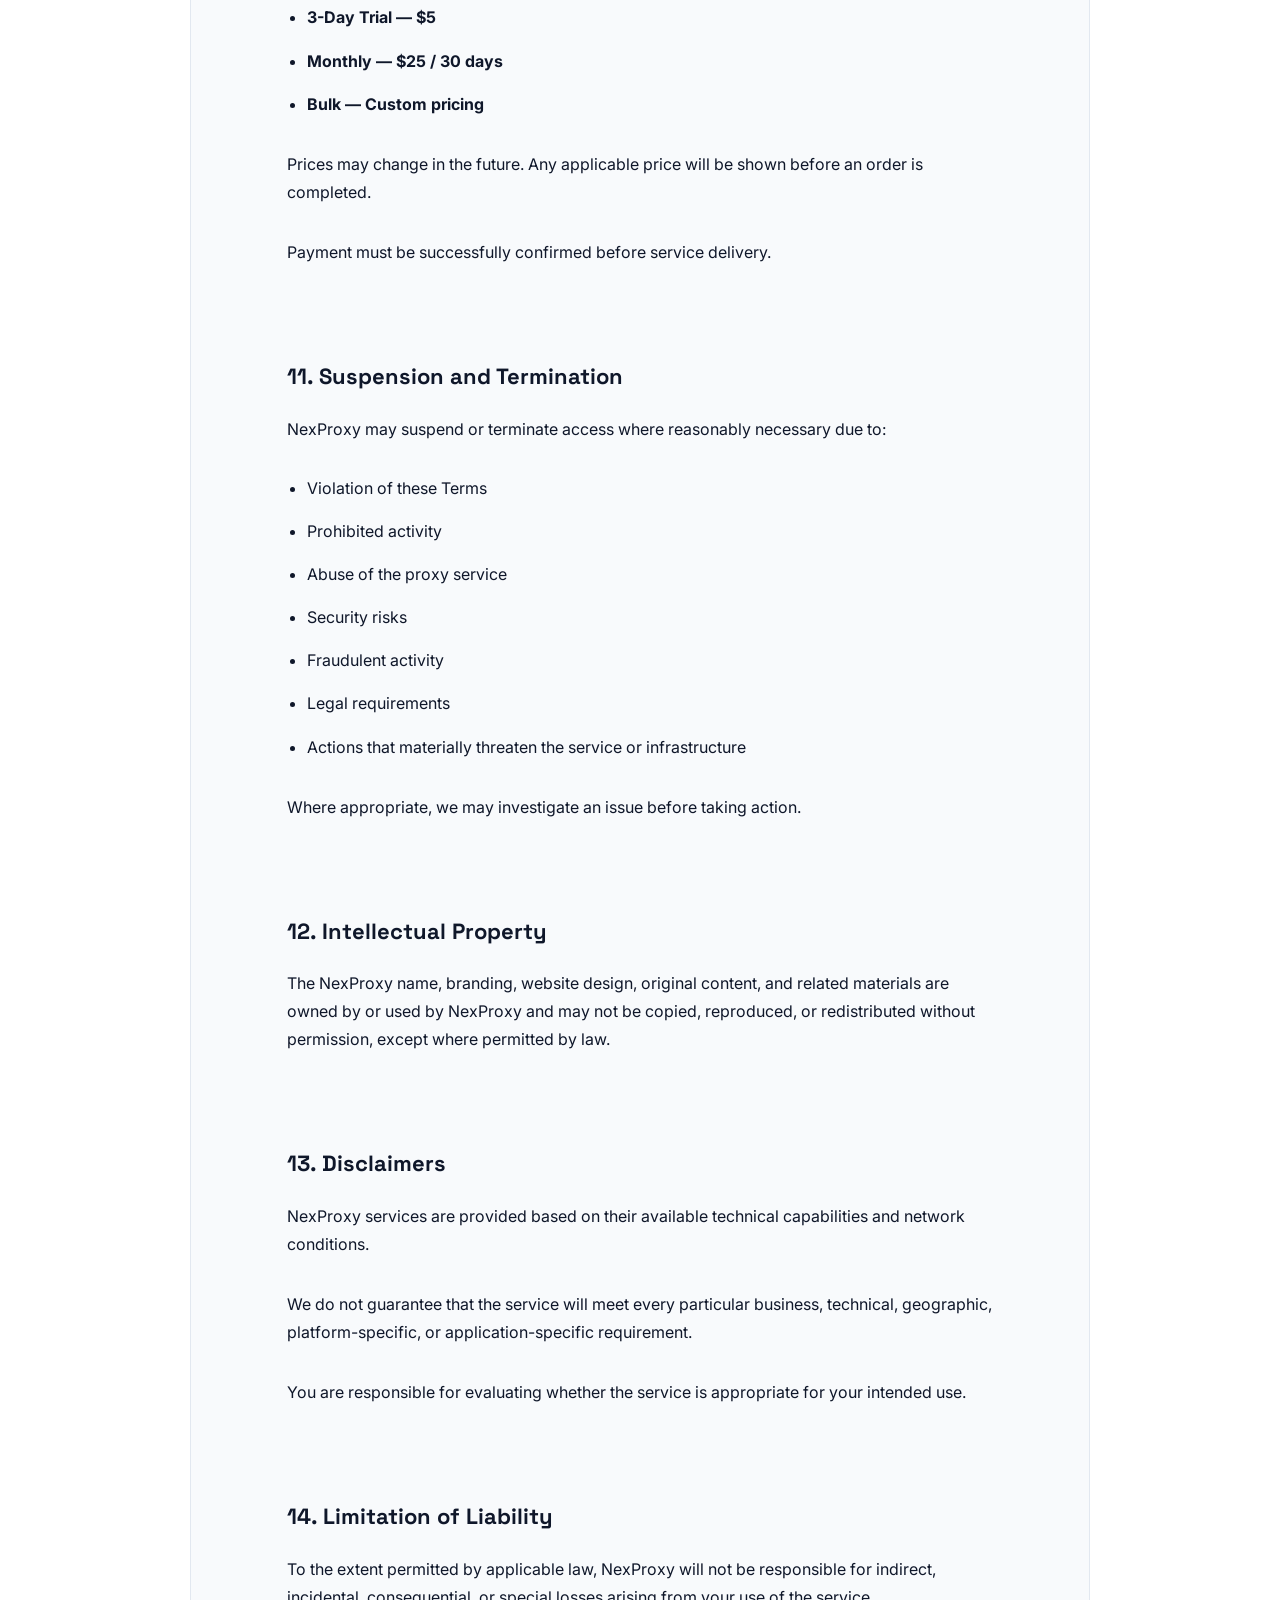
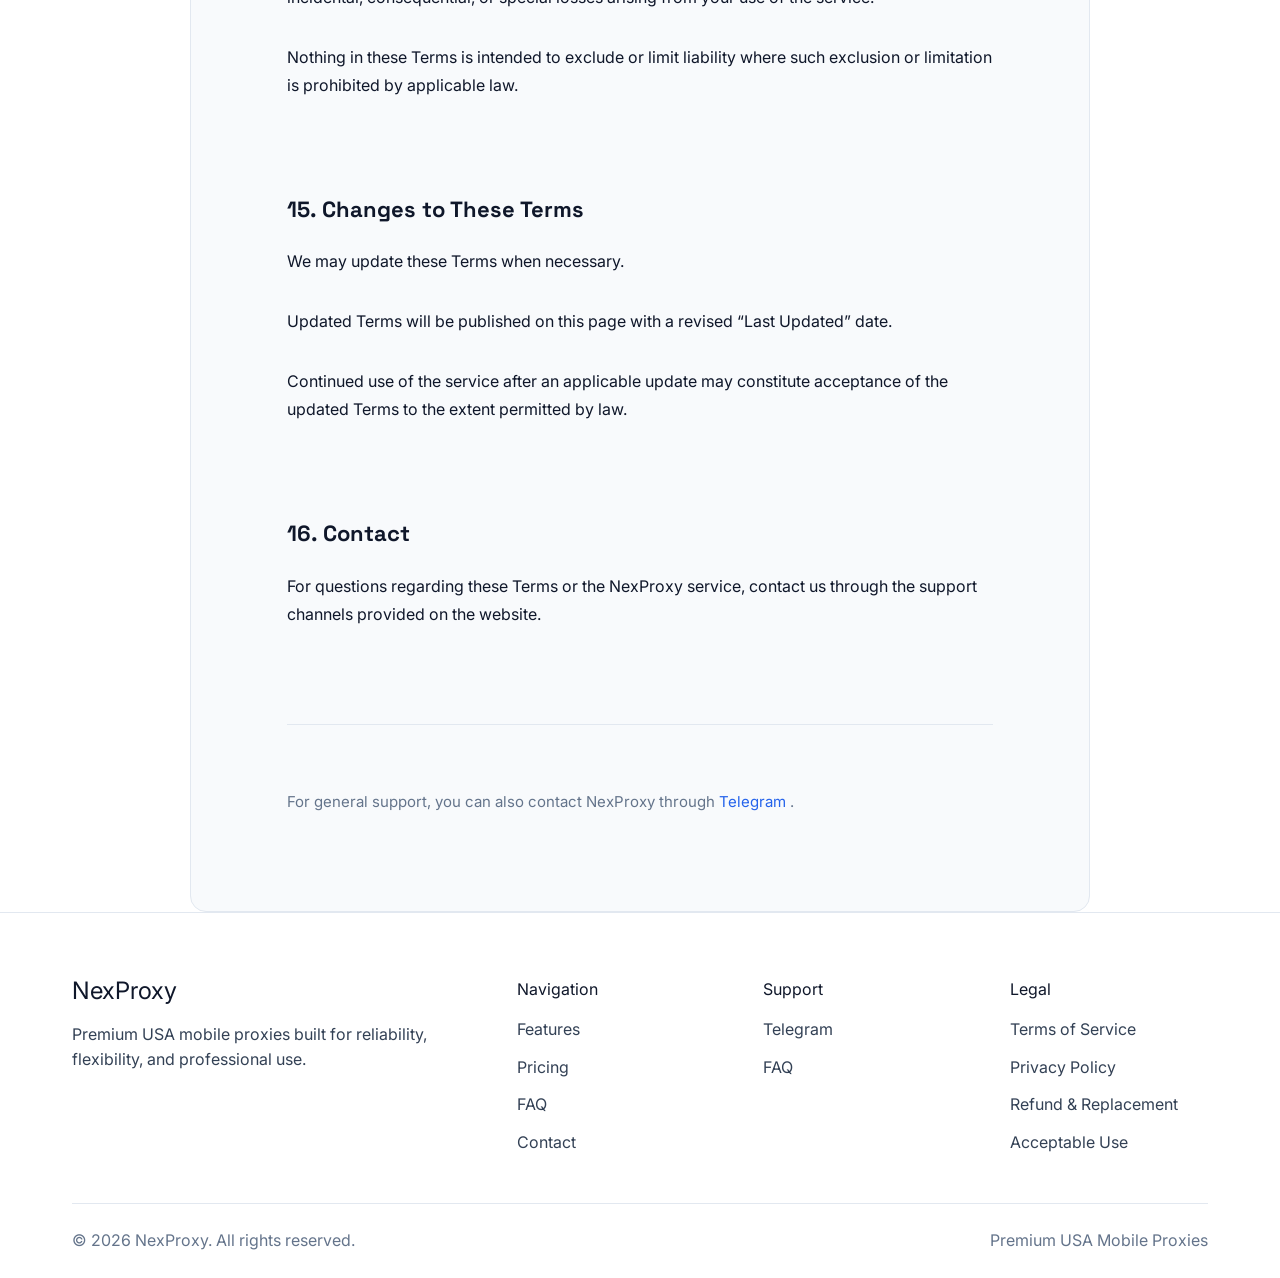
<file: terms/index.html>
<!DOCTYPE html>
<html lang="en">
<head>
    <!-- Basic Meta -->
    <meta charset="UTF-8">
    <meta name="viewport" content="width=device-width, initial-scale=1.0">

    <!-- SEO -->
    <title>Terms of Service | NexProxy</title>
    <meta
        name="description"
        content="NexProxy Terms of Service governing the use of NexProxy proxy services and website."
    >

    <!-- Search Engine -->
    <meta name="robots" content="index, follow">

    <!-- Theme Color -->
    <meta name="theme-color" content="#0B0F19">

    <!-- Favicon -->
    <link rel="icon" href="../logo/favicon.ico">
    <link rel="icon" type="image/svg+xml" href="../logo/favicon.svg">
    <link rel="apple-touch-icon" href="../logo/apple-touch-icon.png">

    <!-- Google Fonts -->
    <link rel="preconnect" href="https://fonts.googleapis.com">
    <link rel="preconnect" href="https://fonts.gstatic.com" crossorigin>

    <link
        href="https://fonts.googleapis.com/css2?family=Inter:wght@400;500;600;700&family=Space+Grotesk:wght@500;600;700&display=swap"
        rel="stylesheet"
    >

    <!-- Stylesheets -->
    <link rel="stylesheet" href="../assets/css/style.css">
    <link rel="stylesheet" href="../assets/css/legal.css">
</head>

<body>

    <div class="legal-page">

        <header class="site-header">
            <div class="container">

                <nav class="navbar">

                    <!-- Logo -->
                    <a href="../" class="logo" aria-label="NexProxy home">
                        <img src="../logo/nexproxy-logo.svg" alt="NexProxy">
                    </a>

                    <!-- Navigation -->
                    <ul class="nav-menu">
                        <li>
                            <a href="../#features">Features</a>
                        </li>

                        <li>
                            <a href="../#pricing">Pricing</a>
                        </li>

                        <li>
                            <a href="../#faq">FAQ</a>
                        </li>

                        <li>
                            <a href="../#contact">Contact</a>
                        </li>
                    </ul>

                    <button
                        class="nav-toggle"
                        type="button"
                        aria-label="Open navigation menu"
                        aria-expanded="false"
                    >
                        <span></span>
                        <span></span>
                        <span></span>
                    </button>

                    <!-- CTA -->
                    <a href="../#pricing" class="btn btn-primary">
                        View Pricing
                    </a>

                </nav>

            </div>
        </header>


        <main class="legal-main">

            <div class="legal-container">

                <header class="legal-header">

                    <p class="legal-eyebrow">
                        Legal
                    </p>

                    <h1 class="legal-title">
                        Terms of Service
                    </h1>

                    <p class="legal-updated">
                        Last Updated: August 20, 2026
                    </p>

                </header>


                <article class="legal-content">

                    <section>
                        <h2>1. Introduction</h2>

                        <p>
                            These Terms of Service (“Terms”) govern your access
                            to and use of NexProxy services and website.
                        </p>

                        <p>
                            By placing an order or using NexProxy services,
                            you agree to these Terms.
                        </p>

                        <p>
                            If you do not agree with these Terms, do not use
                            the service.
                        </p>

                        <p>
                            NexProxy is currently operated by an individual
                            operator and is not a registered company or
                            corporate entity.
                        </p>
                    </section>


                    <section>
                        <h2>2. Service Description</h2>

                        <p>
                            NexProxy provides proxy access intended for
                            legitimate internet access, research, automation,
                            testing, data collection, and other lawful
                            activities.
                        </p>

                        <p>
                            The exact characteristics of a proxy, including
                            network availability, location, performance,
                            compatibility, and other technical properties may
                            vary.
                        </p>

                        <p>
                            Proxy services are dependent on third-party
                            networks, infrastructure, websites, and internet
                            conditions. NexProxy therefore does not guarantee
                            that every proxy will work with every website,
                            application, platform, or use case.
                        </p>
                    </section>


                    <section>
                        <h2>3. Eligibility</h2>

                        <p>
                            You must be legally permitted to purchase and use
                            proxy services in your jurisdiction.
                        </p>

                        <p>
                            You are responsible for ensuring that your use of
                            NexProxy complies with applicable laws, regulations,
                            contracts, and third-party service rules.
                        </p>
                    </section>


                    <section>
                        <h2>4. Orders and Customer Information</h2>

                        <p>
                            You are responsible for providing accurate
                            information necessary to process and deliver your
                            order.
                        </p>

                        <p>
                            You are also responsible for keeping any credentials
                            or access information provided to you secure.
                        </p>

                        <p>
                            Do not share proxy credentials with unauthorized
                            individuals or use credentials in a way that may
                            compromise the service.
                        </p>
                    </section>


                    <section>
                        <h2>5. Proxy Credentials and Access</h2>

                        <p>
                            Proxy credentials provided by NexProxy are intended
                            for the customer who purchased the service unless
                            otherwise agreed.
                        </p>

                        <p>
                            You must take reasonable precautions to prevent
                            unauthorized access to your credentials.
                        </p>

                        <p>
                            NexProxy may take action where credentials or
                            services are being abused, shared improperly, or
                            used in violation of these Terms.
                        </p>
                    </section>


                    <section>
                        <h2>6. Permitted Use</h2>

                        <p>
                            NexProxy services may be used for legitimate
                            purposes such as:
                        </p>

                        <ul>
                            <li>Lawful research</li>
                            <li>Web testing</li>
                            <li>Data collection</li>
                            <li>Lawful scraping</li>
                            <li>Automation</li>
                            <li>Development and testing</li>
                            <li>Market research</li>
                            <li>Other legitimate internet activities</li>
                        </ul>

                        <p>
                            Your use must comply with applicable laws and the
                            rules or terms of the websites and services you
                            access.
                        </p>
                    </section>


                    <section>
                        <h2>7. Prohibited Use</h2>

                        <p>
                            You may not use NexProxy services for:
                        </p>

                        <ul>
                            <li>Illegal activities</li>
                            <li>Fraud or scams</li>
                            <li>Phishing</li>
                            <li>Credential theft</li>
                            <li>Identity theft</li>
                            <li>Malware distribution</li>
                            <li>Unauthorized access</li>
                            <li>Attacking or disrupting systems</li>
                            <li>Abuse of third-party infrastructure</li>
                            <li>Harassment or threats</li>
                            <li>Distribution of unlawful content</li>
                            <li>
                                Circumventing security controls for
                                unauthorized access
                            </li>
                            <li>
                                Activities intended to cause harm to
                                individuals, organizations, or systems
                            </li>
                        </ul>

                        <p>
                            This list is not exhaustive. NexProxy may restrict
                            activity that presents a material security, legal,
                            or operational risk.
                        </p>
                    </section>


                    <section>
                        <h2>8. Service Availability</h2>

                        <p>
                            We aim to provide reliable service, but we do not
                            guarantee uninterrupted availability.
                        </p>

                        <p>
                            Proxy performance can be affected by network
                            conditions, carrier infrastructure, destination
                            websites, routing, maintenance, technical failures,
                            and other factors outside our direct control.
                        </p>

                        <p>
                            NexProxy does not guarantee:
                        </p>

                        <ul>
                            <li>100% uptime</li>
                            <li>
                                A specific response time from third-party
                                websites
                            </li>
                            <li>
                                Compatibility with every website or application
                            </li>
                            <li>
                                Permanent availability of a specific IP address
                            </li>
                            <li>
                                Successful completion of every customer's
                                intended use case
                            </li>
                        </ul>
                    </section>


                    <section>
                        <h2>9. Replacement and Service Failure</h2>

                        <p>
                            If a purchased proxy experiences a genuine service
                            failure, you may contact support for investigation.
                        </p>

                        <p>
                            Where the issue is verified as a service-related
                            failure, NexProxy may provide a replacement or
                            another appropriate resolution according to the
                            Refund &amp; Replacement Policy.
                        </p>

                        <p>
                            Replacement is not intended to cover issues caused
                            by customer configuration, unsupported use cases,
                            third-party restrictions, or prohibited activity.
                        </p>
                    </section>


                    <section>
                        <h2>10. Pricing and Payment</h2>

                        <p>
                            Current service prices are displayed on the
                            NexProxy website or during the ordering process.
                        </p>

                        <p>
                            Current standard offers include:
                        </p>

                        <ul>
                            <li><strong>3-Day Trial — $5</strong></li>
                            <li><strong>Monthly — $25 / 30 days</strong></li>
                            <li><strong>Bulk — Custom pricing</strong></li>
                        </ul>

                        <p>
                            Prices may change in the future. Any applicable
                            price will be shown before an order is completed.
                        </p>

                        <p>
                            Payment must be successfully confirmed before
                            service delivery.
                        </p>
                    </section>


                    <section>
                        <h2>11. Suspension and Termination</h2>

                        <p>
                            NexProxy may suspend or terminate access where
                            reasonably necessary due to:
                        </p>

                        <ul>
                            <li>Violation of these Terms</li>
                            <li>Prohibited activity</li>
                            <li>Abuse of the proxy service</li>
                            <li>Security risks</li>
                            <li>Fraudulent activity</li>
                            <li>Legal requirements</li>
                            <li>
                                Actions that materially threaten the service
                                or infrastructure
                            </li>
                        </ul>

                        <p>
                            Where appropriate, we may investigate an issue
                            before taking action.
                        </p>
                    </section>


                    <section>
                        <h2>12. Intellectual Property</h2>

                        <p>
                            The NexProxy name, branding, website design,
                            original content, and related materials are owned
                            by or used by NexProxy and may not be copied,
                            reproduced, or redistributed without permission,
                            except where permitted by law.
                        </p>
                    </section>


                    <section>
                        <h2>13. Disclaimers</h2>

                        <p>
                            NexProxy services are provided based on their
                            available technical capabilities and network
                            conditions.
                        </p>

                        <p>
                            We do not guarantee that the service will meet
                            every particular business, technical, geographic,
                            platform-specific, or application-specific
                            requirement.
                        </p>

                        <p>
                            You are responsible for evaluating whether the
                            service is appropriate for your intended use.
                        </p>
                    </section>


                    <section>
                        <h2>14. Limitation of Liability</h2>

                        <p>
                            To the extent permitted by applicable law, NexProxy
                            will not be responsible for indirect, incidental,
                            consequential, or special losses arising from your
                            use of the service.
                        </p>

                        <p>
                            Nothing in these Terms is intended to exclude or
                            limit liability where such exclusion or limitation
                            is prohibited by applicable law.
                        </p>
                    </section>


                    <section>
                        <h2>15. Changes to These Terms</h2>

                        <p>
                            We may update these Terms when necessary.
                        </p>

                        <p>
                            Updated Terms will be published on this page with
                            a revised “Last Updated” date.
                        </p>

                        <p>
                            Continued use of the service after an applicable
                            update may constitute acceptance of the updated
                            Terms to the extent permitted by law.
                        </p>
                    </section>


                    <section>
                        <h2>16. Contact</h2>

                        <p>
                            For questions regarding these Terms or the NexProxy
                            service, contact us through the support channels
                            provided on the website.
                        </p>
                    </section>


                    <div class="legal-footer">
                        <p>
                            For general support, you can also contact NexProxy
                            through
                            <a
                                href="https://t.me/NexProxyHQ"
                                target="_blank"
                                rel="noopener noreferrer"
                            >
                                Telegram
                            </a>.
                        </p>
                    </div>

                </article>

            </div>

        </main>


        <footer class="site-footer">
            <div class="container">

                <div class="footer-grid">

                    <!-- Brand -->
                    <div class="footer-brand">

                        <a href="../" class="footer-logo">
                            NexProxy
                        </a>

                        <p>
                            Premium USA mobile proxies built for reliability,
                            flexibility, and professional use.
                        </p>

                    </div>


                    <!-- Navigation -->
                    <div class="footer-column">

                        <h2 class="footer-heading">
                            Navigation
                        </h2>

                        <ul class="footer-links">

                            <li>
                                <a href="../#features">
                                    Features
                                </a>
                            </li>

                            <li>
                                <a href="../#pricing">
                                    Pricing
                                </a>
                            </li>

                            <li>
                                <a href="../#faq">
                                    FAQ
                                </a>
                            </li>

                            <li>
                                <a href="../#contact">
                                    Contact
                                </a>
                            </li>

                        </ul>

                    </div>


                    <!-- Support -->
                    <div class="footer-column">

                        <h2 class="footer-heading">
                            Support
                        </h2>

                        <ul class="footer-links">

                            <li>
                                <a
                                    href="https://t.me/NexProxyHQ"
                                    target="_blank"
                                    rel="noopener noreferrer"
                                >
                                    Telegram
                                </a>
                            </li>

                            <li>
                                <a href="../#faq">
                                    FAQ
                                </a>
                            </li>

                        </ul>

                    </div>


                    <!-- Legal -->
                    <div class="footer-column">

                        <h2 class="footer-heading">
                            Legal
                        </h2>

                        <ul class="footer-links">

                            <li>
                                <a href="./">
                                    Terms of Service
                                </a>
                            </li>

                            <li>
                                <a href="../privacy/">
                                    Privacy Policy
                                </a>
                            </li>

                            <li>
                                <a href="../refund-policy/">
                                    Refund &amp; Replacement
                                </a>
                            </li>

                            <li>
                                <a href="../acceptable-use/">
                                    Acceptable Use
                                </a>
                            </li>

                        </ul>

                    </div>

                </div>


                <!-- Footer Bottom -->
                <div class="footer-bottom">

                    <p>
                        &copy; 2026 NexProxy. All rights reserved.
                    </p>

                    <p>
                        Premium USA Mobile Proxies
                    </p>

                </div>

            </div>
        </footer>

    </div>

    <script src="../assets/js/main.js" defer></script>

</body>
</html>
</file>
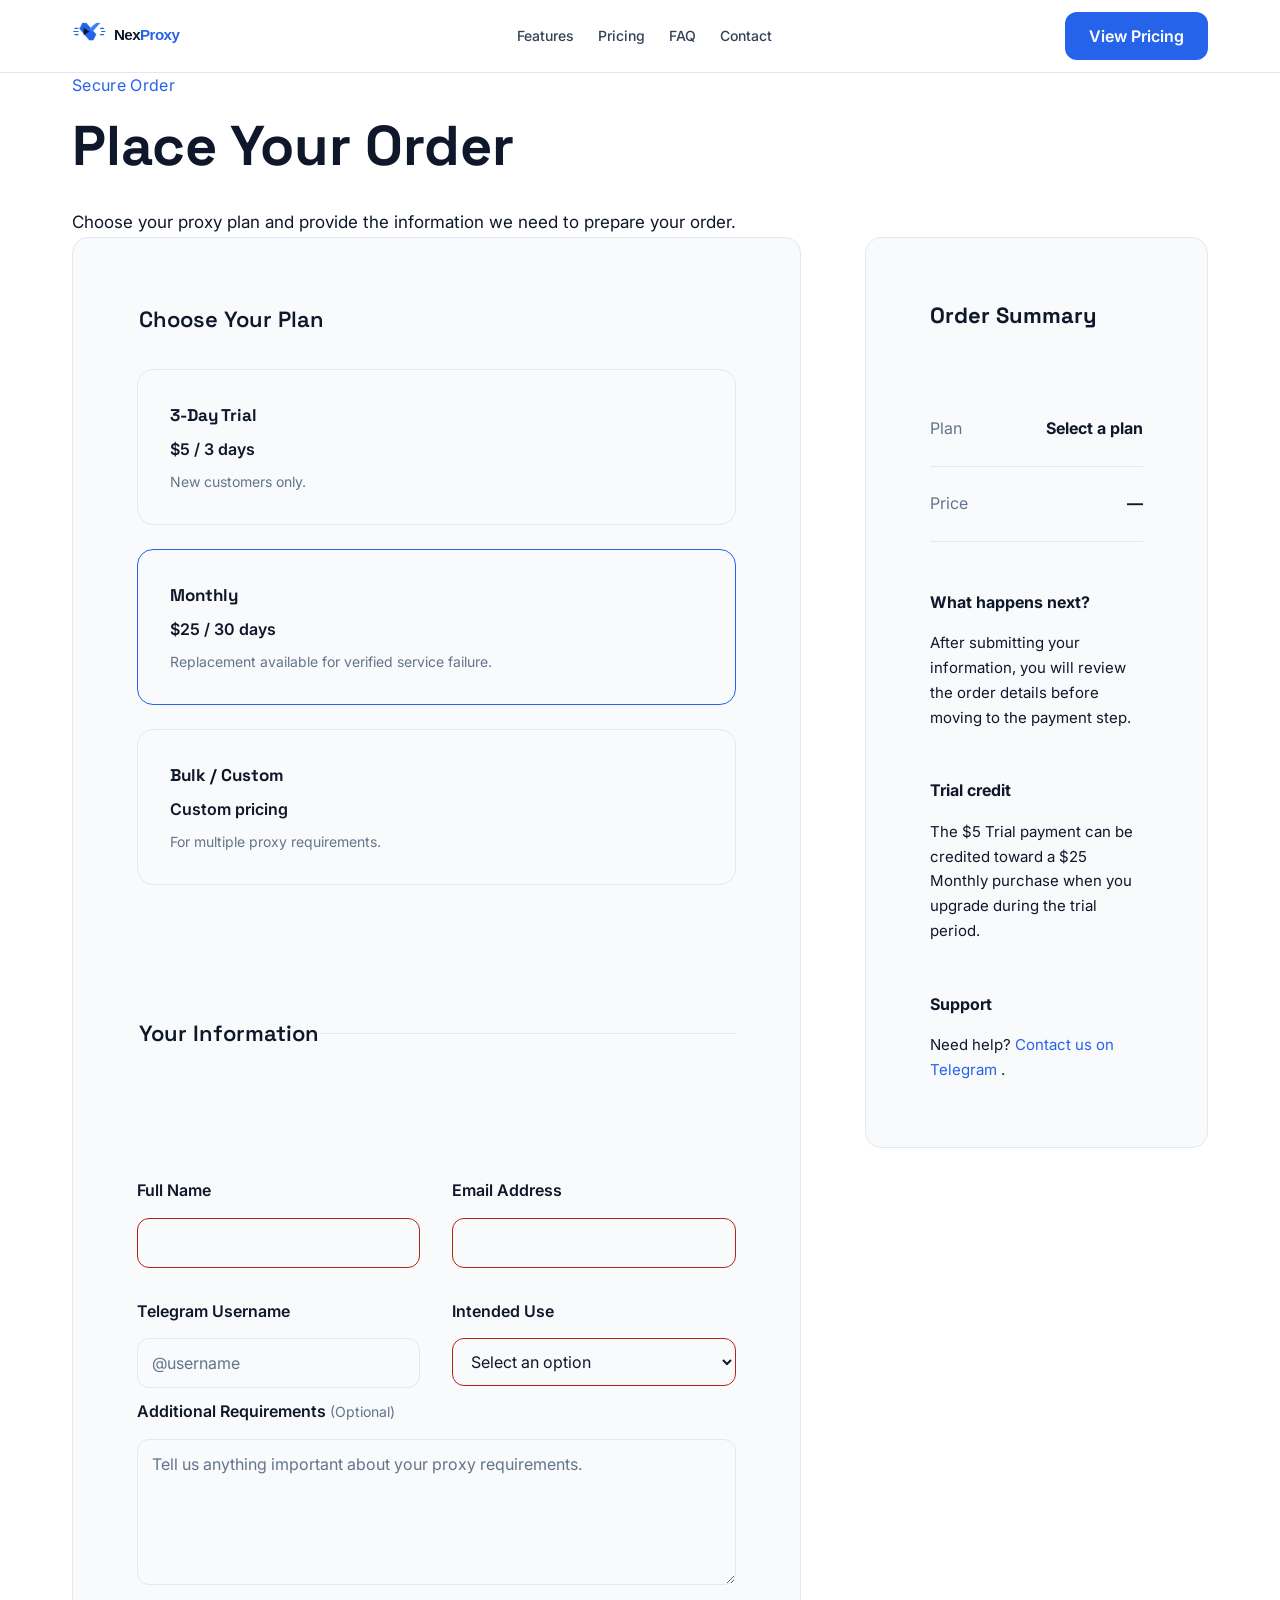
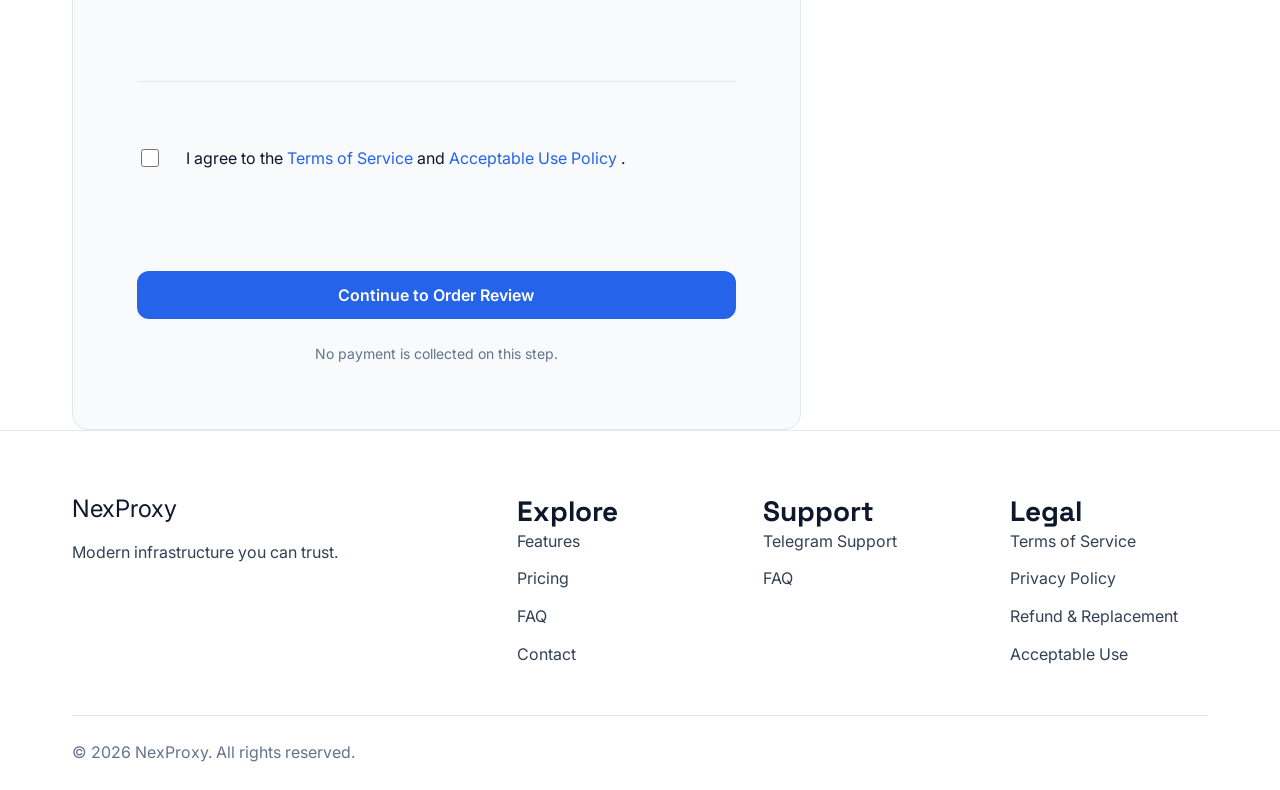
<file: order/review/index.html>
<!doctype html>
<html lang="en">
<head>
    <meta charset="utf-8">
    <meta
        name="viewport"
        content="width=device-width, initial-scale=1"
    >
    <meta
        name="description"
        content="Review your NexProxy order details before payment."
    >

    <title>Review Order | NexProxy</title>

    <link rel="icon" href="../../logo/favicon.ico">
    <link
        rel="icon"
        type="image/svg+xml"
        href="../../logo/favicon.svg"
    >
    <link
        rel="apple-touch-icon"
        href="../../logo/apple-touch-icon.png"
    >

    <link rel="stylesheet" href="../../assets/css/style.css">
    <link rel="stylesheet" href="../../assets/css/order-review.css">
</head>

<body class="order-page review-page">

    <header class="site-header">
        <div class="container header-inner">
            <a
                href="../../"
                class="logo"
                aria-label="NexProxy home"
            >
                <img
                    src="../../logo/nexproxy-logo.svg"
                    alt="NexProxy"
                >
            </a>

            <nav
                class="site-nav"
                aria-label="Main navigation"
            >
                <a href="../../#features">Features</a>
                <a href="../../#pricing">Pricing</a>
                <a href="../../#how-it-works">How It Works</a>
                <a href="../../#faq">FAQ</a>
                <a href="../../#contact">Contact</a>
            </nav>

            <a
                href="../../#pricing"
                class="button button-primary header-cta"
            >
                View Pricing
            </a>
        </div>
    </header>

    <main>
        <section class="order-hero review-hero">
            <div class="container">
                <div class="order-heading">
                    <p class="eyebrow">Order Review</p>

                    <h1>Review Your Order</h1>

                    <p>
                        Check your order details carefully before
                        continuing to payment.
                    </p>
                </div>
            </div>
        </section>

        <section class="order-section">
            <div class="container">
                <div class="review-layout">

                    <div class="review-main">

                        <section
                            class="review-card"
                            aria-labelledby="order-details-heading"
                        >
                            <div class="review-card-header">
                                <p class="review-step">Step 1</p>
                                <h2 id="order-details-heading">
                                    Order Details
                                </h2>
                            </div>

                            <dl class="review-details">
                                <div class="review-detail-row">
                                    <dt>Plan</dt>
                                    <dd id="review-plan">—</dd>
                                </div>

                                <div class="review-detail-row">
                                    <dt>Duration</dt>
                                    <dd id="review-duration">—</dd>
                                </div>

                                <div class="review-detail-row">
                                    <dt>Price</dt>
                                    <dd id="review-price">—</dd>
                                </div>
                            </dl>

                            <div
                                class="review-notice"
                                id="trial-credit-note"
                                hidden
                            >
                                <strong>Trial credit</strong>
                                <p>
                                    Your $5 3-Day Trial payment can be
                                    credited toward a $25 Monthly purchase
                                    when you upgrade during the trial period.
                                </p>
                            </div>
                        </section>

                        <section
                            class="review-card"
                            aria-labelledby="customer-details-heading"
                        >
                            <div class="review-card-header">
                                <p class="review-step">Step 2</p>
                                <h2 id="customer-details-heading">
                                    Customer Details
                                </h2>
                            </div>

                            <dl class="review-details">
                                <div class="review-detail-row">
                                    <dt>Full Name</dt>
                                    <dd id="review-name">—</dd>
                                </div>

                                <div class="review-detail-row">
                                    <dt>Email</dt>
                                    <dd id="review-email">—</dd>
                                </div>

                                <div class="review-detail-row">
                                    <dt>Telegram</dt>
                                    <dd id="review-telegram">—</dd>
                                </div>

                                <div class="review-detail-row">
                                    <dt>Intended Use</dt>
                                    <dd id="review-intended-use">—</dd>
                                </div>

                                <div class="review-detail-row">
                                    <dt>Additional Requirements</dt>
                                    <dd id="review-requirements">None</dd>
                                </div>
                            </dl>
                        </section>

                        <section
                            class="review-card review-confirmation"
                            aria-labelledby="next-step-heading"
                        >
                            <div class="review-card-header">
                                <p class="review-step">Step 3</p>
                                <h2 id="next-step-heading">
                                    What Happens Next?
                                </h2>
                            </div>

                            <p>
                                After you confirm your order, you will
                                continue to the payment step. Payment has
                                not been collected yet.
                            </p>

                            <p>
                                After payment is verified, your proxy
                                details will be delivered through the
                                agreed delivery channel.
                            </p>
                        </section>

                        <div
                            class="review-actions"
                            aria-label="Order actions"
                        >
                            <a
                                href="../"
                                class="button button-secondary"
                                id="edit-order"
                            >
                                Back &amp; Edit
                            </a>

                            <button
                                type="button"
                                class="button button-primary"
                                id="confirm-order"
                            >
                                Confirm Order
                            </button>
                        </div>

                    </div>

                    <aside
                        class="review-sidebar"
                        aria-label="Order summary"
                    >
                        <div class="review-summary-card">
                            <p class="eyebrow">Order Summary</p>

                            <div class="review-summary-plan">
                                <span>Selected Plan</span>
                                <strong id="summary-plan">—</strong>
                            </div>

                            <div class="review-summary-price">
                                <span>Total</span>
                                <strong id="summary-price">—</strong>
                            </div>

                            <div class="review-summary-divider"></div>

                            <p>
                                No payment has been collected on this
                                review step.
                            </p>

                            <a
                                href="https://t.me/NexProxyHQ"
                                target="_blank"
                                rel="noopener noreferrer"
                            >
                                Need help? Ask on Telegram
                            </a>
                        </div>
                    </aside>

                </div>
            </div>
        </section>
    </main>

    <footer class="site-footer">
        <div class="container">
            <div class="footer-bottom">
                <p>
                    &copy; 2026 NexProxy. All rights reserved.
                </p>

                <nav
                    class="footer-legal"
                    aria-label="Legal navigation"
                >
                    <a href="../../terms/">Terms</a>
                    <a href="../../privacy/">Privacy</a>
                    <a href="../../refund-policy/">Refund Policy</a>
                    <a href="../../acceptable-use/">Acceptable Use</a>
                </nav>
            </div>
        </div>
    </footer>

    <script src="../../assets/js/main.js"></script>
    <script src="../../assets/js/config.js"></script>
    <script src="../../assets/js/order-review.js"></script>

</body>
</html>
</file>
<file: assets/css/style.css>
/* =========================================================
   NexProxy â€” CSS Foundation
   Sprint 10.1
   ========================================================= */

/* =========================================================
   1. Design Tokens
   ========================================================= */

:root {
  /* Colors */
  --color-bg: #ffffff;
  --color-surface: #f8fafc;
  --color-surface-alt: #f1f5f9;

  --color-text-primary: #0f172a;
  --color-text-secondary: #334155;
  --color-text-muted: #64748b;

  --color-border: #e2e8f0;

  --color-accent: #2563eb;
  --color-accent-hover: #1d4ed8;
  --color-accent-soft: #eff6ff;

  --color-white: #ffffff;

  /* Typography */
  --font-heading: "Space Grotesk", sans-serif;
  --font-body: "Inter", sans-serif;

  --text-h1: 56px;
  --text-h2: 40px;
  --text-h3: 28px;
  --text-body: 16px;
  --text-small: 14px;

  --weight-regular: 400;
  --weight-medium: 500;
  --weight-semibold: 600;
  --weight-bold: 700;

  --line-heading: 1.2;
  --line-body: 1.6;
  --line-small: 1.5;

  /* Spacing â€” 8px system */
  --space-1: 8px;
  --space-2: 16px;
  --space-3: 24px;
  --space-4: 32px;
  --space-5: 48px;
  --space-6: 64px;
  --space-7: 80px;
  --space-8: 96px;
  --space-9: 128px;

  /* Layout */
  --container-max: 1200px;

  --container-padding-desktop: 32px;
  --container-padding-tablet: 24px;
  --container-padding-mobile: 20px;

  --paragraph-max: 800px;

  /* Components */
  --card-padding: 24px;
  --card-gap: 24px;
  --radius-card: 16px;
  --radius-button: 12px;

  --button-height: 48px;

  /* Effects */
  --transition-fast: 150ms ease;
  --transition-base: 200ms ease;
}


/* =========================================================
   2. CSS Reset
   ========================================================= */

*,
*::before,
*::after {
  box-sizing: border-box;
}

html {
  scroll-behavior: smooth;
}

html,
body {
  margin: 0;
  padding: 0;
}

body {
  min-height: 100vh;
}

img,
svg {
  display: block;
  max-width: 100%;
}

button,
input,
textarea,
select {
  font: inherit;
}

button {
  border: 0;
}

a {
  color: inherit;
  text-decoration: none;
}


/* =========================================================
   3. Global Typography
   ========================================================= */

body {
  background: var(--color-bg);
  color: var(--color-text-primary);

  font-family: var(--font-body);
  font-size: var(--text-body);
  font-weight: var(--weight-regular);
  line-height: var(--line-body);

  -webkit-font-smoothing: antialiased;
  text-rendering: optimizeLegibility;
}

h1,
h2,
h3,
h4,
h5,
h6 {
  margin: 0;

  font-family: var(--font-heading);
  color: var(--color-text-primary);

  font-weight: var(--weight-bold);
  line-height: var(--line-heading);
}

h1 {
  font-size: var(--text-h1);
}

h2 {
  font-size: var(--text-h2);
}

h3 {
  font-size: var(--text-h3);
}

p {
  margin: 0;
}

small {
  font-size: var(--text-small);
  line-height: var(--line-small);
}


/* =========================================================
   4. Global Links
   ========================================================= */

a {
  transition:
    color var(--transition-fast),
    background-color var(--transition-fast),
    border-color var(--transition-fast);
}


/* =========================================================
   5. Global Focus State
   ========================================================= */

:focus-visible {
  outline: 3px solid var(--color-accent);
  outline-offset: 3px;
}


/* =========================================================
   6. Layout Foundation
   ========================================================= */

.container {
  width: 100%;
  max-width: var(--container-max);

  margin-inline: auto;
  padding-inline: var(--container-padding-desktop);
}

.section {
  width: 100%;
  padding-block: var(--space-8);
}


/* =========================================================
   7. Paragraph Foundation
   ========================================================= */

.text-readable {
  max-width: var(--paragraph-max);
}


/* =========================================================
   8. Button Foundation
   ========================================================= */

.button {
  display: inline-flex;
  align-items: center;
  justify-content: center;

  min-height: var(--button-height);

  padding-inline: var(--space-3);

  border-radius: var(--radius-button);

  font-family: var(--font-body);
  font-size: var(--text-body);
  font-weight: var(--weight-semibold);

  line-height: 1;

  cursor: pointer;

  transition:
    background-color var(--transition-base),
    color var(--transition-base),
    border-color var(--transition-base),
    transform var(--transition-fast);
}

.button:hover {
  transform: translateY(-1px);
}

.button:active {
  transform: translateY(0);
}


/* =========================================================
   9. Responsive Foundation
   ========================================================= */

/* Tablet */
@media (max-width: 1023px) {
  .container {
    padding-inline: var(--container-padding-tablet);
  }

  .section {
    padding-block: var(--space-7);
  }
}


/* Mobile */
@media (max-width: 767px) {
  :root {
    --text-h1: 40px;
    --text-h2: 32px;
    --text-h3: 24px;
  }

  .container {
    padding-inline: var(--container-padding-mobile);
  }

  .section {
    padding-block: var(--space-6);
  }
}


/* =========================================================
   End â€” Sprint 10.1 Foundation
   ========================================================= */


   /* =========================================================
   Sprint 10.2 â€” Navigation + Hero
   ========================================================= */


/* =========================================================
   10. Navigation
   ========================================================= */

.site-header {
  width: 100%;
  border-bottom: 1px solid var(--color-border);
  background: var(--color-bg);
}

.navbar {
  min-height: 72px;

  display: flex;
  align-items: center;
  justify-content: space-between;

  gap: var(--space-3);
}

.nav-toggle {
    display: none;
    width: 44px;
    height: 44px;
    padding: 0;
    border: 0;
    background: transparent;
    cursor: pointer;

    flex-direction: column;
    align-items: center;
    justify-content: center;
    gap: 5px;
}

.nav-toggle span {
    display: block;
    width: 22px;
    height: 2px;
    border-radius: 2px;
    background: var(--color-text-primary);
}

.logo {
  display: inline-flex;
  align-items: center;
  flex-shrink: 0;
}

.logo img {
  display: block;
  width: auto;
  height: 32px;
}

.nav-menu {
  display: flex;
  align-items: center;

  gap: var(--space-3);

  margin: 0;
  padding: 0;

  list-style: none;
}

.nav-menu a {
  color: var(--color-text-secondary);

  font-size: var(--text-small);
  font-weight: var(--weight-medium);
}

.nav-menu a:hover {
  color: var(--color-accent);
}


/* =========================================================
   11. Button System
   ========================================================= */

.btn {
  display: inline-flex;
  align-items: center;
  justify-content: center;

  min-height: var(--button-height);

  padding-inline: var(--space-3);

  border-radius: var(--radius-button);

  font-family: var(--font-body);
  font-size: var(--text-body);
  font-weight: var(--weight-semibold);

  line-height: 1;

  white-space: nowrap;

  cursor: pointer;

  transition:
    background-color var(--transition-base),
    color var(--transition-base),
    border-color var(--transition-base),
    transform var(--transition-fast);
}

.btn:hover {
  transform: translateY(-1px);
}

.btn:active {
  transform: translateY(0);
}

.btn-primary {
  background: var(--color-accent);
  color: var(--color-white);
}

.btn-primary:hover {
  background: var(--color-accent-hover);
}

.btn-secondary {
  background: transparent;
  color: var(--color-text-primary);

  border: 1px solid var(--color-border);
}

.btn-secondary:hover {
  border-color: var(--color-text-secondary);
  background: var(--color-surface);
}


/* =========================================================
   12. Hero
   ========================================================= */

.hero {
  padding-block: var(--space-9);
}

.hero-content {
  display: grid;

  grid-template-columns: minmax(0, 1.3fr) minmax(360px, 0.7fr);

  align-items: center;

  gap: var(--space-6);
}

.hero-text {
  max-width: 720px;
}

.hero-badge {
  display: inline-flex;
  align-items: center;

  min-height: 32px;

  padding-inline: var(--space-2);

  border: 1px solid var(--color-border);
  border-radius: 999px;

  background: var(--color-accent-soft);
  color: var(--color-accent);

  font-size: var(--text-small);
  font-weight: var(--weight-semibold);
}

.hero-title {
  margin-top: var(--space-3);

  max-width: 680px;

  font-size: var(--text-h1);
  font-weight: var(--weight-bold);
  line-height: var(--line-heading);
  letter-spacing: -0.02em;
}

.hero-description {
  max-width: 640px;

  margin-top: var(--space-3);

  color: var(--color-text-secondary);

  font-size: 18px;
  line-height: 1.6;
}

.hero-buttons {
  display: flex;
  align-items: center;
  flex-wrap: wrap;

  gap: var(--space-2);

  margin-top: var(--space-4);
}

.hero-trust {
  display: flex;
  flex-wrap: wrap;

  gap: var(--space-2);

  margin: var(--space-4) 0 0;
  padding: 0;

  list-style: none;

  color: var(--color-text-muted);

  font-size: var(--text-small);
}

.hero-visual {
  display: flex;
  align-items: center;
  justify-content: center;
}

.hero-illustration {
  width: 100%;
  min-height: 360px;

  border: 1px solid var(--color-border);
  border-radius: var(--radius-card);

  background: var(--color-surface);
}


/* =========================================================
   13. Navigation + Hero Responsive Foundation
   ========================================================= */

@media (max-width: 1023px) {
  .hero {
    padding-block: var(--space-8);
  }

  .hero-content {
    grid-template-columns: 1fr;

    gap: var(--space-6);
  }

  .hero-text {
    max-width: 760px;
  }

  .hero-visual {
    max-width: 760px;
  }
}


@media (max-width: 767px) {
  .navbar {
    min-height: 64px;

    flex-wrap: wrap;

    padding-block: var(--space-2);
  }

  .nav-menu {
    order: 3;

    width: 100%;

    justify-content: center;

    gap: var(--space-2);

    padding-bottom: var(--space-1);
  }

  .navbar > .btn {
    min-height: 44px;

    padding-inline: var(--space-2);

    font-size: var(--text-small);
  }

  .hero {
    padding-block: var(--space-6);
  }

  .hero-title {
    font-size: var(--text-h1);
  }

  .hero-description {
    font-size: var(--text-body);
  }

  .hero-buttons {
    align-items: stretch;
    flex-direction: column;
  }

  .hero-buttons .btn {
    width: 100%;
  }

  .hero-trust {
    flex-direction: column;
    gap: var(--space-1);
  }

  .hero-illustration {
    min-height: 280px;
  }

  .nav-toggle {
    display: flex;
    }

  .nav-menu {
        display: none;
    }

  .navbar > .btn {
        display: none;
    }

    .navbar {
    position: relative;
    }

    .nav-menu.is-open {
        display: flex;
        position: absolute;
        top: 100%;
        left: 0;
        right: 0;

        flex-direction: column;
        gap: 0;

        padding: 16px 20px;
        background: var(--color-white);
        border-top: 1px solid var(--color-border);
        border-bottom: 1px solid var(--color-border);

        z-index: 100;
    }

    .nav-menu.is-open li {
        width: 100%;
    }

    .nav-menu.is-open a {
        display: block;
        padding: 12px 0;
    }
}


/* =========================================================
   End â€” Sprint 10.2
   ========================================================= */

   /* =========================================================
   Sprint 10.3 â€” Trust + Cards
   Trust Bar
   ========================================================= */

.trust {
    padding: var(--space-6) 0;
    border-top: 1px solid var(--color-border);
    border-bottom: 1px solid var(--color-border);
    background: var(--color-surface);
}

.trust-list {
    display: grid;
    grid-template-columns: repeat(3, 1fr);
    gap: var(--space-6);
    margin: 0;
    padding: 0;
    list-style: none;
}

.trust-list li {
    display: flex;
    align-items: center;
    justify-content: center;
    gap: var(--space-2);
    color: var(--color-text-secondary);
    font-size: var(--font-size-small);
    font-weight: var(--font-weight-medium);
    text-align: center;
}

.trust-list li::first-letter {
    color: var(--color-accent);
}

/* Trust Bar â€” Tablet */
@media (max-width: 1023px) {
    .trust-list {
        gap: var(--space-4);
    }
}

/* Trust Bar â€” Mobile */
@media (max-width: 767px) {
    .trust {
        padding: var(--space-5) 0;
    }

    .trust-list {
        grid-template-columns: 1fr;
        gap: var(--space-3);
    }

    .trust-list li {
        justify-content: flex-start;
        text-align: left;
    }
}


/* =========================================================
   Sprint 10.3 â€” Audience Cards
   ========================================================= */

.audience-section {
    padding-top: 96px;
    padding-bottom: 96px;
}

.section-heading {
    max-width: var(--max-text-width);
    margin-bottom: var(--space-8);
}

.section-eyebrow {
    display: inline-block;
    margin-bottom: var(--space-2);
    color: var(--color-accent);
    font-size: var(--font-size-small);
    font-weight: var(--font-weight-semibold);
    letter-spacing: 0.02em;
}

.section-heading h2 {
    margin-bottom: var(--space-4);
}

.section-heading p {
    margin: 0;
    color: var(--color-text-secondary);
}

.audience-grid {
    display: grid;
    grid-template-columns: repeat(3, minmax(0, 1fr));
    gap: var(--space-6);
}

.audience-card {
    padding: var(--card-padding);
    background: var(--color-white);
    border: 1px solid var(--color-border);
    border-radius: var(--radius-card);
    transition:
        border-color var(--transition-fast),
        box-shadow var(--transition-fast),
        transform var(--transition-fast);
}

.audience-card:hover {
    border-color: var(--color-accent);
    box-shadow: var(--shadow-card);
    transform: translateY(-2px);
}

.audience-icon {
    display: flex;
    align-items: center;
    justify-content: center;
    width: 48px;
    height: 48px;
    margin-bottom: var(--space-4);
    background: var(--color-accent-soft);
    border-radius: var(--radius-button);
    color: var(--color-accent);
    font-size: 20px;
    font-weight: var(--font-weight-semibold);
}

.audience-card h3 {
    margin-bottom: var(--space-2);
}

.audience-card p {
    margin: 0;
    color: var(--color-text-secondary);
}

/* Audience Cards â€” Tablet */
@media (max-width: 1023px) {
    .audience-section {
        padding: 80px 0;
    }

    .audience-grid {
        grid-template-columns: repeat(2, minmax(0, 1fr));
    }
}

/* Audience Cards â€” Mobile */
@media (max-width: 767px) {
    .audience-section {
        padding-top: 64px;
        padding-bottom: 64px;
    }

    .section-heading {
        margin-bottom: var(--space-6);
    }

    .audience-grid {
        grid-template-columns: 1fr;
        gap: var(--space-4);
    }

    .audience-card {
        padding: var(--space-5);
    }
}


/* =========================================================
   Sprint 10.3 â€” Features Cards
   ========================================================= */

.features-section {
    padding-top: 96px;
    padding-bottom: 96px;
    background: var(--color-surface);
}

.features-grid {
    display: grid;
    grid-template-columns: repeat(6, minmax(0, 1fr));
    gap: var(--space-6);
}

.feature-card {
    grid-column: span 2;
}

.feature-card {
    padding: var(--card-padding);
    background: var(--color-white);
    border: 1px solid var(--color-border);
    border-radius: var(--radius-card);
    transition:
        border-color var(--transition-fast),
        box-shadow var(--transition-fast),
        transform var(--transition-fast);
}

/* Center the two cards in the final row */
/* Center the final two cards */
.feature-card:nth-child(4) {
    grid-column: 2 / span 2;
}

.feature-card:nth-child(5) {
    grid-column: 4 / span 2;
}

.feature-card:hover {
    border-color: var(--color-accent);
    box-shadow: var(--shadow-card);
    transform: translateY(-2px);
}

.feature-icon {
    display: flex;
    align-items: center;
    justify-content: center;
    width: 48px;
    height: 48px;
    margin-bottom: var(--space-4);
    background: var(--color-accent-soft);
    border-radius: var(--radius-button);
    color: var(--color-accent);
    font-size: 20px;
    font-weight: var(--font-weight-semibold);
}

.feature-card h3 {
    margin-bottom: var(--space-2);
}

.feature-card p {
    margin: 0;
    color: var(--color-text-secondary);
}

/* Features Cards â€” Tablet */
@media (max-width: 1023px) {
    .features-section {
        padding-top: 80px;
        padding-bottom: 80px;
    }

    .features-grid {
        grid-template-columns: repeat(2, minmax(0, 1fr));
    }

    .feature-card:nth-child(4),
    .feature-card:nth-child(5) {
        grid-column: auto;
        margin-left: 0;
        transform: none;
    }
}

/* Features Cards â€” Mobile */
@media (max-width: 767px) {
    .features-grid {
        grid-template-columns: 1fr;
        gap: var(--space-4);
    }

    .feature-card {
        grid-column: 1 / -1;
        padding: var(--space-5);
    }

    .feature-card:nth-child(4),
    .feature-card:nth-child(5) {
        grid-column: 1 / -1;
        margin-left: 0;
        transform: none;
    }
}


/* =========================================================
   Sprint 10.4 â€” Pricing + Process
   Pricing Section â€” Foundation
   ========================================================= */

.pricing-section {
    padding-top: 96px;
    padding-bottom: 96px;
}

.pricing-grid {
    display: grid;
    grid-template-columns: repeat(3, minmax(0, 1fr));
    gap: 24px;
    align-items: stretch;
}

.pricing-card {
    position: relative;
    display: flex;
    flex-direction: column;
    padding: 32px 24px 24px;
    background: var(--color-white);
    border: 1px solid var(--color-border);
    border-radius: var(--radius-card);
    transition:
        border-color var(--transition-fast),
        box-shadow var(--transition-fast),
        transform var(--transition-fast);
}

.pricing-card:hover {
    border-color: var(--color-accent);
    box-shadow: var(--shadow-card);
    transform: translateY(-2px);
}

.pricing-card-header {
    margin-bottom: 24px;
}

.pricing-card h3 {
    margin-bottom: 8px;
}

.pricing-description {
    margin: 0;
    color: var(--color-text-secondary);
}

.pricing-price {
    display: flex;
    align-items: baseline;
    gap: 4px;
    margin-bottom: 24px;
}

.price-currency {
    color: var(--color-text-primary);
    font-size: 20px;
    font-weight: var(--font-weight-semibold);
}

.price-amount {
    color: var(--color-text-primary);
    font-size: 48px;
    font-weight: var(--font-weight-bold);
    line-height: 1;
}

.price-period {
    color: var(--color-text-muted);
    font-size: var(--font-size-small);
}

.pricing-features {
    display: grid;
    gap: 12px;
    margin: 0 0 24px;
    padding: 0;
    list-style: none;
}

.pricing-features li {
    position: relative;
    padding-left: 24px;
    color: var(--color-text-secondary);
}

.pricing-features li::before {
    content: "\2713";
    position: absolute;
    left: 0;
    top: 0;
    color: var(--color-accent);
    font-weight: var(--font-weight-semibold);
}

.pricing-card .btn {
    width: 100%;
    margin-top: auto;
}

.pricing-note {
    margin: 16px 0 0;
    color: var(--color-text-muted);
    font-size: var(--font-size-small);
    line-height: 1.5;
    text-align: center;
}

.pricing-price-custom {
    min-height: 48px;
}

.price-custom-text {
    color: var(--color-text-primary);
    font-size: 36px;
    font-weight: var(--font-weight-bold);
    line-height: 1;
}

/* Pricing â€” Tablet */
@media (max-width: 1023px) {
    .pricing-section {
        padding-top: 80px;
        padding-bottom: 80px;
    }

    .pricing-grid {
        grid-template-columns: repeat(2, minmax(0, 1fr));
    }

    .pricing-card {
        padding: 28px 24px 24px;
    }

    .pricing-card:nth-child(3) {
        grid-column: 1 / -1;
        width: calc(50% - 12px);
        justify-self: center;
    }
}

/* Pricing â€” Mobile */
@media (max-width: 767px) {
    .pricing-section {
        padding-top: 64px;
        padding-bottom: 64px;    
    }

    .pricing-grid {
        grid-template-columns: 1fr;
        gap: 16px;
    }

    .pricing-card {
        padding: 24px 20px;
    }

    .pricing-card-header {
        margin-bottom: 20px;
    }

    .pricing-price {
        margin-bottom: 20px;
    }

    .price-amount {
        font-size: 44px;
    }

    .pricing-features {
        gap: 12px;
        margin-bottom: 20px;
    }

    .pricing-note {
        margin-top: 12px;
    }

    .pricing-card:nth-child(3) {
        grid-column: auto;
        width: 100%;
        justify-self: stretch;
    }
}

/* Pricing â€” Section Heading Spacing */
.pricing-section .section-heading {
    margin-bottom: 32px;
}


/* =========================================================
   Sprint 10.4B â€” Featured Monthly Card
   Recommended Badge
   ========================================================= */

.pricing-card-featured {
    border-color: var(--color-accent);
    padding-top: 56px;
}

.pricing-badge {
    position: absolute;
    top: 16px;
    left: 24px;
    display: inline-flex;
    align-items: center;
    min-height: 28px;
    padding: 4px 10px;
    background: var(--color-accent-soft);
    border-radius: 999px;
    color: var(--color-accent);
    font-size: var(--font-size-small);
    font-weight: var(--font-weight-semibold);
    line-height: 1.2;
}

.pricing-card-featured:hover {
    border-color: var(--color-accent);
}

/* Featured Pricing Card â€” Mobile */
@media (max-width: 767px) {
    .pricing-card-featured {
        padding-top: 56px;
    }

    .pricing-badge {
        top: 16px;
        left: 20px;
    }
}

/* =========================================================
   Sprint 10.4C â€” Pricing CTA Refinement
   ========================================================= */

.pricing-card .btn {
    display: inline-flex;
    align-items: center;
    justify-content: center;
    min-height: 48px;
    width: 100%;
    text-align: center;
}

.pricing-card .btn-primary,
.pricing-card .btn-secondary {
    flex-shrink: 0;
}

/* =========================================================
   Sprint 10.4D â€” How It Works / Process
   ========================================================= */

.process-section {
    padding-top: 96px;
    padding-bottom: 96px;
    background: var(--color-surface);
}

.process-section .section-heading {
    margin-bottom: 32px;
}

.process-grid {
    display: grid;
    grid-template-columns: repeat(4, minmax(0, 1fr));
    gap: 24px;
}

.process-card {
    padding: 24px;
    background: var(--color-white);
    border: 1px solid var(--color-border);
    border-radius: var(--radius-card);
    transition:
        border-color var(--transition-fast),
        box-shadow var(--transition-fast),
        transform var(--transition-fast);
}

.process-card:hover {
    border-color: var(--color-accent);
    box-shadow: var(--shadow-card);
    transform: translateY(-2px);
}

.process-number {
    display: flex;
    align-items: center;
    justify-content: center;
    width: 48px;
    height: 48px;
    margin-bottom: 24px;
    background: var(--color-accent-soft);
    border-radius: var(--radius-button);
    color: var(--color-accent);
    font-size: var(--font-size-small);
    font-weight: var(--font-weight-semibold);
}

.process-card h3 {
    margin-bottom: 8px;
}

.process-card p {
    margin: 0;
    color: var(--color-text-secondary);
}

/* Process â€” Tablet */
@media (max-width: 1023px) {
    .process-section {
        padding-top: 80px;
        padding-bottom: 80px;
    }

    .process-grid {
        grid-template-columns: repeat(2, minmax(0, 1fr));
    }
}

/* Process â€” Mobile */
@media (max-width: 767px) {
    .process-section {
        padding-top: 64px;
        padding-bottom: 64px;
    }

    .process-grid {
        grid-template-columns: 1fr;
        gap: 16px;
    }

    .process-card {
        padding: 20px;
    }
}


/* =========================================================
   Sprint 10.5A â€” FAQ Foundation
   ========================================================= */

.faq-section {
    padding-top: 96px;
    padding-bottom: 96px;
}

.faq-section .section-heading {
    margin-bottom: 32px;
}

.faq-list {
    display: grid;
    gap: 16px;
    max-width: var(--max-text-width);
}

.faq-item {
    background: var(--color-white);
    border: 1px solid var(--color-border);
    border-radius: var(--radius-card);
    overflow: hidden;
    transition:
        border-color var(--transition-fast),
        box-shadow var(--transition-fast);
}

.faq-item:hover {
    border-color: var(--color-accent);
    box-shadow: var(--shadow-card);
}

.faq-item summary {
    position: relative;
    display: flex;
    align-items: center;
    min-height: 64px;
    padding: 20px 56px 20px 24px;
    color: var(--color-text-primary);
    font-weight: var(--font-weight-semibold);
    cursor: pointer;
    list-style: none;
}

.faq-item summary::-webkit-details-marker {
    display: none;
}

.faq-item summary::after {
    content: "+";
    position: absolute;
    top: 50%;
    right: 24px;
    display: flex;
    align-items: center;
    justify-content: center;
    width: 24px;
    height: 24px;
    color: var(--color-accent);
    font-size: 22px;
    font-weight: var(--font-weight-medium);
    line-height: 1;
    transform: translateY(-50%);
}

.faq-item[open] summary::after {
    content: "\2212";
}

.faq-answer {
    padding: 0 24px 24px;
}

.faq-answer p {
    margin: 0;
    color: var(--color-text-secondary);
}

.faq-answer p + p {
    margin-top: 16px;
}

/* FAQ â€” Tablet */
@media (max-width: 1023px) {
    .faq-section {
        padding-top: 80px;
        padding-bottom: 80px;
    }
}

/* FAQ â€” Mobile */
@media (max-width: 767px) {
    .faq-section {
        padding-top: 64px;
        padding-bottom: 64px;
    }

    .faq-list {
        gap: 12px;
    }

    .faq-item summary {
        min-height: 60px;
        padding: 18px 52px 18px 20px;
    }

    .faq-item summary::after {
        right: 20px;
    }

    .faq-answer {
        padding: 0 20px 20px;
    }
}

/* =========================================================
   Sprint 10.5B â€” Contact CTA
   ========================================================= */

.contact-section {
    padding-top: 96px;
    padding-bottom: 96px;
    background: var(--color-surface);
}

.contact-content {
    display: flex;
    align-items: center;
    justify-content: space-between;
    gap: 48px;
    padding: 48px;
    background: var(--color-white);
    border: 1px solid var(--color-border);
    border-radius: var(--radius-card);
}

.contact-text {
    max-width: 720px;
}

.contact-text h2 {
    margin-bottom: 16px;
}

.contact-text p {
    margin: 0;
    max-width: var(--max-text-width);
    color: var(--color-text-secondary);
}

.contact-action {
    flex-shrink: 0;
}

.contact-action .btn {
    min-width: 180px;
}

/* Contact CTA â€” Tablet */
@media (max-width: 1023px) {
    .contact-section {
        padding-top: 80px;
        padding-bottom: 80px;
    }

    .contact-content {
        gap: 32px;
        padding: 40px;
    }
}

/* Contact CTA â€” Mobile */
@media (max-width: 767px) {
    .contact-section {
        padding-top: 64px;
        padding-bottom: 64px;
    }

    .contact-content {
        flex-direction: column;
        align-items: flex-start;
        gap: 32px;
        padding: 32px 24px;
    }

    .contact-action {
        width: 100%;
    }

    .contact-action .btn {
        width: 100%;
    }
}


/* =========================================================
   Sprint 10.5C â€” Footer
   ========================================================= */

.site-footer {
    padding-top: 64px;
    padding-bottom: 24px;
    background: var(--color-white);
    border-top: 1px solid var(--color-border);
}

.footer-grid {
    display: grid;
    grid-template-columns: 2fr 1fr 1fr 1fr;
    gap: 48px;
    padding-bottom: 48px;
}

.footer-brand {
    max-width: 360px;
}

.footer-logo {
    display: inline-block;
    margin-bottom: 16px;
    color: var(--color-text-primary);
    font-family: var(--font-family-heading);
    font-size: 24px;
    font-weight: var(--font-weight-bold);
    line-height: 1.2;
    text-decoration: none;
}

.footer-brand p {
    margin: 0;
    color: var(--color-text-secondary);
}

.footer-heading {
    margin: 0 0 16px;
    color: var(--color-text-primary);
    font-family: var(--font-family-body);
    font-size: var(--font-size-small);
    font-weight: var(--font-weight-semibold);
    line-height: 1.5;
}

.footer-links {
    display: grid;
    gap: 12px;
    margin: 0;
    padding: 0;
    list-style: none;
}

.footer-links a {
    color: var(--color-text-secondary);
    font-size: var(--font-size-small);
    text-decoration: none;
    transition: color var(--transition-fast);
}

.footer-links a:hover {
    color: var(--color-accent);
}

.footer-bottom {
    display: flex;
    align-items: center;
    justify-content: space-between;
    gap: 24px;
    padding-top: 24px;
    border-top: 1px solid var(--color-border);
}

.footer-bottom p {
    margin: 0;
    color: var(--color-text-muted);
    font-size: var(--font-size-small);
}

/* Footer â€” Tablet */
@media (max-width: 1023px) {
    .site-footer {
        padding-top: 56px;
    }

    .footer-grid {
        grid-template-columns: 2fr 1fr 1fr;
        gap: 40px 32px;
        padding-bottom: 40px;
    }

    .footer-brand {
        grid-column: 1 / -1;
        max-width: 560px;
    }
}

/* Footer â€” Mobile */
@media (max-width: 767px) {
    .site-footer {
        padding-top: 48px;
        padding-bottom: 20px;
    }

    .footer-grid {
        grid-template-columns: 1fr;
        gap: 32px;
        padding-bottom: 40px;
    }

    .footer-brand {
        grid-column: auto;
        max-width: none;
    }

    .footer-bottom {
        flex-direction: column;
        align-items: flex-start;
        gap: 8px;
        padding-top: 20px;
    }
}
</file>
<file: assets/css/legal.css>
/* =========================================================
   NexProxy Legal Pages
   Sprint 14
   ========================================================= */

.legal-page {
  min-height: 100vh;
  background: var(--color-background);
}

.legal-main {
  padding-block: var(--space-12);
}

.legal-container {
  width: min(100% - 48px, 900px);
  margin-inline: auto;
}

.legal-header {
  margin-bottom: var(--space-8);
}

.legal-eyebrow {
  margin: 0 0 var(--space-2);
  color: var(--color-accent);
  font-size: 0.875rem;
  font-weight: 700;
  letter-spacing: 0.04em;
  text-transform: uppercase;
}

.legal-title {
  margin: 0;
  color: var(--color-heading);
  font-size: clamp(2rem, 4vw, 3rem);
  line-height: 1.15;
}

.legal-updated {
  margin: var(--space-3) 0 0;
  color: var(--color-text-muted);
  font-size: 0.9375rem;
}

.legal-content {
  padding: var(--space-8);
  border: 1px solid var(--color-border);
  border-radius: var(--radius-card);
  background: var(--color-surface);
}

.legal-content section + section {
  margin-top: var(--space-8);
}

.legal-content h2 {
  margin: 0 0 var(--space-3);
  color: var(--color-heading);
  font-size: 1.375rem;
  line-height: 1.3;
}

.legal-content p {
  max-width: 800px;
  margin: 0 0 var(--space-4);
  color: var(--color-text);
  line-height: 1.75;
}

.legal-content p:last-child {
  margin-bottom: 0;
}

.legal-content ul {
  max-width: 800px;
  margin: 0 0 var(--space-4);
  padding-left: 1.25rem;
  color: var(--color-text);
}

.legal-content li {
  margin-bottom: var(--space-2);
  line-height: 1.7;
}

.legal-content li:last-child {
  margin-bottom: 0;
}

.legal-content strong {
  color: var(--color-heading);
}

.legal-content a {
  color: var(--color-accent);
  text-decoration-thickness: 1px;
  text-underline-offset: 2px;
}

.legal-content a:hover {
  text-decoration-thickness: 2px;
}

.legal-footer {
  margin-top: var(--space-8);
  padding-top: var(--space-6);
  border-top: 1px solid var(--color-border);
}

.legal-footer p {
  margin: 0;
  color: var(--color-text-muted);
  font-size: 0.9375rem;
}

@media (max-width: 767px) {
  .legal-main {
    padding-block: var(--space-8);
  }

  .legal-container {
    width: min(100% - 16px, 900px);
  }

  .legal-content {
    padding: var(--space-3);
  }

  .legal-content section + section {
    margin-top: var(--space-6);
  }

  .legal-content h2 {
    font-size: 1.25rem;
  }
}

/* Buttons inside legal content */
.legal-content .btn-primary {
    color: var(--color-white);
    text-decoration: none;
}

.legal-content .btn-primary:hover {
    color: var(--color-white);
}

/* =========================================================
   Payment Workflow Foundation
   Sprint 16.1
   ========================================================= */

.payment-workflow {
    margin-top: var(--space-6);
}

.payment-status-card {
    padding: var(--space-5);
    border: 1px solid var(--color-border);
    border-radius: var(--radius-card);
    background: var(--color-surface);
}

.payment-status-label {
    display: block;
    margin-bottom: var(--space-2);
    color: var(--color-text-muted);
    font-size: 0.875rem;
    font-weight: 600;
    text-transform: uppercase;
    letter-spacing: 0.04em;
}

.payment-status-value {
    margin: 0;
    color: var(--color-heading);
    font-size: 1.125rem;
    font-weight: 600;
}

.payment-action {
    width: 100%;
    margin-top: var(--space-5);
}

.payment-action .btn-primary {
    color: var(--color-white);
    text-decoration: none;
}

.payment-action .btn-primary:hover {
    color: var(--color-white);
}

.payment-reference {
    width: 100%;
    margin-top: var(--space-3);
    padding: var(--space-3);
    border: 1px solid var(--color-border);
    border-radius: var(--radius-input);
    background: var(--color-background);
    color: var(--color-text);
    font: inherit;
    line-height: 1.5;
    resize: vertical;
}

.payment-reference:focus {
    outline: 2px solid var(--color-accent);
    outline-offset: 2px;
}

.payment-help-text {
    margin-top: var(--space-2);
    color: var(--color-text-muted);
    font-size: 0.875rem;
    line-height: 1.5;
}

@media (max-width: 640px) {
    .payment-status-card {
        padding: var(--space-4) var(--space-3);
    }

    .payment-action {
        width: 100%;
        margin-top: var(--space-4);
    }
}

/* Payment Details — Internal Spacing */
.payment-instructions {
    margin-top: var(--space-5);
}

.payment-details {
    margin-top: var(--space-5);
}

.payment-summary {
    display: grid;
    gap: var(--space-3);
    margin-bottom: var(--space-6);
}

.payment-summary p {
    margin: 0;
}

.order-support-note {
    font-size: 0.9rem;
    line-height: 1.5;
    opacity: 0.8;
}

.payment-wallet-address {
    display: flex;
    align-items: center;
    gap: var(--space-3);
    margin-top: var(--space-4);
}

.payment-wallet-address code {
    flex: 1;
    min-width: 0;
    padding: var(--space-3);
    border: 1px solid var(--color-border);
    border-radius: var(--radius-input);
    background: var(--color-background);
    overflow-wrap: anywhere;
}

#payment-form {
    display: grid;
    gap: var(--space-5);
}

#payment-form .form-group {
    display: grid;
    gap: var(--space-2);
}

#payment-form label {
    margin: 0;
    color: var(--color-heading);
    font-weight: 600;
}

#payment-form input[type="file"] {
    width: 100%;
}

#payment-form .payment-help-text {
    margin: 0;
}

.payment-optional {
    color: var(--color-text-muted);
    font-weight: 400;
}

@media (max-width: 640px) {
    .payment-wallet-address {
        flex-direction: column;
        align-items: stretch;
    }

    .payment-wallet-address code {
        width: 100%;
    }

    .payment-wallet-address .btn {
        width: 100%;
    }

    #payment-form .form-group {
        min-width: 0;
    }

    #payment-form input,
    #payment-form input[type="file"] {
        box-sizing: border-box;
        max-width: 100%;
    }

    #payment-reference {
        width: 100%;
        min-width: 0;
        max-width: 100%;
        box-sizing: border-box;
    }

    #payment-form .btn {
        width: 100%;
        box-sizing: border-box;
    }

    .payment-instructions {
        width: 100%;
    }

    #continue-to-payment {
        display: flex;
        width: 100%;
        max-width: 100%;
        min-width: 0;
        margin: 0;
        box-sizing: border-box;
        padding-inline: var(--space-4);
        font-size: 0.9375rem;
        font-weight: 400;
    }

    .payment-page .legal-section > p > .btn {
        display: flex;
        width: 100%;
        max-width: 100%;
        box-sizing: border-box;
        white-space: normal;
        text-align: center;
        font-size: 0.875rem;
        font-weight: 400;
    }
}
</file>
<file: assets/css/order.css>
/* =========================================================
   NexProxy Order Page
   Sprint 15.1
   ========================================================= */

.order-page {
    min-height: 100vh;
    background: var(--color-background);
}

.order-hero {
    padding-block: var(--space-10);
}

.order-heading {
    max-width: 760px;
}

.order-heading h1 {
    margin: 0;
    color: var(--color-heading);
    font-size: clamp(2.25rem, 5vw, 3.5rem);
    line-height: 1.1;
}

.order-heading p {
    max-width: 720px;
    margin: var(--space-4) 0 0;
    color: var(--color-text);
    font-size: 1.0625rem;
    line-height: 1.7;
}

.order-section {
    padding-bottom: var(--space-12);
}

.order-layout {
    display: grid;
    grid-template-columns: minmax(0, 1.7fr) minmax(280px, 0.8fr);
    gap: var(--space-6);
    align-items: start;
}

.order-form-card,
.order-summary-card {
    padding: var(--space-6);
    border: 1px solid var(--color-border);
    border-radius: var(--radius-card);
    background: var(--color-surface);
}

.order-fieldset {
    min-width: 0;
    margin: 0;
    padding: 0;
    border: 0;
}

.order-fieldset + .order-fieldset {
    margin-top: var(--space-8);
    padding-top: var(--space-8);
    border-top: 1px solid var(--color-border);
}

.order-fieldset legend {
    margin-bottom: var(--space-4);
    color: var(--color-heading);
    font-family: "Space Grotesk", sans-serif;
    font-size: 1.375rem;
    font-weight: 600;
}

.plan-options {
    display: grid;
    gap: var(--space-3);
}

.plan-option {
    position: relative;
    display: block;
    cursor: pointer;
}

.plan-option input {
    position: absolute;
    width: 1px;
    height: 1px;
    margin: -1px;
    padding: 0;
    overflow: hidden;
    clip: rect(0, 0, 0, 0);
    white-space: nowrap;
    border: 0;
}

.plan-option-content {
    display: flex;
    flex-direction: column;
    gap: var(--space-1);
    min-height: 104px;
    padding: var(--space-4);
    border: 1px solid var(--color-border);
    border-radius: var(--radius-card);
    background: var(--color-background);
    transition:
        border-color 0.15s ease,
        background-color 0.15s ease;
}

.plan-option-content strong {
    color: var(--color-heading);
    font-family: "Space Grotesk", sans-serif;
    font-size: 1.0625rem;
}

.plan-option-content span {
    color: var(--color-heading);
    font-weight: 600;
}

.plan-option-content small {
    color: var(--color-text-muted);
    line-height: 1.5;
}

.plan-option:hover .plan-option-content {
    border-color: var(--color-accent);
}

.plan-option input:focus-visible + .plan-option-content {
    outline: 3px solid var(--color-accent);
    outline-offset: 2px;
}

.plan-option input:checked + .plan-option-content {
    border-color: var(--color-accent);
    background: var(--color-accent-soft);
}

.plan-option-featured .plan-option-content {
    border-color: var(--color-accent);
}

.form-grid {
    display: grid;
    grid-template-columns: repeat(2, minmax(0, 1fr));
    gap: var(--space-4);
}

.form-field {
    display: flex;
    flex-direction: column;
    gap: var(--space-2);
}

.form-field + .form-field {
    margin-top: var(--space-4);
}

.form-grid .form-field + .form-field {
    margin-top: 0;
}

.form-field label {
    color: var(--color-heading);
    font-weight: 600;
    line-height: 1.4;
}

.form-field label span {
    color: var(--color-text-muted);
    font-size: 0.875rem;
    font-weight: 400;
}

.form-field input,
.form-field select,
.form-field textarea {
    width: 100%;
    padding: 0.75rem 0.875rem;
    border: 1px solid var(--color-border);
    border-radius: 12px;
    background: var(--color-background);
    color: var(--color-text);
    font: inherit;
    line-height: 1.5;
}

.form-field input,
.form-field select {
    min-height: 48px;
}

.form-field textarea {
    min-height: 120px;
    resize: vertical;
}

.form-field input::placeholder,
.form-field textarea::placeholder {
    color: var(--color-text-muted);
}

.form-field input:focus,
.form-field select:focus,
.form-field textarea:focus {
    border-color: var(--color-accent);
    outline: 3px solid var(--color-accent-soft);
    outline-offset: 1px;
}

.form-field input:invalid:not(:focus):not(:placeholder-shown),
.form-field select:invalid:not(:focus),
.form-field textarea:invalid:not(:focus) {
    border-color: var(--color-error, #b42318);
}

.order-consent {
    margin-top: var(--space-8);
    padding-top: var(--space-6);
    border-top: 1px solid var(--color-border);
}

.checkbox-field {
    display: flex;
    align-items: flex-start;
    gap: var(--space-3);
    cursor: pointer;
    color: var(--color-text);
    line-height: 1.6;
}

.checkbox-field input {
    flex: 0 0 auto;
    width: 18px;
    height: 18px;
    margin-top: 0.2rem;
    accent-color: var(--color-accent);
}

.checkbox-field a {
    color: var(--color-accent);
    text-underline-offset: 2px;
}

.checkbox-field input:focus-visible {
    outline: 3px solid var(--color-accent-soft);
    outline-offset: 2px;
}

.form-error {
    min-height: 1.4em;
    margin: var(--space-2) 0 0;
    color: var(--color-error, #b42318);
    font-size: 0.875rem;
    line-height: 1.5;
}

.order-submit {
    margin-top: var(--space-6);
}

.order-submit .btn {
    width: 100%;
}

.order-submit p {
    margin: var(--space-3) 0 0;
    color: var(--color-text-muted);
    font-size: 0.875rem;
    text-align: center;
}

.order-summary {
    position: sticky;
    top: var(--space-4);
}

.order-summary-card h2 {
    margin: 0 0 var(--space-6);
    color: var(--color-heading);
    font-family: "Space Grotesk", sans-serif;
    font-size: 1.375rem;
}

.summary-row {
    display: flex;
    justify-content: space-between;
    gap: var(--space-4);
    padding-block: var(--space-3);
    border-bottom: 1px solid var(--color-border);
}

.summary-row span {
    color: var(--color-text-muted);
}

.summary-row strong {
    color: var(--color-heading);
    text-align: right;
}

.summary-note {
    margin-top: var(--space-5);
}

.summary-note strong {
    display: block;
    margin-bottom: var(--space-2);
    color: var(--color-heading);
}

.summary-note p {
    margin: 0;
    color: var(--color-text);
    font-size: 0.9375rem;
    line-height: 1.65;
}

.summary-note a {
    color: var(--color-accent);
    text-underline-offset: 2px;
}

@media (max-width: 1023px) {
    .order-layout {
        grid-template-columns: 1fr;
    }

    .order-summary {
        position: static;
    }

    .order-summary-card {
        max-width: 760px;
    }
}

@media (max-width: 767px) {
    .order-hero {
        padding-block: var(--space-8);
    }

    .order-section {
        padding-bottom: var(--space-8);
    }

    .order-form-card,
    .order-summary-card {
        padding: var(--space-4);
    }

    .form-grid {
        grid-template-columns: 1fr;
    }

    .form-grid .form-field + .form-field {
        margin-top: var(--space-4);
    }

    .order-fieldset + .order-fieldset {
        margin-top: var(--space-6);
        padding-top: var(--space-6);
    }

    .order-consent {
        margin-top: var(--space-6);
        padding-top: var(--space-5);
    }
}

.form-field:has(#requirements) {
    margin-top: 12px;
}
</file>
<file: assets/css/order-review.css>
/* =========================================================
   NexProxy — Order Review
   Sprint 15.2
   ========================================================= */

.review-page {
    min-height: 100vh;
}

.review-hero {
    padding-block: var(--space-8);
}

.review-layout {
    display: grid;
    grid-template-columns: minmax(0, 1.7fr) minmax(280px, 0.8fr);
    gap: var(--space-6);
    align-items: start;
}

.review-main {
    display: grid;
    gap: var(--space-6);
    min-width: 0;
}

.review-card,
.review-summary-card {
    border: 1px solid var(--color-border);
    border-radius: var(--radius-card);
    background: var(--color-surface);
}

.review-card {
    padding: var(--space-6);
}

.review-card-header {
    margin-bottom: var(--space-5);
}

.review-step {
    margin: 0 0 var(--space-2);
    color: var(--color-accent);
    font-size: 0.875rem;
    font-weight: 700;
    letter-spacing: 0.04em;
    text-transform: uppercase;
}

.review-card h2 {
    margin: 0;
    color: var(--color-heading);
    font-size: 1.25rem;
    line-height: 1.3;
}

.review-details {
    margin: 0;
}

.review-detail-row {
    display: grid;
    grid-template-columns: minmax(180px, 0.7fr) minmax(0, 1.3fr);
    gap: var(--space-4);
    padding-block: var(--space-4);
    border-top: 1px solid var(--color-border);
}

.review-detail-row:first-child {
    padding-top: 0;
    border-top: 0;
}

.review-detail-row:last-child {
    padding-bottom: 0;
}

.review-detail-row dt {
    color: var(--color-text-muted);
    font-size: 0.9375rem;
    font-weight: 600;
}

.review-detail-row dd {
    margin: 0;
    color: var(--color-heading);
    font-size: 0.9375rem;
    font-weight: 600;
    overflow-wrap: anywhere;
}

.review-notice {
    margin-top: var(--space-5);
    padding: var(--space-4);
    border: 1px solid var(--color-accent);
    border-radius: 12px;
    background: var(--color-accent-soft);
}

.review-notice strong {
    display: block;
    margin-bottom: var(--space-2);
    color: var(--color-heading);
}

.review-notice p {
    margin: 0;
    color: var(--color-text);
    font-size: 0.9375rem;
    line-height: 1.6;
}

.review-confirmation p {
    max-width: 760px;
}

.review-confirmation p + p {
    margin-top: var(--space-4);
}

.review-sidebar {
    min-width: 0;
}

.review-summary-card {
    position: sticky;
    top: var(--space-5);
    padding: var(--space-6);
}

.review-summary-plan {
    display: grid;
    gap: var(--space-2);
    margin-top: var(--space-5);
}

.review-summary-plan span,
.review-summary-price span {
    color: var(--color-text-muted);
    font-size: 0.875rem;
}

.review-summary-plan strong {
    color: var(--color-heading);
    font-size: 1.125rem;
}

.review-summary-price {
    display: flex;
    align-items: baseline;
    justify-content: space-between;
    gap: var(--space-4);
    margin-top: var(--space-5);
}

.review-summary-price strong {
    color: var(--color-heading);
    font-size: 1.75rem;
    line-height: 1.2;
}

.review-summary-divider {
    height: 1px;
    margin-block: var(--space-5);
    background: var(--color-border);
}

.review-summary-card p:not(.eyebrow) {
    margin: 0;
    color: var(--color-text);
    font-size: 0.9375rem;
    line-height: 1.6;
}

.review-summary-card a {
    display: inline-block;
    margin-top: var(--space-4);
    color: var(--color-accent);
    font-weight: 600;
    text-decoration: none;
}

.review-summary-card a:hover {
    text-decoration: underline;
}

.review-summary-card a:focus-visible {
    outline: 2px solid var(--color-accent);
    outline-offset: 4px;
    border-radius: 4px;
}

.review-actions {
    display: flex;
    align-items: center;
    justify-content: space-between;
    gap: var(--space-4);
}

.review-actions .button {
    min-width: 160px;
}

@media (max-width: 1023px) {
    .review-layout {
        grid-template-columns: 1fr;
    }

    .review-sidebar {
        order: -1;
    }

    .review-summary-card {
        position: static;
    }

    .review-summary-plan {
        display: flex;
        align-items: center;
        justify-content: space-between;
        gap: var(--space-4);
    }

    .review-summary-price {
        max-width: 420px;
    }
}

@media (max-width: 767px) {
    .review-hero {
        padding-block: var(--space-7);
    }

    .review-card,
    .review-summary-card {
        padding: var(--space-5);
    }

    .review-detail-row {
        grid-template-columns: 1fr;
        gap: var(--space-2);
    }

    .review-detail-row dt {
        font-size: 0.875rem;
    }

    .review-detail-row dd {
        font-size: 0.9375rem;
    }

    .review-actions {
        flex-direction: column-reverse;
        align-items: stretch;
    }

    .review-actions .button {
        width: 100%;
        min-width: 0;
    }

    .review-summary-plan {
        align-items: flex-start;
        flex-direction: column;
    }

    .review-summary-price {
        max-width: none;
    }
}

@media (max-width: 374px) {
    .review-card,
    .review-summary-card {
        padding: var(--space-4);
    }

    .review-summary-price strong {
        font-size: 1.5rem;
    }
}
</file>
